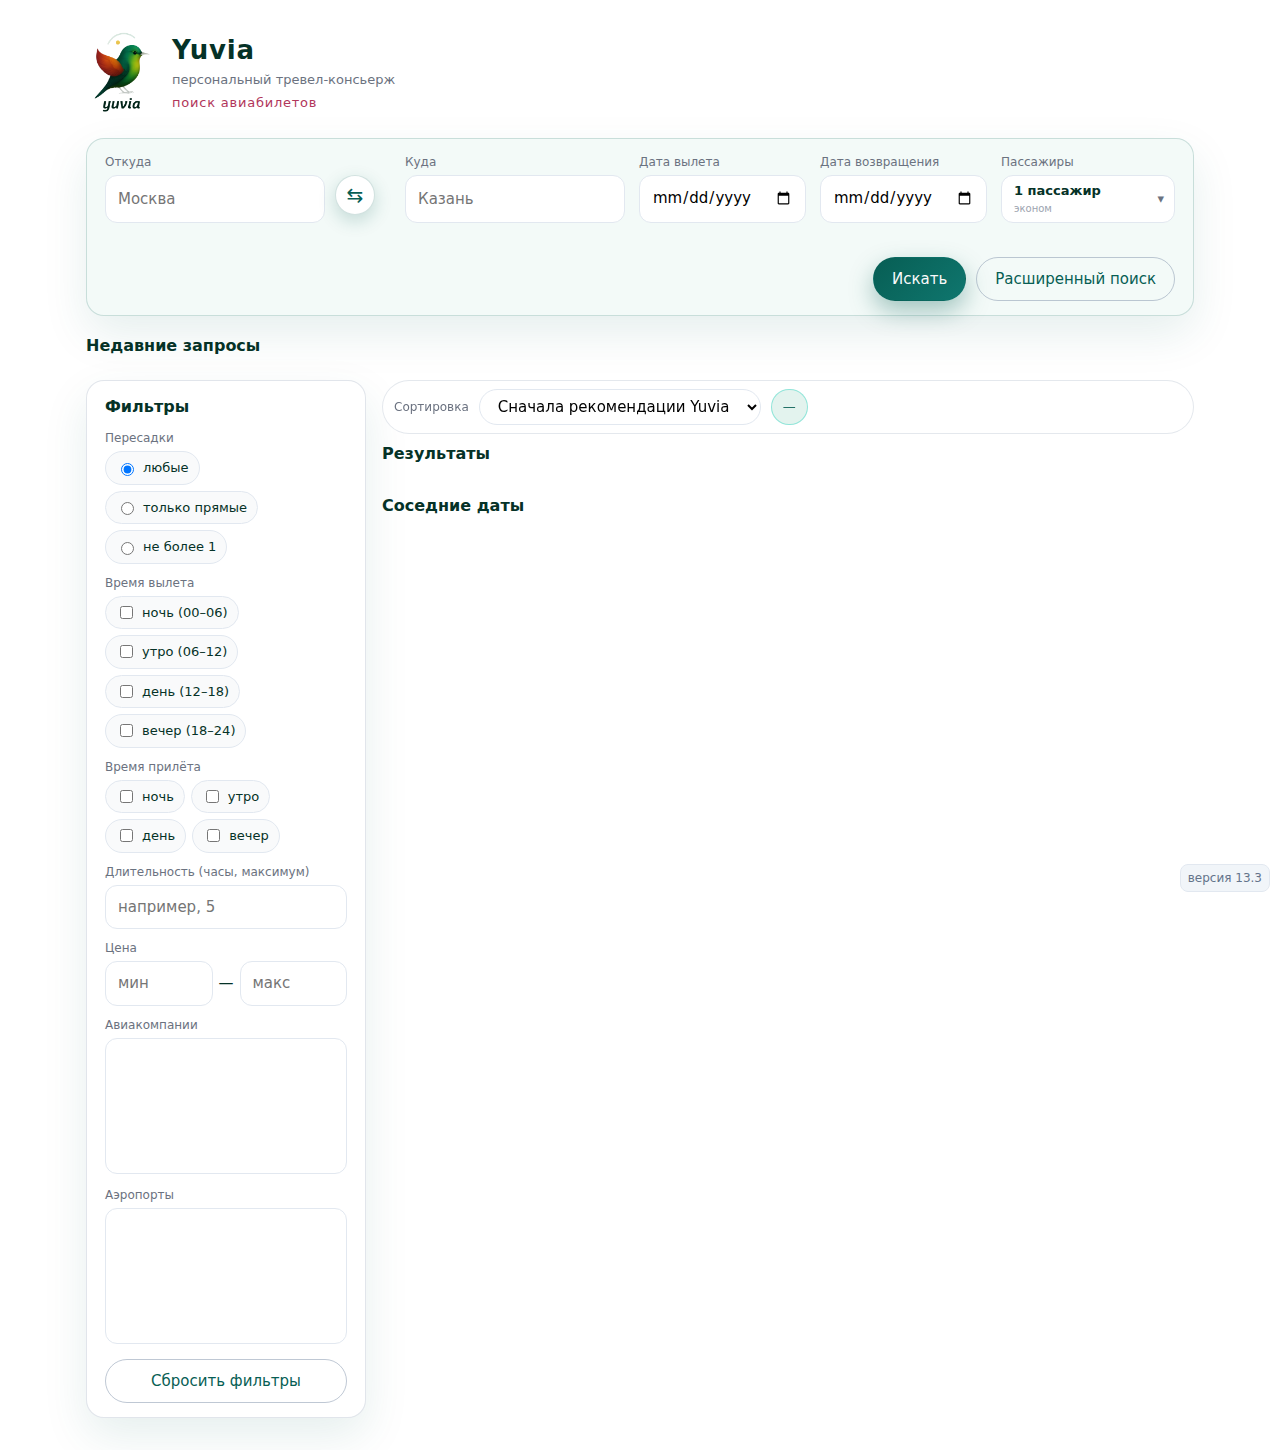
<file: index.html>
<!doctype html>
<html lang="ru">
<head>
  <meta charset="utf-8" />
  <meta name="viewport" content="width=device-width,initial-scale=1" />
  <title>Yuvia · Поиск авиабилетов</title>

  <!-- Иконка вкладки -->
  <link rel="icon" type="image/png" href="favicon.png" sizes="256x256">
  <link rel="shortcut icon" type="image/png" href="favicon.png">

  <style>
    :root{
      --bg:#ffffff;
      --surface:#ffffff;
      --ink:#053227;
      --muted:#6b7280;

      --accent:#075e54;
      --accent-soft:#e3f3ee;
      --accent-soft-2:#fff7e3;
      --berry:#b1365b;
      --sun:#f6c453;

      --danger:#dc2626;
      --ok:#16a34a;
      --line:#e2e8f0;
      --shadow-soft:0 18px 45px rgba(7,94,84,0.10);
      --radius-lg:18px;
      --radius-pill:999px;
    }

    *{box-sizing:border-box}

    body{
      margin:0;
      font:15px/1.5 system-ui,-apple-system,BlinkMacSystemFont,"Segoe UI",Roboto,Inter,Arial,sans-serif;
      color:var(--ink);
      background:var(--bg);
    }

    .wrap{
      max-width:1140px;
      margin:0 auto;
      padding:18px 16px 32px;
    }

    .card{
      background:var(--surface);
      border-radius:var(--radius-lg);
      border:1px solid rgba(148,163,184,0.28);
      box-shadow:var(--shadow-soft);
      padding:14px 18px;
    }

    #searchForm{
      background:#f3faf8;
      border-color:rgba(7,94,84,0.18);
    }

    .grid{display:grid; gap:12px}
    .grid-2{grid-template-columns:repeat(2,minmax(0,1fr))}
    .row{display:flex; gap:10px; align-items:center}

    input, select, button{
      font:inherit;
      border-radius:12px;
      border:1px solid var(--line);
      padding:10px 12px;
      background:#ffffff;
    }

    input:focus, select:focus{
      outline:none;
      border-color:rgba(34,197,133,0.9);
      box-shadow:0 0 0 1px rgba(34,197,133,0.4);
    }

    button{
      cursor:pointer;
      border-radius:var(--radius-pill);
      border:1px solid transparent;
      padding:10px 18px;
      background:var(--accent);
      color:#f9fafb;
      font-weight:500;
      white-space:nowrap;
    }

    .btn-primary{
      background:linear-gradient(135deg,#075e54,#0f766e);
      color:#f9fafb;
      box-shadow:0 10px 25px rgba(7,94,84,0.35);
    }
    .btn-primary:hover{
      background:linear-gradient(135deg,#064e3b,#0d6b60);
    }
    .btn-secondary{
      background:var(--accent-soft);
      color:var(--accent);
      border-color:rgba(45,212,191,0.6);
    }
    .btn-ghost{
      background:transparent;
      color:var(--accent);
      border-color:rgba(148,163,184,0.6);
    }

    .btn-sm{
      padding:6px 10px;
      font-size:13px;
      border-radius:999px;
    }

    .hint{font-size:12px;color:var(--muted);margin-top:3px}
    .label{font-size:12px;color:var(--muted);margin-bottom:4px}

    .section-title{
      margin:18px 0 10px;
      font-weight:600;
      font-size:16px;
    }

    .chips{display:flex;flex-wrap:wrap;gap:8px}
    .chip{
      border-radius:var(--radius-pill);
      padding:7px 11px;
      background:rgba(177,54,91,0.08);
      color:#7a1238;
      border:1px solid rgba(177,54,91,0.35);
      font-size:13px;
      cursor:pointer;
    }
    .chip#summaryChip{
      background:var(--accent-soft);
      color:var(--accent);
      border-color:rgba(45,212,191,0.45);
      cursor:default;
    }

    .divider{
      height:1px;
      margin:14px 0 10px;
      background:linear-gradient(90deg,rgba(148,163,184,0.3),rgba(148,163,184,0));
    }

    .two-col{
      display:grid;
      grid-template-columns:280px minmax(0,1fr);
      gap:16px;
      margin-top:12px;
    }

    .filters-block .pill{
      display:inline-flex;
      align-items:center;
      gap:6px;
      padding:6px 10px;
      border-radius:var(--radius-pill);
      border:1px solid var(--line);
      font-size:13px;
      background:#f9fafb;
    }

    .filters-block .pill input{
      width:auto;
      padding:0;
      border:none;
      box-shadow:none;
    }

    .toolbar{
      position:sticky;
      top:0;
      z-index:2;
      background:var(--surface);
      border:1px solid rgba(148,163,184,0.25);
      border-radius:var(--radius-pill);
      padding:8px 11px;
      display:flex;
      align-items:center;
      gap:10px;
      margin-bottom:8px;
    }
    .toolbar select{
      border-radius:999px;
      padding:7px 14px;
    }

    /* -------- Карточка результата -------- */
    .result{
      display:flex;
      flex-direction:column;
      gap:10px;
      padding:14px 16px;
      margin-bottom:10px;
      border-radius:16px;
      border:1px solid var(--line);
      background:#ffffff;
      transition:box-shadow .18s ease, transform .18s ease, border-color .18s ease;
    }
    .result:hover{
      box-shadow:0 18px 40px rgba(15,23,42,0.12);
      transform:translateY(-1px);
      border-color:rgba(7,94,84,0.25);
    }
    .result.highlighted{
      box-shadow:0 0 0 2px rgba(56,189,248,0.85),0 20px 45px rgba(15,23,42,0.25);
      transform:translateY(-1px);
    }

    .result-main{
      display:grid;
      grid-template-columns:minmax(0,260px) minmax(0,1fr) auto;
      gap:12px;
      align-items:center;
    }
.result-main-left-top{
  font-size:18px;
  font-weight:600;
  margin-bottom:2px;
}
.result-main-left-sub{
  font-size:13px;
  color:var(--muted);
}

    /* Блок "Туда / Обратно" в карточке */
.result-main-directions{
  margin-top:6px;
  display:flex;
  flex-direction:column;
  gap:3px;
  font-size:13px;
  color:var(--muted);
}
.result-leg-row{
  display:flex;
  gap:6px;
  align-items:flex-start;
}
.result-leg-label{
  font-weight:600;
  color:var(--ink);
  min-width:74px;
}
.result-leg-body{
  flex:1;
}

    .result-main-left-times{
      margin-top:4px;
      font-size:14px;
    }

    .result-main-right{
      text-align:right;
      display:flex;
      flex-direction:column;
      align-items:flex-end;
      gap:4px;
    }

    .price{
      font-weight:700;
      font-size:18px;
      white-space:nowrap;
    }

    .airline-logo-wrap{
      display:flex;
      align-items:center;
      gap:6px;
      font-size:12px;
      color:var(--muted);
    }

    .airline-logo{
      width:32px;
      height:32px;
      border-radius:999px;
      overflow:hidden;
      border:1px solid #e5e7eb;
      background:#ffffff;
      display:flex;
      align-items:center;
      justify-content:center;
      font-size:13px;
      font-weight:600;
      color:var(--accent);
    }
    .airline-logo img{
      width:70%;
      height:70%;
      object-fit:contain;
      display:block;
    }

    .result-main-right .btn-primary{
      margin-top:6px;
    }

    /* Линия маршрута + птичка */
    .route-timeline{
      display:flex;
      flex-direction:column;
      gap:4px;
    }
    .route-timeline-top{
      display:flex;
      justify-content:space-between;
      font-size:13px;
      color:var(--muted);
    }
    .route-line{
      position:relative;
      height:6px;
      border-radius:999px;
      background:linear-gradient(90deg,rgba(7,94,84,0.15),rgba(7,94,84,0.05));
      overflow:hidden;
    }
    .route-line-fill{
      position:absolute;
      inset:0;
      background:linear-gradient(90deg,#0d9488,#16a34a);
      opacity:0.18;
    }
    .route-bird-plane{
      position:absolute;
      top:0;
      left:0;
      transform:translate(-10%, -130%);
      width:22px;
      height:22px;
      border-radius:999px;
      background:#ffffff;
      border:1px solid rgba(34,197,133,0.6);
      display:flex;
      align-items:center;
      justify-content:center;
      font-size:11px;
      box-shadow:0 4px 14px rgba(7,94,84,0.4);
      animation:fly-route 6s ease-in-out infinite;
    }

    @keyframes fly-route{
      0%{
        transform:translate(-10%, -130%);
      }
      50%{
        transform:translate(110%, -145%);
      }
      100%{
        transform:translate(-10%, -130%);
      }
    }

    /* бейджи */
    .result-tags{
      display:flex;
      flex-wrap:wrap;
      gap:8px;
      align-items:center;
    }

    .badge{
      display:inline-flex;
      align-items:center;
      gap:6px;
      padding:5px 9px;
      border-radius:999px;
      font-size:12px;
      border:1px solid rgba(148,163,184,0.6);
      background:#f9fafb;
      color:#111827;
    }

    .badge-soft{
      background:var(--accent-soft);
      border-color:rgba(45,212,191,0.6);
      color:var(--accent);
    }

    .badge-rating{
      background:#ecfdf3;
      border-color:rgba(16,185,129,0.6);
      color:#047857;
      font-weight:600;
    }

    .badge-stress-low{
      background:#ecfdf3;
      border-color:rgba(16,185,129,0.6);
      color:#047857;
    }
    .badge-stress-medium{
      background:var(--accent-soft-2);
      border-color:rgba(250,204,21,0.6);
      color:#92400e;
    }
    .badge-stress-high{
      background:#fef2f2;
      border-color:rgba(248,113,113,0.7);
      color:#b91c1c;
    }

    .badge-chip{
      background:#f3f4f6;
      border-color:#e5e7eb;
      color:#4b5563;
    }

    .badge-yuvia{
      background:linear-gradient(135deg,rgba(7,94,84,0.1),rgba(13,148,136,0.25));
      border-color:rgba(13,148,136,0.7);
      color:#064e3b;
      box-shadow:0 6px 18px rgba(13,148,136,0.35);
      font-weight:600;
    }

    .result-footer{
      display:flex;
      justify-content:space-between;
      gap:10px;
      align-items:flex-start;
      border-top:1px dashed #e5e7eb;
      padding-top:8px;
      margin-top:4px;
      font-size:13px;
      color:var(--muted);
      flex-wrap:wrap;
    }
    .result-footer-actions{
      display:flex;
      flex-wrap:wrap;
      gap:6px;
      justify-content:flex-end;
    }

    .result-footer strong{
      color:var(--ink);
    }

    .bad{color:var(--danger)}
    .ok{color:var(--ok)}

    .skeleton{
      height:62px;
      border-radius:12px;
      background:linear-gradient(90deg,#f4f7fb 25%,#edf2f7 37%,#f4f7fb 63%);
      background-size:200% 100%;
      animation:sh 1.1s ease-in-out infinite;
    }
    @keyframes sh{
      0%{background-position:-200% 0}
      100%{background-position:200% 0}
    }

    /* Бренд в шапке */
    .brand{
      display:flex;
      align-items:center;
      gap:14px;
      margin-bottom:12px;
    }
    .brand-logo{
      width:72px;
      height:auto;
    }
    .brand-name{
      font-size:26px;
      font-weight:650;
      letter-spacing:0.03em;
    }
    .brand-tagline{
      font-size:13px;
      color:var(--muted);
    }
    .brand-subline{
      font-size:13px;
      color:var(--berry);
      text-transform:none;
      letter-spacing:.06em;
      margin-top:4px;
      font-weight:500;
    }

    .advanced.hidden{display:none;}

    /* ------- Форма поиска ------- */

    .search-grid input,
    .pax-trigger{
      height:48px;
      padding-top:9px;
      padding-bottom:9px;
    }

    .search-grid{
      display:grid;
      grid-template-columns:
        1.25fr
        52px
        1.25fr
        0.9fr
        0.9fr
        1.05fr;
      grid-auto-rows:auto;
      column-gap:14px;
      row-gap:4px;
      align-items:start;
    }

    .search-grid .label{
      margin:0;
      align-self:end;
    }

    .search-grid .hint{
      margin:0;
      align-self:start;
      font-size:12px;
    }

    .pax-hint-placeholder{
      min-height:16px;
      font-size:12px;
      align-self:start;
    }

    .swap-cell{
      display:flex;
      align-items:center;
      justify-content:center;
      transform:translateX(-10px);
    }
    .swap-cell--full{}

    .swap-btn{
      width:40px;
      height:40px;
      border-radius:999px;
      border:1px solid rgba(7,94,84,0.18);
      background:#ffffff;
      display:flex;
      align-items:center;
      justify-content:center;
      font-size:20px;
      line-height:1;
      color:#075e54;
      box-shadow:0 6px 18px rgba(7,94,84,0.20);
      cursor:pointer;
      padding:0;
    }
    .swap-btn:hover{
      background:#ecfdf5;
    }

    .search-actions-row{
      margin-top:14px;
      display:flex;
      justify-content:flex-end;
      gap:10px;
    }

    /* Пассажиры */
    .pax-field{position:relative;}

    .pax-trigger{
      width:100%;
      border-radius:12px;
      border:1px solid var(--line);
      padding:6px 34px 6px 12px;
      background:#ffffff;
      display:flex;
      flex-direction:column;
      align-items:flex-start;
      justify-content:center;
      cursor:pointer;
      position:relative;
      color:var(--ink);
    }

    .pax-main{
      font-size:13px;
      font-weight:600;
    }
    .pax-sub{
      font-size:10px;
      color:#9ca3af;
      margin-top:1px;
    }

    .pax-chevron{
      position:absolute;
      right:10px;
      top:50%;
      transform:translateY(-50%);
      font-size:13px;
      color:var(--muted);
    }

    .pax-panel{
      position:absolute;
      right:0;
      margin-top:6px;
      background:#ffffff;
      border-radius:16px;
      box-shadow:0 18px 45px rgba(15,23,42,0.18);
      padding:14px 18px 12px;
      width:280px;
      z-index:50;
    }
    .pax-panel.hidden{
      display:none;
    }

    .pax-row{
      display:flex;
      align-items:center;
      justify-content:space-between;
      margin-bottom:10px;
    }
    .pax-label-wrap{
      max-width:60%;
    }
    .pax-title{
      font-size:14px;
      font-weight:500;
    }
    .pax-note{
      font-size:12px;
      color:var(--muted);
      margin-top:2px;
    }
    .pax-counter{
      display:flex;
      align-items:center;
      gap:10px;
    }
    .pax-btn{
      width:32px;
      height:32px;
      border-radius:999px;
      border:1px solid var(--line);
      background:#ffffff;
      display:flex;
      align-items:center;
      justify-content:center;
      font-size:20px;
      line-height:1;
      color:var(--accent);
      padding:0;
    }
    .pax-count{
      width:18px;
      text-align:center;
      font-weight:500;
    }

    .pax-cabin{
      margin-top:8px;
      border-radius:999px;
      border:1px solid var(--line);
      display:grid;
      grid-template-columns:1fr 1fr;
      overflow:hidden;
    }
    .pax-cabin-btn{
      border:none;
      border-radius:0;
      padding:8px 4px;
      font-size:13px;
      background:#f9fafb;
      color:var(--muted);
    }
    .pax-cabin-btn.active{
      background:var(--accent);
      color:#ffffff;
    }

    /* Избранные и сравнение */
    .favorites-block,
    .compare-block{
      margin-bottom:10px;
      background:#f9fafb;
      border-style:dashed;
      border-color:#d1d5db;
    }

    .favorites-list,
    .compare-list{
      display:flex;
      flex-wrap:wrap;
      gap:10px;
      margin-top:6px;
    }

    .mini-flight{
      border-radius:14px;
      border:1px solid #e5e7eb;
      background:#ffffff;
      padding:8px 10px;
      font-size:13px;
      min-width:180px;
      cursor:pointer;
    }
    .mini-flight:hover{
      border-color:var(--accent);
      box-shadow:0 8px 20px rgba(15,23,42,0.12);
    }
    .mini-flight-title{
      font-weight:600;
      margin-bottom:2px;
    }
    .mini-flight-meta{
      font-size:12px;
      color:var(--muted);
    }

    .hidden{display:none !important;}

    /* Модалка сравнения */
    .compare-modal-backdrop{
      position:fixed;
      inset:0;
      background:rgba(15,23,42,0.35);
      display:flex;
      align-items:center;
      justify-content:center;
      z-index:998;
    }
    .compare-modal{
      background:#ffffff;
      border-radius:18px;
      padding:16px 20px;
      max-width:760px;
      width:100%;
      box-shadow:0 28px 70px rgba(15,23,42,0.55);
    }
    .compare-modal h3{
      margin:0 0 10px;
      font-size:18px;
    }
    .compare-table{
      width:100%;
      border-collapse:collapse;
      font-size:13px;
    }
    .compare-table th,
    .compare-table td{
      padding:6px 8px;
      border-bottom:1px solid #e5e7eb;
      text-align:left;
      white-space:nowrap;
    }
    .compare-table th{
      font-weight:600;
      color:#4b5563;
    }
    .compare-close{
      margin-top:10px;
      display:flex;
      justify-content:flex-end;
    }

    @media (max-width:900px){
      .two-col{grid-template-columns:1fr}

      .search-grid{
        grid-template-columns:1fr;
      }

      .swap-cell{
        justify-content:flex-start;
      }

      .search-actions-row{
        justify-content:flex-start;
        flex-wrap:wrap;
      }

      .pax-panel{
        right:auto;
        left:0;
      }

      .result-main{
        grid-template-columns:1fr;
        align-items:flex-start;
      }

      .result-main-right{
        align-items:flex-start;
        text-align:left;
      }

      .result-footer{
        flex-direction:column;
        align-items:flex-start;
      }
      .result-footer-actions{
        justify-content:flex-start;
      }

      .compare-modal{
        margin:0 10px;
      }
      .compare-table{
        font-size:12px;
      }
    }

    /* overlay загрузки */
    .loading-overlay{
      position:fixed;
      inset:0;
      background:#ffffff;
      backdrop-filter:blur(12px);
      display:flex;
      align-items:center;
      justify-content:center;
      z-index:999;
    }
    .loading-overlay.hidden{display:none;}

    .loading-inner{
      text-align:center;
    }

    .loading-logo-wrap{
      position:relative;
      display:inline-block;
      max-width:260px;
      width:100%;
      margin:0 auto;
      animation:logo-float 3s ease-in-out infinite;
    }

    .loading-logo-video{
      display:block;
      max-width:260px;
      max-height:40vh;
      width:100%;
      height:auto;
      border-radius:24px;
    }

    .loading-logo-wrap::before{
      content:"";
      position:absolute;
      left:10%;
      right:10%;
      bottom:-10px;
      height:18px;
      border-radius:999px;
      background:radial-gradient(ellipse at center, rgba(7,94,84,0.45), transparent 60%);
      filter:blur(8px);
      opacity:0.75;
      animation:glow-pulse 2.2s ease-in-out infinite;
    }

    @keyframes logo-float{
      0%,100%{ transform:translateY(0); }
      50%{ transform:translateY(-8px); }
    }

    @keyframes glow-pulse{
      0%,100%{
        transform:scaleX(1);
        opacity:0.6;
      }
      50%{
        transform:scaleX(1.12);
        opacity:0.9;
      }
    }

    .loading-text{
      margin-top:14px;
      font-size:16px;
      color:var(--muted);
    }

    .version{
      position:fixed;
      bottom:8px;
      right:10px;
      font-size:12px;
      color:#64748b;
      background:#f1f5f9;
      border:1px solid #e2e8f0;
      border-radius:8px;
      padding:4px 7px;
      z-index:990;
    }
  </style>
</head>
<body>
<div class="wrap">
  <!-- Бренд -->
  <header class="brand">
    <img src="Logo-Full.png" alt="Yuvia" class="brand-logo">
    <div class="brand-text">
      <div class="brand-name">Yuvia</div>
      <div class="brand-tagline">персональный тревел-консьерж</div>
      <div class="brand-subline">поиск авиабилетов</div>
    </div>
  </header>

  <!-- Форма поиска -->
  <div class="card" id="searchForm">
    <div class="search-grid">
      <div class="label">Откуда</div>
      <div></div>
      <div class="label">Куда</div>
      <div class="label">Дата вылета</div>
      <div class="label">Дата возвращения</div>
      <div class="label">Пассажиры</div>

      <div>
        <input id="origin" placeholder="Москва" autocomplete="off" />
      </div>

      <div class="swap-cell swap-cell--full">
        <button type="button" class="swap-btn" id="swapInline" aria-label="Поменять местами города">⇆</button>
      </div>

      <div>
        <input id="destination" placeholder="Казань" autocomplete="off" />
      </div>

      <div>
        <input id="depart" type="date" />
      </div>

      <div>
        <input id="ret" type="date" />
      </div>

      <div class="pax-field">
        <button type="button" class="pax-trigger" id="paxTrigger">
          <div class="pax-main" id="paxMainText">1 пассажир</div>
          <div class="pax-sub" id="paxSubText">эконом</div>
          <span class="pax-chevron">▾</span>
        </button>

        <select id="adults" style="display:none">
          <option>1</option><option>2</option><option>3</option>
          <option>4</option><option>5</option><option>6</option>
        </select>

        <div class="pax-panel hidden" id="paxPanel">
          <div class="pax-row">
            <div class="pax-label-wrap">
              <div class="pax-title">Взрослые</div>
              <div class="pax-note">от 12 лет</div>
            </div>
            <div class="pax-counter">
              <button class="pax-btn" type="button" data-kind="adults" data-delta="-1">−</button>
              <div class="pax-count" data-kind="adults">1</div>
              <button class="pax-btn" type="button" data-kind="adults" data-delta="1">+</button>
            </div>
          </div>

          <div class="pax-row">
            <div class="pax-label-wrap">
              <div class="pax-title">Дети</div>
              <div class="pax-note">от 2 до 12 лет</div>
            </div>
            <div class="pax-counter">
              <button class="pax-btn" type="button" data-kind="children" data-delta="-1">−</button>
              <div class="pax-count" data-kind="children">0</div>
              <button class="pax-btn" type="button" data-kind="children" data-delta="1">+</button>
            </div>
          </div>

          <div class="pax-row">
            <div class="pax-label-wrap">
              <div class="pax-title">Младенцы</div>
              <div class="pax-note">до 2 лет (без места)</div>
            </div>
            <div class="pax-counter">
              <button class="pax-btn" type="button" data-kind="infants" data-delta="-1">−</button>
              <div class="pax-count" data-kind="infants">0</div>
              <button class="pax-btn" type="button" data-kind="infants" data-delta="1">+</button>
            </div>
          </div>

          <div class="pax-cabin">
            <button type="button" class="pax-cabin-btn active" data-cabin="eco">Эконом</button>
            <button type="button" class="pax-cabin-btn" data-cabin="business">Бизнес</button>
          </div>
        </div>
      </div>

      <div class="hint" id="originIataHint"></div>
      <div></div>
      <div class="hint" id="destIataHint"></div>
      <div class="hint" id="departHint"></div>
      <div class="hint" id="retHint"></div>
      <div class="pax-hint-placeholder"></div>
    </div>

    <div class="search-actions-row">
      <button class="btn-primary" id="doSearch">Искать</button>
      <button class="btn-ghost" id="toggleAdvanced">Расширенный поиск</button>
    </div>

    <div id="advancedBlock" class="advanced hidden">
      <div class="divider"></div>
      <div class="grid grid-2">
        <div>
          <div class="label">Валюта</div>
          <select id="currency">
            <option value="RUB">RUB ₽</option>
            <option value="USD">USD $</option>
            <option value="EUR">EUR €</option>
          </select>
        </div>
        <div>
          <div class="label">Маршрут</div>
          <select id="oneway">
            <option value="no">Туда-обратно</option>
            <option value="yes">Только в одну сторону</option>
          </select>
        </div>
        <div>
          <div class="label">Гибкие даты</div>
          <select id="flexMode">
            <option value="none">Отключено</option>
            <option value="weekend">Ближайшие выходные</option>
            <option value="plus3">± 3 дня</option>
            <option value="plus7">± 7 дней</option>
          </select>
        </div>
        <div>
          <div class="label">Класс обслуживания</div>
          <select id="cabin">
            <option value="eco">Эконом</option>
            <option value="business">Бизнес</option>
          </select>
        </div>
        <div class="row" style="justify-content:flex-end;gap:6px;align-items:flex-end">
          <button class="btn-secondary" id="swap">Поменять местами</button>
          <button class="btn-ghost" id="copyLink">Скопировать ссылку</button>
          <button class="btn-ghost" id="reset">Сбросить форму</button>
        </div>
      </div>
      <div class="hint" id="weekendHint" style="margin-top:6px"></div>
    </div>
  </div>

  <!-- Недавние запросы -->
  <div class="section-title">Недавние запросы</div>
  <div class="chips" id="recentChips"></div>

  <!-- Фильтры + результаты -->
  <div class="two-col">
    <!-- Фильтры -->
    <div class="card filters-block">
      <div class="section-title" style="margin-top:0">Фильтры</div>

      <div class="label">Пересадки</div>
      <div style="display:flex;flex-wrap:wrap;gap:6px">
        <label class="pill"><input type="radio" name="stops" value="any" checked> любые</label>
        <label class="pill"><input type="radio" name="stops" value="0"> только прямые</label>
        <label class="pill"><input type="radio" name="stops" value="1"> не более 1</label>
      </div>

      <div class="label" style="margin-top:10px">Время вылета</div>
      <div style="display:flex;flex-wrap:wrap;gap:6px">
        <label class="pill"><input type="checkbox" class="depwin" value="night"> ночь (00–06)</label>
        <label class="pill"><input type="checkbox" class="depwin" value="morning"> утро (06–12)</label>
        <label class="pill"><input type="checkbox" class="depwin" value="day"> день (12–18)</label>
        <label class="pill"><input type="checkbox" class="depwin" value="evening"> вечер (18–24)</label>
      </div>

      <div class="label" style="margin-top:10px">Время прилёта</div>
      <div style="display:flex;flex-wrap:wrap;gap:6px">
        <label class="pill"><input type="checkbox" class="arrwin" value="night"> ночь</label>
        <label class="pill"><input type="checkbox" class="arrwin" value="morning"> утро</label>
        <label class="pill"><input type="checkbox" class="arrwin" value="day"> день</label>
        <label class="pill"><input type="checkbox" class="arrwin" value="evening"> вечер</label>
      </div>

      <div class="label" style="margin-top:10px">Длительность (часы, максимум)</div>
      <input type="number" id="durMax" min="0" step="1" placeholder="например, 5" style="width:100%">

      <div class="label" style="margin-top:10px">Цена</div>
      <div class="row" style="gap:6px;align-items:center">
        <input type="number" id="priceMin" placeholder="мин" style="flex:1;min-width:0">
        <span>—</span>
        <input type="number" id="priceMax" placeholder="макс" style="flex:1;min-width:0">
      </div>

      <div class="label" style="margin-top:10px">Авиакомпании</div>
      <select id="airlineFilter" multiple size="6" style="width:100%"></select>

      <div class="label" style="margin-top:10px">Аэропорты</div>
      <select id="airportFilter" multiple size="6" style="width:100%"></select>

      <button class="btn-ghost" id="clearFilters" style="margin-top:12px;width:100%">Сбросить фильтры</button>
    </div>

    <!-- Результаты -->
    <div>
      <!-- Избранные рейсы -->
      <div id="favoritesBlock" class="card favorites-block hidden"></div>

      <!-- Сравнение рейсов -->
      <div id="compareBlock" class="card compare-block hidden"></div>

      <div class="toolbar">
        <div class="label" style="margin:0">Сортировка</div>
        <select id="sortBy">
          <option value="yuvia_score">Сначала рекомендации Yuvia</option>
          <option value="price_asc">Сначала дешёвые</option>
          <option value="price_desc">Сначала дорогие</option>
          <option value="duration_asc">Короткий путь</option>
          <option value="depart_asc">Ранний вылет</option>
        </select>
        <div class="chip" id="summaryChip" title="Краткая сводка по цене">—</div>
      </div>

      <div class="section-title" style="margin-top:4px">Результаты</div>
      <div id="results" class="grid"></div>

      <div class="section-title">Соседние даты</div>
      <div id="matrix" class="chips"></div>
    </div>
  </div>
</div>

<div id="loadingOverlay" class="loading-overlay hidden">
  <div class="loading-inner">
    <div class="loading-logo-wrap">
      <video
        class="loading-logo-video"
        autoplay
        muted
        loop
        playsinline
        preload="auto"
      >
        <source src="Yuvia_Anim.webm" type="video/webm">
      </video>
    </div>
    <div class="loading-text">Ищем лучшие варианты...</div>
  </div>
</div>

<div class="version">версия 13.3</div>

<script>
/* ========= helpers ========= */
const $ = (sel)=>document.querySelector(sel);
const fmt2 = (n)=>String(n).padStart(2,'0');
const todayLocal = (()=>{ const t=new Date(); return new Date(t.getFullYear(),t.getMonth(),t.getDate()); })();

function parseDateSmart(s){
  if(!s) return null;
  if(/^\d{4}-\d{2}-\d{2}$/.test(s)){
    const [y,m,d] = s.split('-').map(Number);
    const dt = new Date(y, m-1, d);
    return isNaN(dt)?null:dt;
  }
  if(/^\d{1,2}\.\d{1,2}\.\d{4}$/.test(s)){
    const [dd,mm,yy] = s.split('.').map(Number);
    const dt = new Date(yy, mm-1, dd);
    return isNaN(dt)?null:dt;
  }
  return null;
}
function toISO(d){
  if(!d) return "";
  const y = d.getFullYear();
  const m = fmt2(d.getMonth() + 1);
  const day = fmt2(d.getDate());
  return `${y}-${m}-${day}`;
}

function ddmmyyyy(d){return `${fmt2(d.getDate())}.${fmt2(d.getMonth()+1)}.${d.getFullYear()}`;}

function weekendAround(today=new Date()){
  const t = new Date(today.getFullYear(), today.getMonth(), today.getDate());
  const wd = t.getDay();
  let sat = new Date(t);
  sat.setDate(t.getDate() + ((6 - (wd||7)) % 7) || 7);
  if (wd === 6 || wd === 0) { sat.setDate(sat.getDate() + 7); }
  const sun = new Date(sat); sun.setDate(sat.getDate()+1);
  return {sat, sun};
}
function clampToFuture(d){
  if(!d) return null;
  return d < todayLocal ? todayLocal : d;
}

function timeWindowStrToRange(v){
  if(v==='night') return [0,6];
  if(v==='morning') return [6,12];
  if(v==='day') return [12,18];
  if(v==='evening') return [18,24];
  return null;
}

/* извлечение времени из разных форматов */
function extractTime(val){
  if(!val) return '';
  if(/^\d{2}:\d{2}/.test(val)) return val.slice(0,5);
  const m = String(val).match(/T(\d{2}:\d{2})/);
  if(m) return m[1];
  return '';
}
function extractDateStr(val){
  if(!val) return '';
  let iso = '';
  if(/^\d{4}-\d{2}-\d{2}$/.test(val)) iso = val;
  else{
    const m = String(val).match(/(\d{4}-\d{2}-\d{2})/);
    if(m) iso = m[1];
  }
  if(!iso) return '';
  return iso.split('-').reverse().join('.');
}

/* ========= state: недавние запросы ========= */
function saveRecent(item){
  const key='recent';
  const list = JSON.parse(localStorage.getItem(key)||'[]');
  const norm = JSON.stringify({...item, ts:undefined});
  const idx = list.findIndex(x=>JSON.stringify({...x,ts:undefined})===norm);
  if(idx!==-1) list.splice(idx,1);
  list.unshift({...item, ts:Date.now()});
  while(list.length>5) list.pop();
  localStorage.setItem(key, JSON.stringify(list));
  renderRecent();
}
function renderRecent(){
  const cont = $('#recentChips'); cont.innerHTML='';
  const list = JSON.parse(localStorage.getItem('recent')||'[]');
  list.forEach(r=>{
    const chip = document.createElement('div'); chip.className='chip';
    const d = r.depart ? ddmmyyyy(parseDateSmart(r.depart)) : '';
    chip.textContent = `${r.origin_city} → ${r.dest_city} ${d}${r.oneway==='yes'?' (OW)':''}`;
    chip.onclick=()=>{applyState(r); doSearch();};
    cont.appendChild(chip);
  });
}
function applyState(st){
  $('#origin').value = st.origin_city || '';
  $('#destination').value = st.dest_city || '';
  $('#depart').value = st.depart || '';
  $('#ret').value = st.ret || '';
  $('#currency').value = st.currency || 'RUB';
  $('#adults').value = st.adults || '1';
  $('#oneway').value = st.oneway || 'no';
  $('#flexMode').value = st.flex || 'none';
  originIATA = st.origin_iata || '';
  destIATA = st.dest_iata || '';
  $('#originIataHint').textContent = originIATA?('IATA: '+originIATA):'';
  $('#destIataHint').textContent = destIATA?('IATA: '+destIATA):'';
  toggleOneWay();
  updateWeekendHint();
}
function syncURLFromState(params){
  const qp = new URLSearchParams(window.location.search);
  Object.entries(params).forEach(([k,v])=>{
    if(v===undefined || v===null || v==='') qp.delete(k); else qp.set(k,String(v));
  });
  const url = `${location.pathname}?${qp.toString()}`;
  history.replaceState(null,'',url);
}
function restoreFromURL(){
  const p = new URLSearchParams(location.search);
  const get = (k, def='') => p.get(k) ?? def;
  const s = {
    origin_city: get('oc'),
    dest_city:   get('dc'),
    depart:      get('d'),
    ret:         get('r'),
    currency:    get('cur','RUB'),
    adults:      get('ad','1'),
    oneway:      get('ow','no'),
    flex:        get('fx','none'),
    origin_iata: get('oi') || '',
    dest_iata:   get('di') || ''
  };
  if(s.origin_city || s.dest_city) applyState(s);
}

/* ========= подсказки городов ========= */
let originIATA = '', destIATA = '';

async function suggestCity(q){
  if(!q || q.length<2) return [];
  const url = `https://autocomplete.travelpayouts.com/places2?term=${encodeURIComponent(q)}&locale=ru&types[]=city`;
  const r = await fetch(url); if(!r.ok) return [];
  return await r.json();
}

let suggestBox = null;
let suggestInput = null;
function ensureSuggestBox(){
  if(suggestBox) return suggestBox;
  suggestBox = document.createElement('div');
  Object.assign(suggestBox.style,{
    position:'absolute',
    background:'#ffffff',
    border:'1px solid #e2e8f0',
    borderRadius:'8px',
    boxShadow:'0 12px 30px rgba(15,23,42,0.15)',
    zIndex:9999,
    minWidth:'220px',
    maxHeight:'260px',
    overflowY:'auto',
    fontSize:'14px'
  });
  document.body.appendChild(suggestBox);
  suggestBox.hidden = true;
  return suggestBox;
}
function closeSuggest(){
  if(!suggestBox) return;
  suggestBox.hidden = true;
  suggestBox.innerHTML = '';
  suggestInput = null;
}
function openSuggestFor(input, items, onPick){
  const box = ensureSuggestBox();
  box.innerHTML = '';
  items.slice(0,7).forEach(item=>{
    const row = document.createElement('div');
    row.textContent = `${item.name}, ${item.country_name} (${item.code})`;
    Object.assign(row.style,{padding:'8px 10px',cursor:'pointer'});
    row.onmouseenter=()=>row.style.background='#f1f5f9';
    row.onmouseleave=()=>row.style.background='#ffffff';
    row.onmousedown = e=>e.preventDefault();
    row.onclick=()=>{
      input.value=item.name;
      onPick(item);
      closeSuggest();
    };
    box.appendChild(row);
  });
  const r = input.getBoundingClientRect();
  box.style.left = (r.left + window.scrollX)+'px';
  box.style.top = (r.bottom + window.scrollY)+'px';
  box.style.width = r.width+'px';
  suggestInput = input;
  box.hidden = false;
}
document.addEventListener('pointerdown',(e)=>{
  if(!suggestBox || suggestBox.hidden) return;
  if(e.target===suggestInput) return;
  if(!suggestBox.contains(e.target)) closeSuggest();
},true);
window.addEventListener('scroll',closeSuggest,true);
window.addEventListener('resize',closeSuggest);
document.addEventListener('keydown',e=>{ if(e.key==='Escape') closeSuggest(); });

function attachSuggest(inputEl, onPick){
  inputEl.addEventListener('input', async ()=>{
    const q = inputEl.value.trim();
    if(q.length<2){ closeSuggest(); return; }
    const list = await suggestCity(q);
    if(!list.length){ closeSuggest(); return; }
    openSuggestFor(inputEl,list,onPick);
  });
  inputEl.addEventListener('focus', async ()=>{
    const q = inputEl.value.trim();
    if(q.length<2){ return; }
    const list = await suggestCity(q);
    if(list.length) openSuggestFor(inputEl,list,onPick);
  });
}

attachSuggest($('#origin'), (item)=>{ originIATA=item.code; $('#originIataHint').textContent='IATA: '+originIATA; });
attachSuggest($('#destination'), (item)=>{ destIATA=item.code; $('#destIataHint').textContent='IATA: '+destIATA; });

/* ========= one-way ========= */
function toggleOneWay(){
  const ow = $('#oneway').value==='yes';
  const ret = $('#ret');
  if(ow){ ret.value=''; ret.disabled=true; $('#retHint').textContent=''; }
  else { ret.disabled=false; }
}
$('#oneway').addEventListener('change',()=>{
  toggleOneWay();
  syncURLFromState({ow:$('#oneway').value});
});

/* ========= гибкие даты ========= */
function updateWeekendHint(){
  const fm = $('#flexMode').value;
  const h = $('#weekendHint');
  if(fm!=='weekend'){ h.textContent=''; return; }
  const {sat,sun}=weekendAround(new Date());
  h.textContent = `Ближайшие выходные: ${ddmmyyyy(sat)} — ${ddmmyyyy(sun)}`;
}
$('#flexMode').addEventListener('change',()=>{
  updateWeekendHint();
  syncURLFromState({fx:$('#flexMode').value});
});

/* ========= диплинк на Aviasales ========= */
const MARKER = 672309;
function buildDeeplink({ori, dst, d1, d2, currency, adults, oneway}){
  const DD1 = d1 ? (fmt2(d1.getDate()) + fmt2(d1.getMonth()+1)) : '';
  const DD2 = d2 ? (fmt2(d2.getDate()) + fmt2(d2.getMonth()+1)) : '';
  let slug = '';
  if(oneway==='yes'){
    slug = `/${ori}${DD1}${dst}1`;
  } else {
    slug = `/${ori}${DD1}${dst}${DD2}1`;
  }
  const params = new URLSearchParams({
    marker: MARKER,
    with_request: 'true',
    adults: String(adults||1),
    currency: (currency||'RUB').toLowerCase(),
    utm_source: 'yuvia_miniapp'
  });
  return `https://www.aviasales.ru/search${slug}?${params.toString()}`;
}

/* ========= API ========= */
const API_BASE = 'https://yuvia-flights-api.yuviabot.workers.dev';

async function callJSON(path){
  const url = path.startsWith('http') ? path : API_BASE + path;
  const r = await fetch(url);
  if(!r.ok) throw new Error('HTTP '+r.status);
  return await r.json();
}

/* ========= состояние результатов + избранное/сравнение ========= */
let allResults = [];
let baseCurrency = 'RUB';
let favorites = [];
let compareList = [];

function loadFavorites(){
  try{
    favorites = JSON.parse(localStorage.getItem('yuvia_favs') || '[]');
  }catch(e){
    favorites = [];
  }
}
function saveFavorites(){
  localStorage.setItem('yuvia_favs', JSON.stringify(favorites));
}
function isFavorite(id){
  return favorites.some(f=>f.id===id);
}

function toggleFavoriteById(id){
  const idx = favorites.findIndex(f=>f.id===id);
  if(idx!==-1){
    favorites.splice(idx,1);
  }else{
    const f = allResults.find(x=>x.id===id);
    if(f) favorites.push(f);
  }
  saveFavorites();
  renderFavoritesBlock();
  applyFiltersAndSort();
}

function clearFavorites(){
  favorites = [];
  saveFavorites();
  renderFavoritesBlock();
  applyFiltersAndSort();
}

/* сравнение */
function isInCompare(id){
  return compareList.some(f=>f.id===id);
}
function toggleCompareById(id){
  const idx = compareList.findIndex(f=>f.id===id);
  if(idx!==-1){
    compareList.splice(idx,1);
  }else{
    const f = allResults.find(x=>x.id===id);
    if(f) compareList.push(f);
  }
  renderCompareBlock();
  applyFiltersAndSort();
}
function clearCompare(){
  compareList = [];
  renderCompareBlock();
}

function scrollToResult(id){
  const el = document.querySelector(`.result[data-id="${id}"]`);
  if(!el) return;
  el.classList.add('highlighted');
  el.scrollIntoView({behavior:'smooth', block:'center'});
  setTimeout(()=>el.classList.remove('highlighted'), 1600);
}

/* ========= skeleton + matrix ========= */
function showLoadingSkeleton(){
  const r = $('#results'); r.innerHTML='';
  for(let i=0;i<4;i++){
    const s=document.createElement('div'); s.className='skeleton'; r.appendChild(s);
  }
}
function showMatrix(chips){
  const m = $('#matrix'); m.innerHTML='';
  chips.forEach(c=>{
    const el=document.createElement('div'); el.className='chip';
    el.textContent = `${c.dstr} · от ${c.price} ${c.currency}`;
    el.onclick=()=>{
      const dt = parseDateSmart(c.dstr);
      if(dt) $('#depart').value = toISO(dt);
      syncURLFromState({d:$('#depart').value});
      doSearch();
    };
    m.appendChild(el);
  });
}
function renderAirlinesFilter(){
  const sel = $('#airlineFilter');
  const set = new Set(allResults.map(x=>x.airline).filter(Boolean));
  const cur = new Set(Array.from(sel.selectedOptions||[]).map(o=>o.value));
  sel.innerHTML = [...set].sort().map(a=>`<option value="${a}">${a}</option>`).join('');
  Array.from(sel.options).forEach(o=>{ if(cur.has(o.value)) o.selected=true; });
}
function renderAirportsFilter(){
  const sel = $('#airportFilter');
  const set = new Set();
  allResults.forEach(x=>{
    if(x.origin_airport) set.add(`FROM:${x.origin_airport}`);
    if(x.dest_airport) set.add(`TO:${x.dest_airport}`);
  });
  const cur = new Set(Array.from(sel.selectedOptions||[]).map(o=>o.value));
  sel.innerHTML = [...set].sort().map(a=>{
    return `<option value="${a}">${a.replace(/^FROM:/,'Отправление: ').replace(/^TO:/,'Прибытие: ')}</option>`;
  }).join('');
  Array.from(sel.options).forEach(o=>{ if(cur.has(o.value)) o.selected=true; });
}
function summarize(){
  if(!allResults.length){ $('#summaryChip').textContent='—'; return; }
  const prices = allResults.map(x=>x.price).sort((a,b)=>a-b);
  const min = prices[0];
  const avg = Math.round(prices.reduce((s,v)=>s+v,0)/prices.length);
  $('#summaryChip').textContent = `от ${min.toLocaleString('ru-RU')} · средняя ${avg.toLocaleString('ru-RU')} ${baseCurrency}`;
}

/* ========= Избранное / сравнение: отрисовка ========= */
function renderFavoritesBlock(){
  const block = $('#favoritesBlock');
  if(!block) return;
  if(!favorites.length){
    block.classList.add('hidden');
    block.innerHTML='';
    return;
  }
  block.classList.remove('hidden');
  const listHtml = favorites.map(f=>{
    const title=`${f.origin} → ${f.destination}`;
    const meta=`${f.depDateStr || ''}${f.duration_hours? ' · '+f.duration_hours+' ч':''}`;
    return `
      <div class="mini-flight" onclick="scrollToResult('${f.id}')">
        <div class="mini-flight-title">${title}</div>
        <div class="mini-flight-meta">${meta} · ${f.price.toLocaleString('ru-RU')} ${f.currency}</div>
      </div>`;
  }).join('');
  block.innerHTML = `
    <div class="section-title" style="margin-top:0">Избранные рейсы</div>
    <div class="favorites-list">${listHtml}</div>
    <button class="btn-ghost btn-sm" style="margin-top:8px" onclick="clearFavorites()">Очистить избранное</button>
  `;
}

function renderCompareBlock(){
  const block = $('#compareBlock');
  if(!block) return;
  if(!compareList.length){
    block.classList.add('hidden');
    block.innerHTML='';
    return;
  }
  block.classList.remove('hidden');
  const listHtml = compareList.map(f=>{
    const title=`${f.origin} → ${f.destination}`;
    const meta=`${f.depDateStr || ''}${f.duration_hours? ' · '+f.duration_hours+' ч':''}`;
    return `
      <div class="mini-flight" onclick="scrollToResult('${f.id}')">
        <div class="mini-flight-title">${title}</div>
        <div class="mini-flight-meta">${meta} · ${f.price.toLocaleString('ru-RU')} ${f.currency}</div>
      </div>`;
  }).join('');
  block.innerHTML = `
    <div class="section-title" style="margin-top:0">Сравнение рейсов (${compareList.length})</div>
    <div class="compare-list">${listHtml}</div>
    <div style="margin-top:8px;display:flex;gap:8px;flex-wrap:wrap">
      <button class="btn-secondary btn-sm" onclick="openCompareModal()">Сравнить подробно</button>
      <button class="btn-ghost btn-sm" onclick="clearCompare()">Очистить список</button>
    </div>
  `;
}

/* модалка сравнения */
function openCompareModal(){
  if(!compareList.length) return;
  const backdrop = document.createElement('div');
  backdrop.className = 'compare-modal-backdrop';
  const rows = compareList.map(f=>{
    const stressMap = {low:'низкий',medium:'средний',high:'высокий'};
    const stressLabel = f.stressLevel ? stressMap[f.stressLevel] : '';
    const ratingStr = f.rating ? f.rating.toFixed(1).replace('.',',') : '';
    const transfersText = f.transfers===0
      ? 'без пересадок'
      : f.transfers===1 ? '1 пересадка' : `${f.transfers} пересадки`;
    const durLabel = f.durStr || (f.duration_hours?`${f.duration_hours} ч`:'—');
    return `
      <tr>
        <td>${f.origin} → ${f.destination}</td>
        <td>${f.depDateStr || ''}</td>
        <td>${f.depTime || ''}</td>
        <td>${transfersText}</td>
        <td>${durLabel}</td>
        <td>${ratingStr}</td>
        <td>${stressLabel}</td>
        <td>${f.price.toLocaleString('ru-RU')} ${f.currency}</td>
        <td>${f.airline || f.airlineCode || ''}</td>
      </tr>`;
  }).join('');
  backdrop.innerHTML = `
    <div class="compare-modal">
      <h3>Сравнение рейсов от Yuvia</h3>
      <table class="compare-table">
        <thead>
          <tr>
            <th>Маршрут</th>
            <th>Дата</th>
            <th>Вылет</th>
            <th>Пересадки</th>
            <th>В пути</th>
            <th>Оценка</th>
            <th>Стресс</th>
            <th>Цена</th>
            <th>Авиакомпания</th>
          </tr>
        </thead>
        <tbody>${rows}</tbody>
      </table>
      <div class="compare-close">
        <button class="btn-ghost btn-sm" type="button" id="closeCompareModalBtn">Закрыть</button>
      </div>
    </div>
  `;
  document.body.appendChild(backdrop);
  const close = ()=>{ if(backdrop.parentNode) backdrop.parentNode.removeChild(backdrop); };
  backdrop.addEventListener('click',e=>{ if(e.target===backdrop) close(); });
  backdrop.querySelector('#closeCompareModalBtn').addEventListener('click',close);
  document.addEventListener('keydown',function escHandler(e){
    if(e.key==='Escape'){
      close();
      document.removeEventListener('keydown',escHandler);
    }
  });
}

/* ========= фильтры ========= */
function withinWindow(timeStr, windowsSelected){
  if(!windowsSelected.length || !timeStr) return true;
  const m = timeStr.match(/^(\d{2}):(\d{2})/);
  if(!m) return true;
  const hh = +m[1] + (+m[2]/60);
  return windowsSelected.some(w=>{
    const [a,b]=timeWindowStrToRange(w); return (hh>=a && hh<b);
  });
}

/* ========= сортировка и рендер результатов ========= */
function applyFiltersAndSort(){
  const r = $('#results'); r.innerHTML='';
  if(!allResults.length){
    const empty=document.createElement('div'); empty.className='card';
    empty.innerHTML=`<div class="bad">Ничего не нашли.</div><div class="hint">Попробуй поменять даты, валюту или снять фильтры. Ниже — цены на соседние дни.</div>`;
    r.appendChild(empty);
    return;
  }

  const stops = (document.querySelector('input[name="stops"]:checked')||{}).value || 'any';
  const depWins = Array.from(document.querySelectorAll('.depwin:checked')).map(x=>x.value);
  const arrWins = Array.from(document.querySelectorAll('.arrwin:checked')).map(x=>x.value);
  const durMax = parseInt($('#durMax').value,10);
  const pmin = parseInt($('#priceMin').value,10);
  const pmax = parseInt($('#priceMax').value,10);
  const airlineSel = new Set(Array.from($('#airlineFilter').selectedOptions||[]).map(o=>o.value));
  const airportSel = new Set(Array.from($('#airportFilter').selectedOptions||[]).map(o=>o.value));

  let list = allResults.filter(x=>{
    if(stops==='0' && x.transfers>0) return false;
    if(stops==='1' && x.transfers>1) return false;
    if(Number.isFinite(durMax) && x.duration_hours>durMax) return false;
    if(Number.isFinite(pmin) && x.price<pmin) return false;
    if(Number.isFinite(pmax) && x.price>pmax) return false;
    if(airlineSel.size && !airlineSel.has(x.airline)) return false;
    if(airportSel.size){
      const from = `FROM:${x.origin_airport||''}`;
      const to   = `TO:${x.dest_airport||''}`;
      if(!airportSel.has(from) && !airportSel.has(to)) return false;
    }
    if(!withinWindow(x.depTime, depWins)) return false;
    if(!withinWindow(x.arrTime, arrWins)) return false;
    return true;
  });

  const s = $('#sortBy').value;
  list.sort((a,b)=>{
    if(s==='yuvia_score') return (b.rating||0)-(a.rating||0);
    if(s==='price_asc') return a.price-b.price;
    if(s==='price_desc') return b.price-a.price;
    if(s==='duration_asc') return a.duration-b.duration;
    if(s==='depart_asc') return (a.depSort||0)-(b.depSort||0);
    return 0;
  });

  if(!list.length){
    const empty=document.createElement('div'); empty.className='card';
    empty.innerHTML=`<div class="bad">После применения фильтров ничего не осталось.</div><div class="hint">Сними часть фильтров или расширь диапазоны.</div>`;
    r.appendChild(empty);
    return;
  }

  const maxRating = Math.max(...list.map(f=>f.rating||0), 0);

list.forEach(x=>{

  document.querySelectorAll('.btn-fav').forEach(btn=>{
    btn.addEventListener('click',()=>{
      const id = btn.getAttribute('data-id');
      toggleFavoriteById(id);
    });
  });
  document.querySelectorAll('.btn-compare').forEach(btn=>{
    btn.addEventListener('click',()=>{
      const id = btn.getAttribute('data-id');
      toggleCompareById(id);
    });
  });
  document.querySelectorAll('.btn-help').forEach(btn=>{
    btn.addEventListener('click',()=>{
      alert('Скоро здесь появится AI-разбор маршрута от Yuvia ✨');
    });
  });
}

['change','input'].forEach(ev=>{
  $('#sortBy').addEventListener(ev,applyFiltersAndSort);
  $('#priceMin').addEventListener(ev,applyFiltersAndSort);
  $('#priceMax').addEventListener(ev,applyFiltersAndSort);
  $('#durMax').addEventListener(ev,applyFiltersAndSort);
  $('#airlineFilter').addEventListener(ev,applyFiltersAndSort);
  $('#airportFilter').addEventListener(ev,applyFiltersAndSort);
  document.querySelectorAll('input[name="stops"]').forEach(n=>n.addEventListener(ev,applyFiltersAndSort));
  document.querySelectorAll('.depwin').forEach(n=>n.addEventListener(ev,applyFiltersAndSort));
  document.querySelectorAll('.arrwin').forEach(n=>n.addEventListener(ev,applyFiltersAndSort));
});

/* ========= простая "оценка Yuvia" ========= */
function computeRatingAndStress(x){
  let rating = 9.5;

  // главное – длительность туда
  const t = x.duration_to_hours || x.duration_hours || 0;
  if(t>3) rating -= (t-3)*0.35;
  rating -= (x.transfers||0)*1.7;

  const depTime = x.depTime || '';
  if(/^(\d{2}):/.test(depTime)){
    const hh = parseInt(depTime.slice(0,2),10);
    if(hh<6 || hh>=23) rating -= 0.8;
  }

  rating = Math.max(4, Math.min(10, rating));
  rating = Math.round(rating*10)/10;

  let stressLevel='medium';
  if(rating>=8.5) stressLevel='low';
  else if(rating<7) stressLevel='high';

  return {rating, stressLevel};
}


/* ========= нормализация рейса ========= */
function normalizeFlight(x,{ori,dst,cur,d1,d2,oneway,adults}){
  const rawDepDate = x.depart_date || x.departure_at || '';
  const rawRetDate = x.return_date || x.return_at || '';

  let depDateStr = extractDateStr(rawDepDate);
  let retDateStr = extractDateStr(rawRetDate);

  // если API не вернул дату возврата, но у пользователя она есть — показываем её
  if(!retDateStr && d2){
    retDateStr = ddmmyyyy(d2);
  }

  // время вылета туда (как и раньше)
  const depTime = extractTime(
    x.depart_time || x.departure_time || x.departure_at || ''
  );

  // время "прилёта" оставляем для фильтров как было
  const arrTime = extractTime(
    x.arrival_time || x.arr_time || x.return_at || ''
  );

  // отдельные поля для туда / обратно
  const depTimeTo = depTime;
  const retDepTime = extractTime(
    x.return_time || x.return_at || rawRetDate || ''
  );

  // длительности
  const durTo  = x.duration_to  ?? x.duration ?? 0;
  const durBack = x.duration_back ?? 0;

  const duration_to_hours   = durTo    ? Math.round(durTo/60)    : 0;
  const duration_back_hours = durBack  ? Math.round(durBack/60)  : 0;

  // "главная" длительность для бейджа и рейтинга
  const duration_hours =
    duration_to_hours ||
    (x.duration_hours ?? Math.round(((x.duration ?? durTo) || 0)/60));

  const hh = depTime ? parseInt(depTime.slice(0,2),10) : null;

  const airlineCode = x.airline_code || x.airline_iata || x.airline || '';

  const deeplink = buildDeeplink({
    ori,
    dst,
    d1,
    d2:(oneway==='yes'?null:d2),
    currency:cur,
    adults,
    oneway
  });

  const base = {
    origin:x.origin,
    destination:x.destination,
    origin_airport:
      x.origin_airport || x.origin_airport_code || x.origin_airport_iata || '',
    dest_airport:
      x.destination_airport || x.destination_airport_code || x.destination_airport_iata || '',
    price:Math.round(x.price ?? x.value ?? 0),
    currency:x.currency || cur,
    airline:x.airline || airlineCode || '',
    airlineCode,
    transfers:(typeof x.transfers==='number')
      ? x.transfers
      : (x.number_of_changes ?? 0),

    // длительности
    duration:durTo,
    duration_to:durTo,
    duration_back:durBack,
    duration_hours,
    duration_to_hours,
    duration_back_hours,
    durStr:duration_hours ? `${duration_hours} ч` : '',

    // времена
    depTime,          // для фильтров "время вылета"
    arrTime,          // для фильтров "время прилёта"
    depTimeTo,        // вылет туда
    retDepTime,       // вылет обратно

    depSort:(hh===null?0:hh*60 + (parseInt(depTime.slice(3,5),10)||0)),
    depDateStr,
    retDateStr,
    deeplink
  };

  const {rating, stressLevel} = computeRatingAndStress(base);

  const id = [
    ori,dst,
    depDateStr,retDateStr,
    depTimeTo,retDepTime,
    airlineCode,
    base.price
  ].join('|');

  return {...base, rating, stressLevel, id};
}


/* ========= matrix helper ========= */
function showMatrixSafe(ori,dst,cur,d1,flex){
  const params = new URLSearchParams({origin:ori,destination:dst,currency:cur,center:toISO(d1)});
  if(flex==='plus3') params.set('range','3');
  else if(flex==='plus7') params.set('range','7');
  else if(flex==='weekend') params.set('range','1');
  else params.set('range','0');
  return callJSON(`/api/matrix?${params.toString()}`)
    .then(m=>{
      const chips=(m.data||[]).slice(0,12).map(it=>({dstr:it.date_str,price:it.price,currency:it.currency}));
      showMatrix(chips);
    })
    .catch(()=>{});
}

/* ========= loading overlay ========= */
function setLoading(on, delay = 0){
  const ov = $('#loadingOverlay');
  if(!ov) return;
  if(on){
    ov.classList.remove('hidden');
  } else {
    if(delay > 0){
      setTimeout(()=>ov.classList.add('hidden'), delay);
    } else {
      ov.classList.add('hidden');
    }
  }
}

/* ========= основной поиск ========= */
async function doSearch(){
  const oriCity = $('#origin').value.trim();
  const dstCity = $('#destination').value.trim();
  if(!oriCity || !dstCity){ alert('Укажи города вылета и назначения'); return; }

  async function ensureIataFor(city, known){
    if(known) return known;
    const s = await suggestCity(city);
    return s[0]?.code || '';
  }
  if(!originIATA) originIATA = await ensureIataFor(oriCity, originIATA);
  if(!destIATA) destIATA = await ensureIataFor(dstCity, destIATA);
  const ori = originIATA, dst = destIATA;
  if(!ori || !dst){ alert('Не удалось определить IATA код(ы)'); return; }

  const ow = $('#oneway').value;
  const cur = $('#currency').value; baseCurrency = cur;
  const adults = +$('#adults').value || 1;

  let d1 = clampToFuture(parseDateSmart($('#depart').value));
  let d2 = parseDateSmart($('#ret').value);
  const flex = $('#flexMode').value;

  if(flex==='weekend'){
    const {sat,sun}=weekendAround(new Date());
    d1=sat; if(ow!=='yes') d2=sun;
    $('#depart').value = toISO(d1);
    if(ow!=='yes') $('#ret').value = toISO(d2);
  }
  if(!d1){ $('#departHint').textContent='Укажи дату вылета'; alert('Укажи дату вылета'); return; }
  if(d1<todayLocal){ d1=todayLocal; $('#depart').value=toISO(d1); }
  if(ow!=='yes' && d2 && d2<d1){ $('#retHint').textContent='Возврат не может быть раньше вылета'; alert('Дата возврата раньше вылета'); return; }
  if(ow==='yes'){ $('#retHint').textContent=''; }

  const state = {
    origin_city:oriCity, dest_city:dstCity,
    origin_iata:ori, dest_iata:dst,
    depart:$('#depart').value, ret:$('#ret').value,
    currency:cur, adults:String(adults), oneway:ow, flex
  };
  saveRecent(state);
  syncURLFromState({
    oc:oriCity, dc:dstCity, d:state.depart, r:state.ret,
    cur:cur, ad:adults, ow:ow, fx:flex, oi:ori, di:dst
  });

  setLoading(true);
  showLoadingSkeleton();
  showMatrixSafe(ori,dst,cur,d1,flex);

  const q = new URLSearchParams({
    origin:ori,destination:dst,currency:cur,
    oneway:ow==='yes'?'1':'0',
    depart:toISO(d1),
    ret:(ow==='yes'||!d2)?'':toISO(d2),
    adults:String(adults)
  });

  let json;
  try{
    json = await callJSON(`/api/search?${q.toString()}`);
  }catch(e){
    $('#results').innerHTML = `<div class="card"><div class="bad">Ошибка: ${e.message}</div><div class="hint">Попробуй повторить поиск позже.</div></div>`;
    setLoading(false, 4000);
    return;
  }

  const listRaw = (json.data||[]).filter(x=>x.price>0 && x.origin===ori && x.destination===dst);
  allResults = listRaw.map(x=>normalizeFlight(x,{ori,dst,cur,d1,d2,oneway:ow,adults}));

  renderAirlinesFilter();
  renderAirportsFilter();
  summarize();
  renderFavoritesBlock();
  renderCompareBlock();
  applyFiltersAndSort();
  setLoading(false, 4000);
}

/* ========= кнопки ========= */
$('#doSearch').addEventListener('click',e=>{ e.preventDefault(); doSearch(); });

function swapCities(){
  const a=$('#origin').value, b=$('#destination').value;
  $('#origin').value=b; $('#destination').value=a;
  const ia=originIATA; originIATA=destIATA; destIATA=ia;
  $('#originIataHint').textContent = originIATA?('IATA: '+originIATA):'';
  $('#destIataHint').textContent = destIATA?('IATA: '+destIATA):'';
  syncURLFromState({oc:$('#origin').value.trim(), dc:$('#destination').value.trim(), oi:originIATA, di:destIATA});
}
['#swap','#swapInline'].forEach(id=>{
  const el = document.querySelector(id);
  if(el) el.addEventListener('click',swapCities);
});

$('#copyLink').addEventListener('click',()=>{
  const d1=parseDateSmart($('#depart').value), d2=parseDateSmart($('#ret').value);
  const link = buildDeeplink({
    ori:originIATA, dst:destIATA,
    d1,d2, currency:$('#currency').value,
    adults:+$('#adults').value||1, oneway:$('#oneway').value
  });
  navigator.clipboard.writeText(link).then(()=>alert('Ссылка скопирована'));
});
$('#reset').addEventListener('click',()=>{
  $('#origin').value=''; $('#destination').value='';
  $('#depart').value=''; $('#ret').value='';
  $('#currency').value='RUB'; $('#adults').value='1';
  $('#oneway').value='no'; $('#flexMode').value='none';
  originIATA=''; destIATA='';
  $('#originIataHint').textContent=''; $('#destIataHint').textContent='';
  $('#results').innerHTML=''; $('#matrix').innerHTML='';
  updateWeekendHint();
  syncURLFromState({oc:null,dc:null,d:null,r:null,cur:null,ad:null,ow:null,fx:null,oi:null,di:null});
  initPaxFromAdultsSelect();
  renderFavoritesBlock();
  renderCompareBlock();
});
$('#clearFilters').addEventListener('click',()=>{
  document.querySelector('input[name="stops"][value="any"]').checked=true;
  document.querySelectorAll('.depwin,.arrwin').forEach(cb=>cb.checked=false);
  $('#durMax').value=''; $('#priceMin').value=''; $('#priceMax').value='';
  Array.from($('#airlineFilter').options).forEach(o=>o.selected=false);
  Array.from($('#airportFilter').options).forEach(o=>o.selected=false);
  applyFiltersAndSort();
});
$('#toggleAdvanced').addEventListener('click',e=>{
  e.preventDefault();
  const block = $('#advancedBlock');
  const isHidden = block.classList.contains('hidden');
  block.classList.toggle('hidden',!isHidden);
  $('#toggleAdvanced').textContent = isHidden ? 'Скрыть расширенный поиск' : 'Расширенный поиск';
});

/* ========= даты: ограничения ========= */
function initMinDateHints(){
  const iso = toISO(todayLocal);
  $('#depart').min = iso;
  $('#ret').min = iso;
  $('#departHint').textContent = `> ${ddmmyyyy(todayLocal)}`;
}

function normalizeDepartDate(){
  let d = parseDateSmart($('#depart').value);
  d = clampToFuture(d);
  if(!d) return;
  const iso = toISO(d);
  $('#depart').value = iso;
  $('#ret').min = iso;

  const r = parseDateSmart($('#ret').value);
  if(r && r<d){
    $('#ret').value='';
    $('#retHint').textContent='';
  }
}

['change','blur','input'].forEach(ev=>{
  $('#depart').addEventListener(ev, normalizeDepartDate);
});
function normalizeReturnDate(){
  let r = parseDateSmart($('#ret').value);
  if(!r) return;
  r = clampToFuture(r);
  const d = parseDateSmart($('#depart').value);
  if(d && r < d) r = d;
  $('#ret').value = toISO(r);
}

['change','blur','input'].forEach(ev=>{
  $('#ret').addEventListener(ev, normalizeReturnDate);
});

/* ========= блок пассажиров ========= */
const paxState = {adults:1, children:0, infants:0, cabin:'eco'};

function updatePaxSummary(){
  const total = paxState.adults + paxState.children + paxState.infants;
  const main = $('#paxMainText');
  const sub = $('#paxSubText');
  main.textContent = `${total} пассажир${total===1?'':'ов'}`;
  sub.textContent = paxState.cabin==='eco' ? 'эконом' : 'бизнес';

  const sel = $('#adults');
  if(sel) sel.value = String(total);

  ['adults','children','infants'].forEach(kind=>{
    const cnt = document.querySelector(`.pax-count[data-kind="${kind}"]`);
    if(cnt) cnt.textContent = paxState[kind];
  });
}

function initPaxFromAdultsSelect(){
  const sel = $('#adults');
  if(!sel) return;
  const n = parseInt(sel.value || '1',10);
  paxState.adults = isNaN(n)?1:Math.max(1,n);
  paxState.children = 0;
  paxState.infants = 0;
  paxState.cabin = 'eco';
  updatePaxSummary();
}

document.querySelectorAll('.pax-btn').forEach(btn=>{
  btn.addEventListener('click',()=>{
    const kind = btn.dataset.kind;
    const delta = parseInt(btn.dataset.delta,10);
    const min = kind==='adults'?1:0;
    const max = 9;
    let val = paxState[kind] + delta;
    if(val<min) val=min;
    if(val>max) val=max;
    paxState[kind] = val;
    updatePaxSummary();
  });
});

document.querySelectorAll('.pax-cabin-btn').forEach(btn=>{
  btn.addEventListener('click',()=>{
    paxState.cabin = btn.dataset.cabin;
    document.querySelectorAll('.pax-cabin-btn').forEach(b=>b.classList.toggle('active',b===btn));
    const cabinSelect = $('#cabin');
    if(cabinSelect){
      cabinSelect.value = paxState.cabin;
    }
    updatePaxSummary();
  });
});

const paxTrigger = $('#paxTrigger');
const paxPanel = $('#paxPanel');
paxTrigger.addEventListener('click',()=>{
  paxPanel.classList.toggle('hidden');
});
document.addEventListener('click',e=>{
  if(!paxPanel.contains(e.target) && !paxTrigger.contains(e.target)){
    paxPanel.classList.add('hidden');
  }
});

/* ========= init ========= */
updateWeekendHint();
renderRecent();
toggleOneWay();
initMinDateHints();
restoreFromURL();
initPaxFromAdultsSelect();
loadFavorites();
renderFavoritesBlock();
renderCompareBlock();
</script>
</body>
</html>
</file>
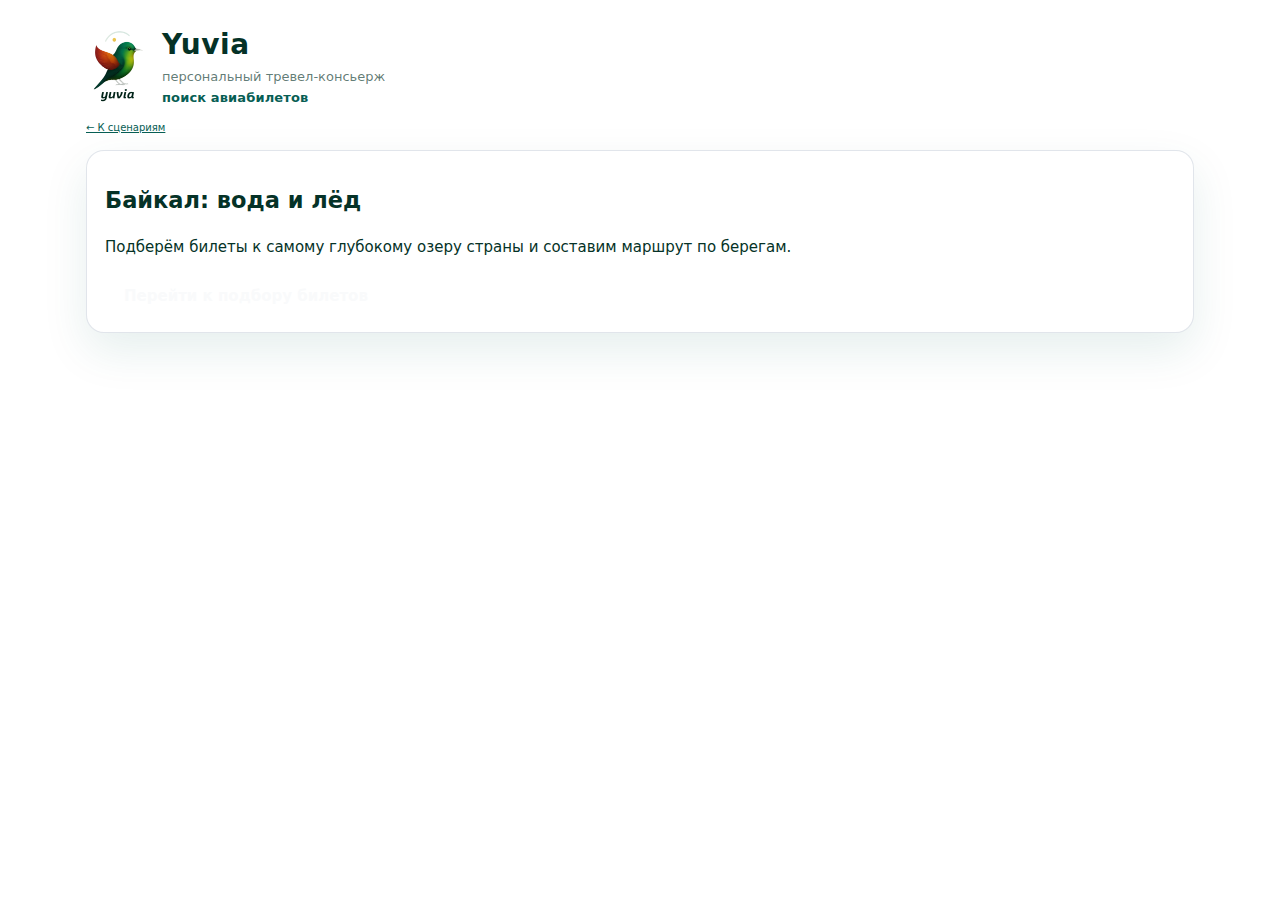
<file: collection-baikal.html>
<!doctype html>
<html lang="ru">
  <head>
    <meta charset="utf-8" />
    <meta name="viewport" content="width=device-width,initial-scale=1" />
    <title>Yuvia · Байкал: вода и лёд</title>
    <link rel="icon" type="image/png" href="assets/favicon.png" sizes="256x256" />
    <link rel="shortcut icon" type="image/png" href="assets/favicon.png" />
    <link rel="stylesheet" href="css/yuvia.css" />
  </head>
  <body>
    <div class="wrap">
      <header class="brand">
        <img src="assets/Logo-Full.png" alt="Yuvia" class="brand-logo" />
        <div class="brand-text">
          <div class="brand-name">Yuvia</div>
          <div class="brand-tagline">персональный тревел-консьерж</div>
          <div class="brand-subline">поиск авиабилетов</div>
        </div>
      </header>
      <div class="screen-back">
        <a href="index.html" class="btn-ghost btn-sm">← К сценариям</a>
      </div>
      <div class="card hub-stub">
        <h2>Байкал: вода и лёд</h2>
        <p>
          Подберём билеты к самому глубокому озеру страны и составим маршрут по
          берегам.
        </p>
        <a href="search.html" class="btn go-search">Перейти к подбору билетов</a>
      </div>
    </div>
  </body>
</html>
</file>
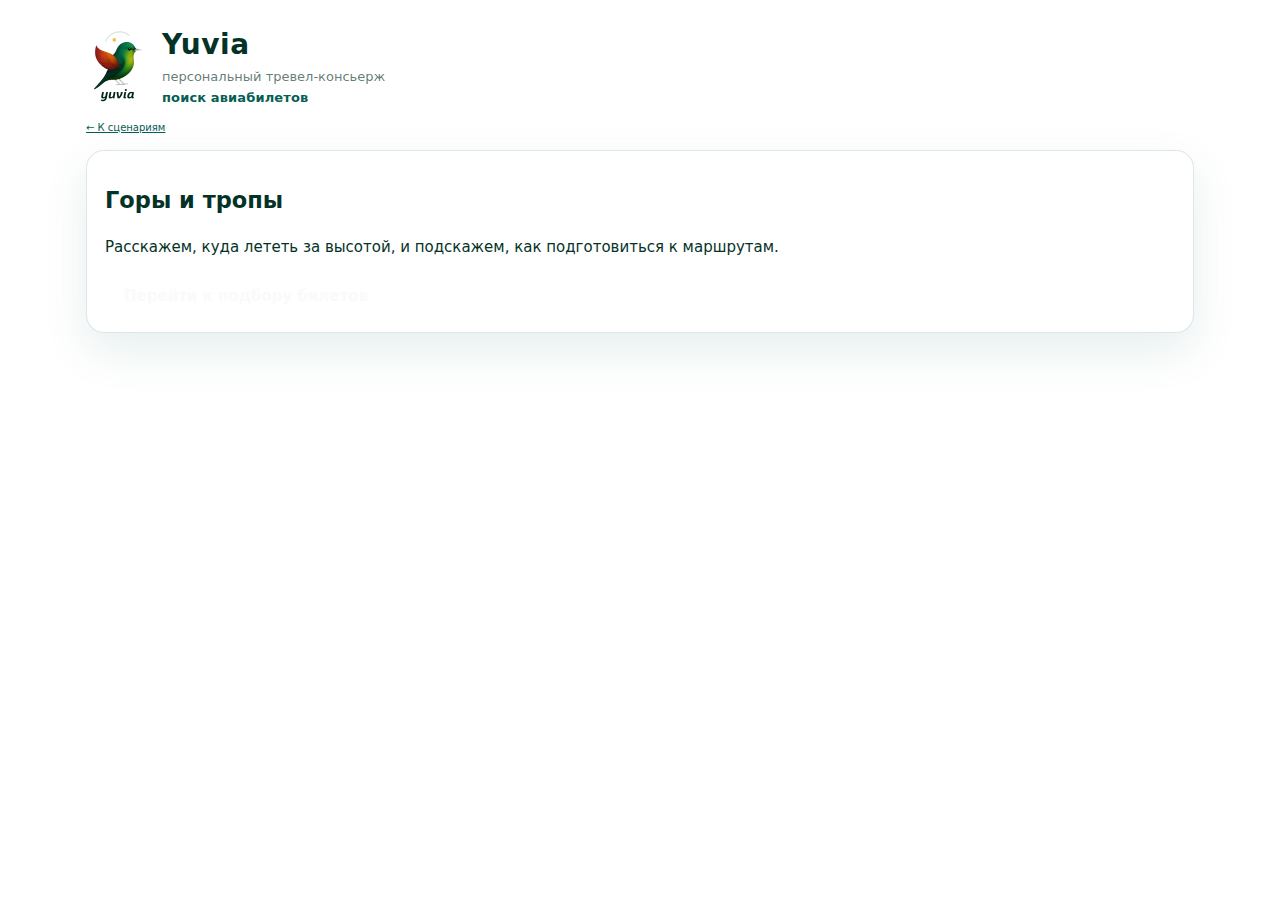
<file: collection-mountains.html>
<!doctype html>
<html lang="ru">
  <head>
    <meta charset="utf-8" />
    <meta name="viewport" content="width=device-width,initial-scale=1" />
    <title>Yuvia · Горы и тропы</title>
    <link rel="icon" type="image/png" href="assets/favicon.png" sizes="256x256" />
    <link rel="shortcut icon" type="image/png" href="assets/favicon.png" />
    <link rel="stylesheet" href="css/yuvia.css" />
  </head>
  <body>
    <div class="wrap">
      <header class="brand">
        <img src="assets/Logo-Full.png" alt="Yuvia" class="brand-logo" />
        <div class="brand-text">
          <div class="brand-name">Yuvia</div>
          <div class="brand-tagline">персональный тревел-консьерж</div>
          <div class="brand-subline">поиск авиабилетов</div>
        </div>
      </header>
      <div class="screen-back">
        <a href="index.html" class="btn-ghost btn-sm">← К сценариям</a>
      </div>
      <div class="card hub-stub">
        <h2>Горы и тропы</h2>
        <p>
          Расскажем, куда лететь за высотой, и подскажем, как подготовиться к
          маршрутам.
        </p>
        <a href="search.html" class="btn go-search">Перейти к подбору билетов</a>
      </div>
    </div>
  </body>
</html>
</file>
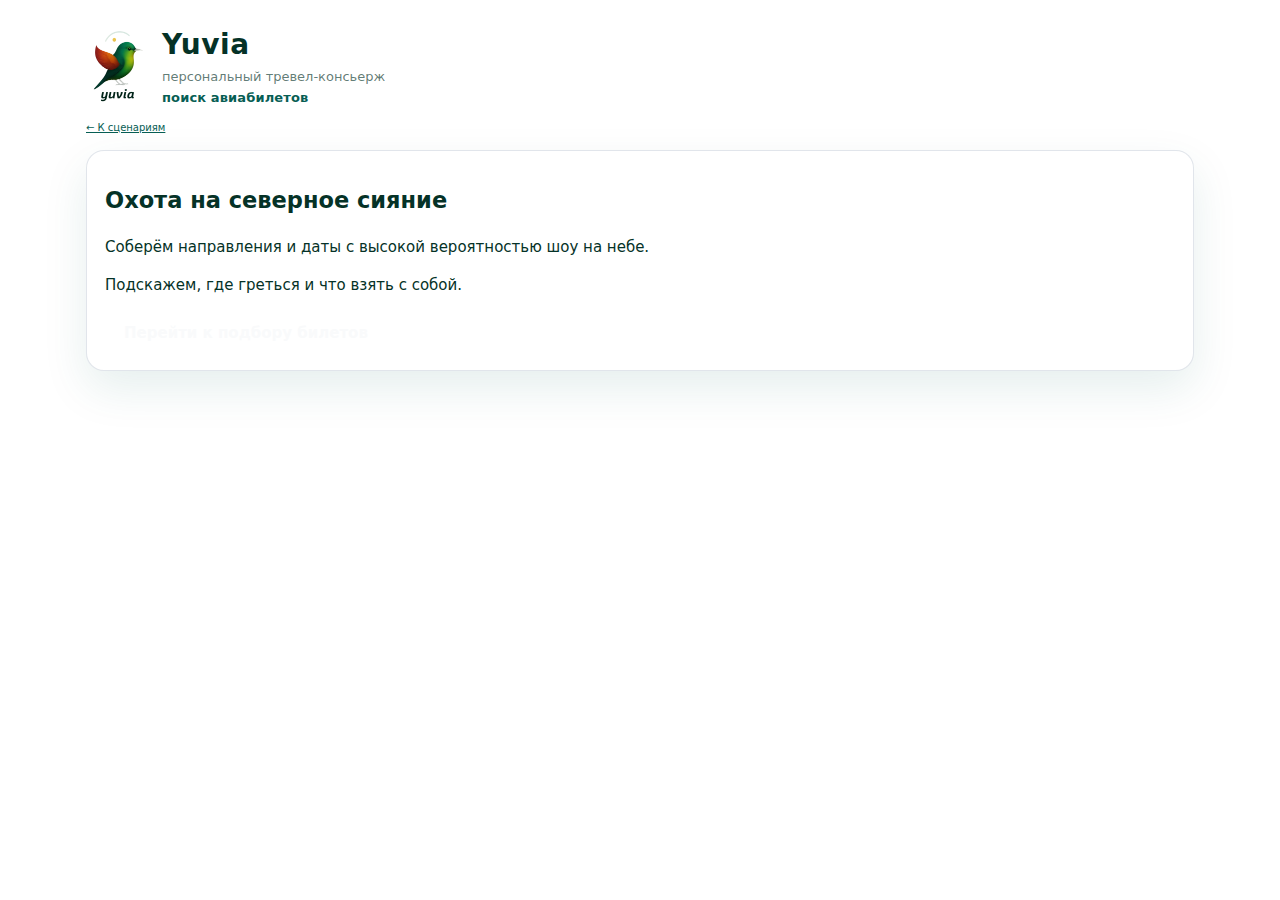
<file: collection-northern-lights.html>
<!doctype html>
<html lang="ru">
  <head>
    <meta charset="utf-8" />
    <meta name="viewport" content="width=device-width,initial-scale=1" />
    <title>Yuvia · Охота на северное сияние</title>
    <link rel="icon" type="image/png" href="assets/favicon.png" sizes="256x256" />
    <link rel="shortcut icon" type="image/png" href="assets/favicon.png" />
    <link rel="stylesheet" href="css/yuvia.css" />
  </head>
  <body>
    <div class="wrap">
      <header class="brand">
        <img src="assets/Logo-Full.png" alt="Yuvia" class="brand-logo" />
        <div class="brand-text">
          <div class="brand-name">Yuvia</div>
          <div class="brand-tagline">персональный тревел-консьерж</div>
          <div class="brand-subline">поиск авиабилетов</div>
        </div>
      </header>
      <div class="screen-back">
        <a href="index.html" class="btn-ghost btn-sm">← К сценариям</a>
      </div>
      <div class="card hub-stub">
        <h2>Охота на северное сияние</h2>
        <p>Соберём направления и даты с высокой вероятностью шоу на небе.</p>
        <p>Подскажем, где греться и что взять с собой.</p>
        <a href="search.html" class="btn go-search">Перейти к подбору билетов</a>
      </div>
    </div>
  </body>
</html>
</file>
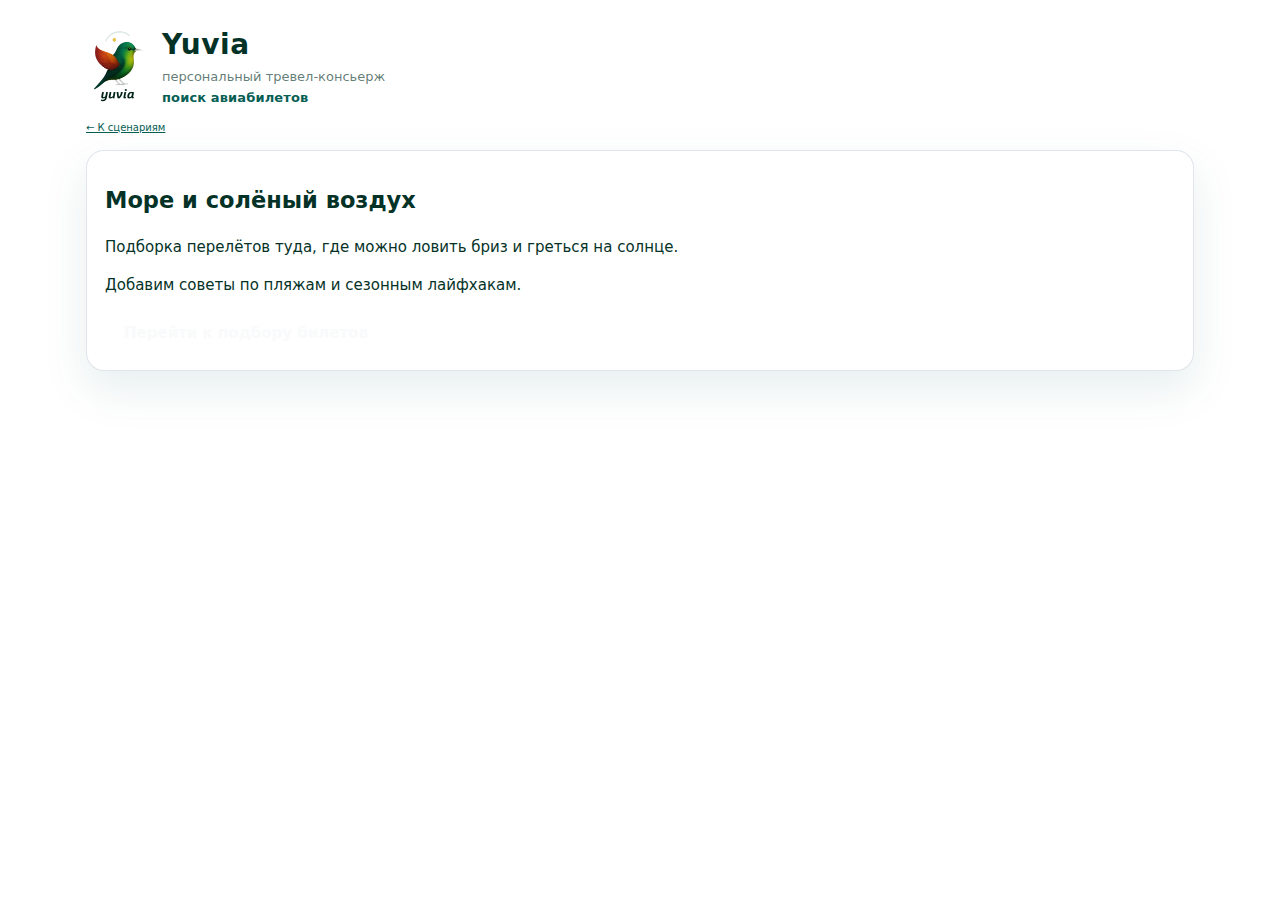
<file: collection-sea.html>
<!doctype html>
<html lang="ru">
  <head>
    <meta charset="utf-8" />
    <meta name="viewport" content="width=device-width,initial-scale=1" />
    <title>Yuvia · Море и солёный воздух</title>
    <link rel="icon" type="image/png" href="assets/favicon.png" sizes="256x256" />
    <link rel="shortcut icon" type="image/png" href="assets/favicon.png" />
    <link rel="stylesheet" href="css/yuvia.css" />
  </head>
  <body>
    <div class="wrap">
      <header class="brand">
        <img src="assets/Logo-Full.png" alt="Yuvia" class="brand-logo" />
        <div class="brand-text">
          <div class="brand-name">Yuvia</div>
          <div class="brand-tagline">персональный тревел-консьерж</div>
          <div class="brand-subline">поиск авиабилетов</div>
        </div>
      </header>
      <div class="screen-back">
        <a href="index.html" class="btn-ghost btn-sm">← К сценариям</a>
      </div>
      <div class="card hub-stub">
        <h2>Море и солёный воздух</h2>
        <p>
          Подборка перелётов туда, где можно ловить бриз и греться на солнце.
        </p>
        <p>Добавим советы по пляжам и сезонным лайфхакам.</p>
        <a href="search.html" class="btn go-search">Перейти к подбору билетов</a>
      </div>
    </div>
  </body>
</html>
</file>
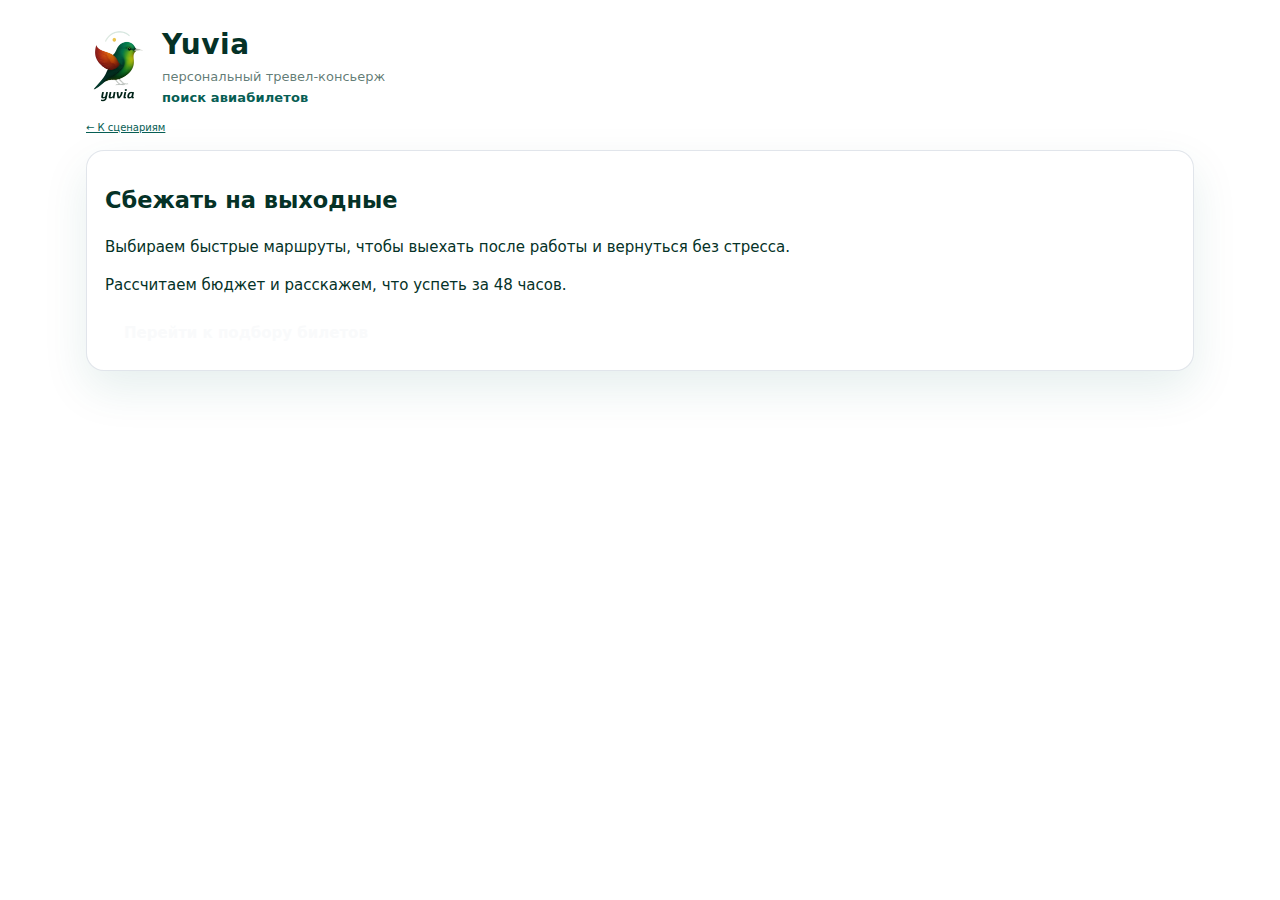
<file: collection-weekend.html>
<!doctype html>
<html lang="ru">
  <head>
    <meta charset="utf-8" />
    <meta name="viewport" content="width=device-width,initial-scale=1" />
    <title>Yuvia · Сбежать на выходные</title>
    <link rel="icon" type="image/png" href="assets/favicon.png" sizes="256x256" />
    <link rel="shortcut icon" type="image/png" href="assets/favicon.png" />
    <link rel="stylesheet" href="css/yuvia.css" />
  </head>
  <body>
    <div class="wrap">
      <header class="brand">
        <img src="assets/Logo-Full.png" alt="Yuvia" class="brand-logo" />
        <div class="brand-text">
          <div class="brand-name">Yuvia</div>
          <div class="brand-tagline">персональный тревел-консьерж</div>
          <div class="brand-subline">поиск авиабилетов</div>
        </div>
      </header>
      <div class="screen-back">
        <a href="index.html" class="btn-ghost btn-sm">← К сценариям</a>
      </div>
      <div class="card hub-stub">
        <h2>Сбежать на выходные</h2>
        <p>
          Выбираем быстрые маршруты, чтобы выехать после работы и вернуться без
          стресса.
        </p>
        <p>Рассчитаем бюджет и расскажем, что успеть за 48 часов.</p>
        <a href="search.html" class="btn go-search">Перейти к подбору билетов</a>
      </div>
    </div>
  </body>
</html>
</file>
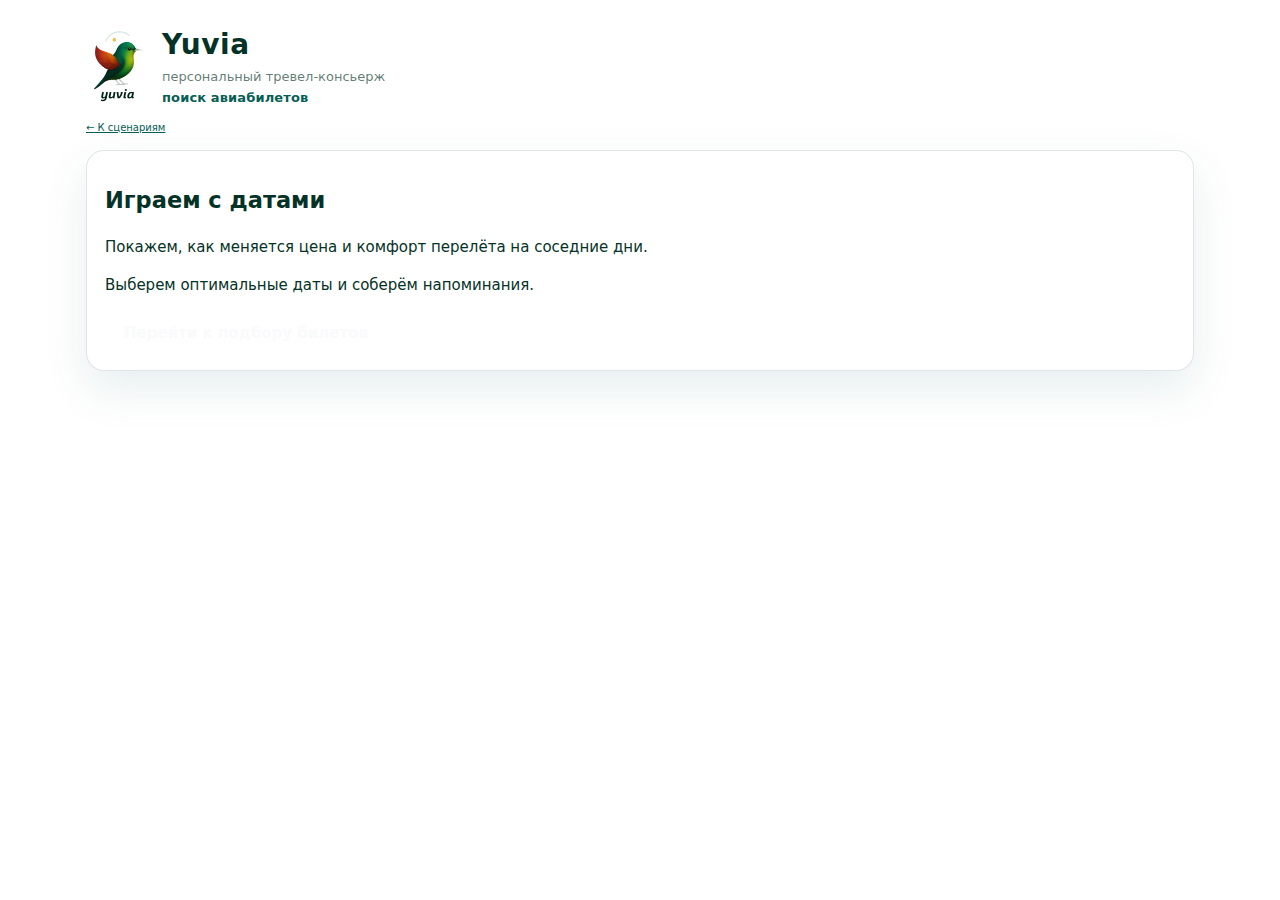
<file: dates.html>
<!doctype html>
<html lang="ru">
  <head>
    <meta charset="utf-8" />
    <meta name="viewport" content="width=device-width,initial-scale=1" />
    <title>Yuvia · Играть с датами</title>
    <link rel="icon" type="image/png" href="assets/favicon.png" sizes="256x256" />
    <link rel="shortcut icon" type="image/png" href="assets/favicon.png" />
    <link rel="stylesheet" href="css/yuvia.css" />
  </head>
  <body>
    <div class="wrap">
      <header class="brand">
        <img src="assets/Logo-Full.png" alt="Yuvia" class="brand-logo" />
        <div class="brand-text">
          <div class="brand-name">Yuvia</div>
          <div class="brand-tagline">персональный тревел-консьерж</div>
          <div class="brand-subline">поиск авиабилетов</div>
        </div>
      </header>
      <div class="screen-back">
        <a href="index.html" class="btn-ghost btn-sm">← К сценариям</a>
      </div>
      <div class="card hub-stub">
        <h2>Играем с датами</h2>
        <p>Покажем, как меняется цена и комфорт перелёта на соседние дни.</p>
        <p>Выберем оптимальные даты и соберём напоминания.</p>
        <a href="search.html" class="btn go-search">Перейти к подбору билетов</a>
      </div>
    </div>
  </body>
</html>
</file>
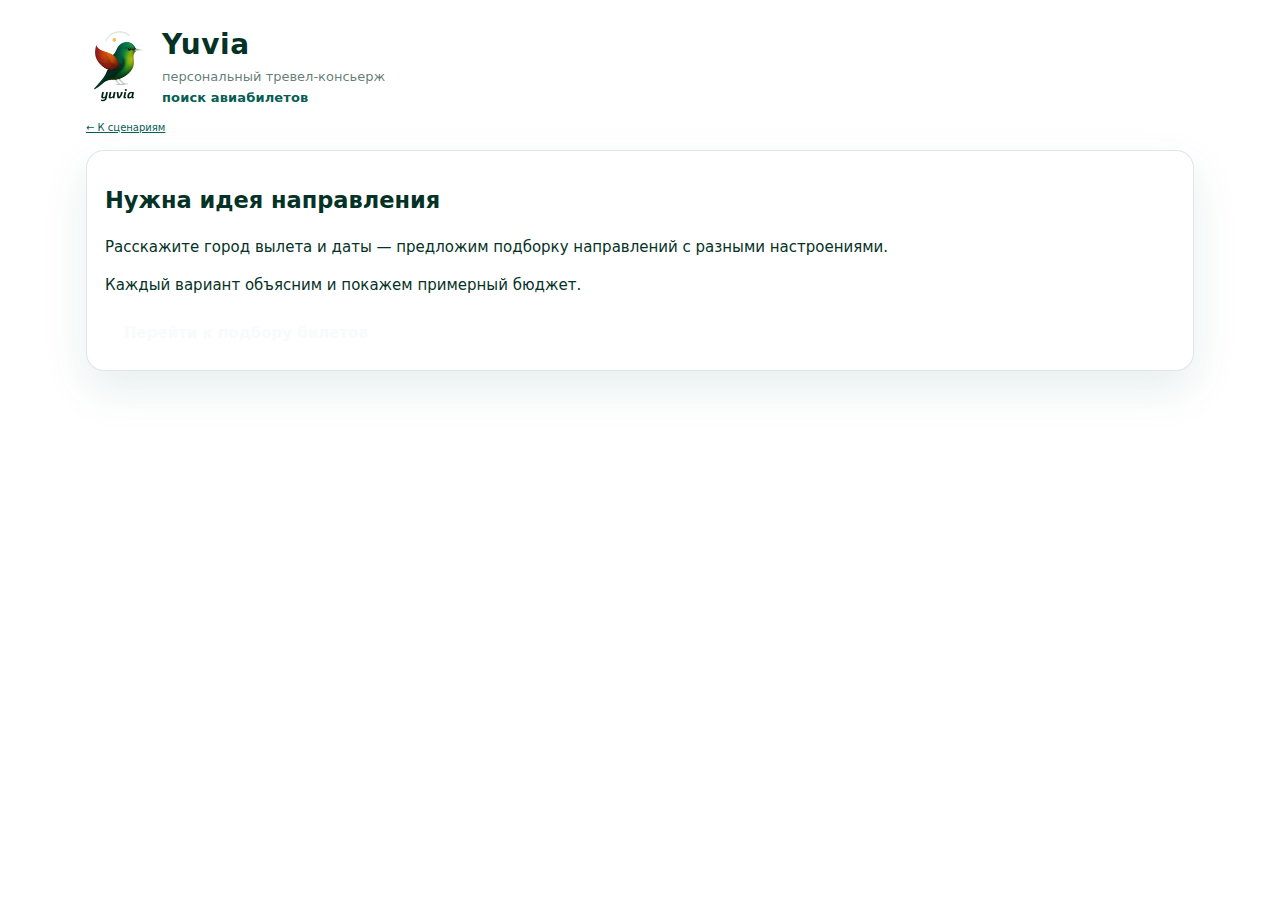
<file: ideas.html>
<!doctype html>
<html lang="ru">
  <head>
    <meta charset="utf-8" />
    <meta name="viewport" content="width=device-width,initial-scale=1" />
    <title>Yuvia · Идеи направлений</title>
    <link rel="icon" type="image/png" href="assets/favicon.png" sizes="256x256" />
    <link rel="shortcut icon" type="image/png" href="assets/favicon.png" />
    <link rel="stylesheet" href="css/yuvia.css" />
  </head>
  <body>
    <div class="wrap">
      <header class="brand">
        <img src="assets/Logo-Full.png" alt="Yuvia" class="brand-logo" />
        <div class="brand-text">
          <div class="brand-name">Yuvia</div>
          <div class="brand-tagline">персональный тревел-консьерж</div>
          <div class="brand-subline">поиск авиабилетов</div>
        </div>
      </header>
      <div class="screen-back">
        <a href="index.html" class="btn-ghost btn-sm">← К сценариям</a>
      </div>
      <div class="card hub-stub">
        <h2>Нужна идея направления</h2>
        <p>
          Расскажите город вылета и даты — предложим подборку направлений с
          разными настроениями.
        </p>
        <p>Каждый вариант объясним и покажем примерный бюджет.</p>
        <a href="search.html" class="btn go-search">Перейти к подбору билетов</a>
      </div>
    </div>
  </body>
</html>
</file>
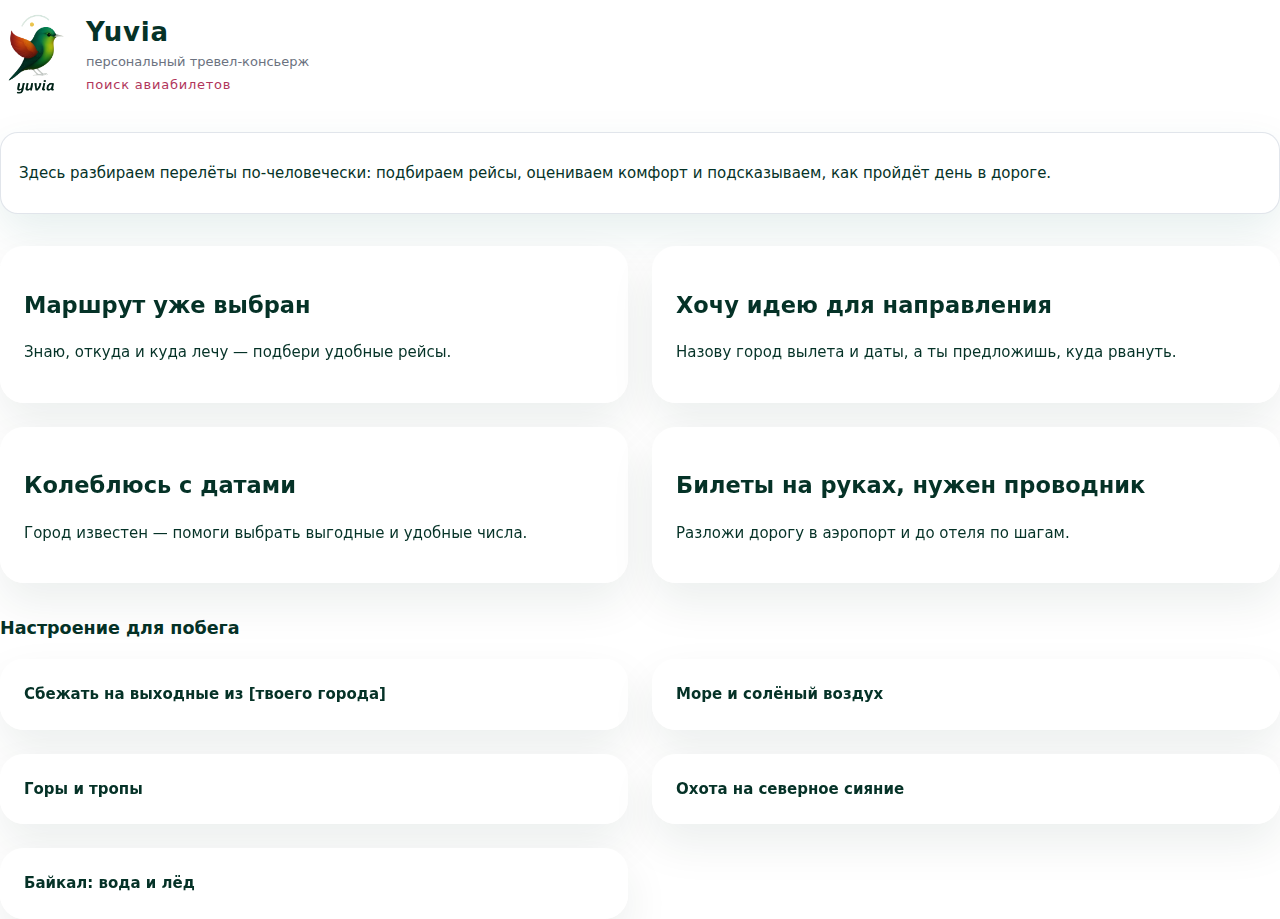
<file: index-all.html>
<!doctype html>
<html lang="ru">
  <head>
    <meta charset="utf-8" />
    <meta name="viewport" content="width=device-width,initial-scale=1" />
    <title>Yuvia · Поиск авиабилетов</title>
    <!-- Иконка вкладки -->
    <link rel="icon" type="image/png" href="favicon.png" sizes="256x256" />
    <link rel="shortcut icon" type="image/png" href="favicon.png" />
    <style>
      :root {
        --bg: #ffffff;
        --surface: #ffffff;
        --ink: #053227;
        --muted: #6b7280;
        --accent: #075e54;
        --accent-soft: #e3f3ee;
        --accent-soft-2: #fff7e3;
        --berry: #b1365b;
        --sun: #f6c453;
        --danger: #dc2626;
        --ok: #16a34a;
        --line: #e2e8f0;
        --shadow-soft: 0 18px 45px rgba(7, 94, 84, 0.1);
        --radius-lg: 18px;
        --radius-pill: 999px;
      }
      * {
        box-sizing: border-box;
      }
      body {
        margin: 0;
        font:
          15px/1.5 system-ui,
          -apple-system,
          BlinkMacSystemFont,
          "Segoe UI",
          Roboto,
          Inter,
          Arial,
          sans-serif;
        color: var(--ink);
        background: var(--bg);
      }
      .wrap {
        max-width: 1140px;
        margin: 0 auto;
        padding: 18px 16px 32px;
      }
      .screen-back {
        display: flex;
        align-items: center;
        margin: 8px 0 16px;
      }
      .suggest-wrapper {
        position: relative;
      }
      .suggest-panel {
        position: absolute;
        left: 0;
        right: 0;
        top: calc(100% + 4px);
        z-index: 10;
        border-radius: 12px;
        border: 1px solid var(--line);
        background: #ffffff;
        box-shadow: var(--shadow-soft);
        max-height: 240px;
        overflow-y: auto;
      }
      .suggest-panel.hidden {
        display: none;
      }
      .suggest-item {
        padding: 10px 14px;
        display: flex;
        flex-direction: column;
        gap: 2px;
        border-bottom: 1px solid rgba(226, 232, 240, 0.6);
        cursor: pointer;
      }
      .suggest-item:last-child {
        border-bottom: none;
      }
      .suggest-item strong {
        font-size: 14px;
      }
      .suggest-item span {
        font-size: 12px;
        color: var(--muted);
      }
      .suggest-empty {
        padding: 10px 14px;
        font-size: 13px;
        color: var(--muted);
      }
      .card {
        background: var(--surface);
        border-radius: var(--radius-lg);
        border: 1px solid rgba(148, 163, 184, 0.28);
        box-shadow: var(--shadow-soft);
        padding: 14px 18px;
      }
      #searchForm {
        background: #f3faf8;
        border-color: rgba(7, 94, 84, 0.18);
      }
      .grid {
        display: grid;
        gap: 12px;
      }
      .grid-2 {
        grid-template-columns: repeat(2, minmax(0, 1fr));
      }
      .row {
        display: flex;
        gap: 10px;
        align-items: center;
      }
      input,
      select,
      button {
        font: inherit;
        border-radius: 12px;
        border: 1px solid var(--line);
        padding: 10px 12px;
        background: #ffffff;
      }
      input:focus,
      select:focus {
        outline: none;
        border-color: rgba(34, 197, 133, 0.9);
        box-shadow: 0 0 0 1px rgba(34, 197, 133, 0.4);
      }
      button {
        cursor: pointer;
        border-radius: var(--radius-pill);
        border: 1px solid transparent;
        padding: 10px 18px;
        background: var(--accent);
        color: #f9fafb;
        font-weight: 500;
        white-space: nowrap;
      }
      #doSearch {
        padding: 13px 22px;
        font-size: 16px;
        box-shadow: 0 12px 30px rgba(7, 94, 84, 0.45);
        transition: transform 0.18s ease, box-shadow 0.18s ease, background 0.18s ease;
        position: relative;
        overflow: hidden;
        display: inline-flex;
        align-items: center;
        gap: 6px;
        letter-spacing: 0.02em;
        text-transform: uppercase;
        animation: search-pulse 2.2s infinite ease-in-out;
      }
      #doSearch::after {
        content: "";
        position: absolute;
        inset: 0;
        transform: translateX(-120%);
        background: linear-gradient(
          120deg,
          transparent 0%,
          rgba(255, 255, 255, 0.65) 40%,
          transparent 80%
        );
        pointer-events: none;
        transition: transform 0.35s ease;
      }
      #doSearch:hover::after {
        transform: translateX(120%);
      }
      #doSearch:hover {
        transform: translateY(-1px);
        box-shadow: 0 16px 34px rgba(7, 94, 84, 0.48);
      }
      #doSearch:active {
        transform: translateY(0);
        box-shadow: 0 10px 26px rgba(7, 94, 84, 0.42);
      }
      @keyframes search-pulse {
        0%,
        100% {
          box-shadow: 0 10px 25px rgba(7, 94, 84, 0.35);
          transform: translateY(0);
        }
        50% {
          box-shadow: 0 14px 34px rgba(7, 94, 84, 0.45);
          transform: translateY(-1px);
        }
      }
      .btn-primary {
        background: linear-gradient(135deg, #075e54, #0f766e);
        color: #f9fafb;
        box-shadow: 0 10px 25px rgba(7, 94, 84, 0.35);
      }
      .btn-primary:hover {
        background: linear-gradient(135deg, #064e3b, #0d6b60);
      }
      .btn-secondary {
        background: var(--accent-soft);
        color: var(--accent);
        border-color: rgba(45, 212, 191, 0.6);
      }
      .btn-ghost {
        background: transparent;
        color: var(--accent);
        border-color: rgba(148, 163, 184, 0.6);
      }
      .btn-sm {
        padding: 6px 10px;
        font-size: 13px;
        border-radius: 999px;
      }
      .aviasales-all-wrap {
        margin: 24px auto 0;
        text-align: center;
      }
      .aviasales-btn-ticket,
      .aviasales-btn-all {
        background: linear-gradient(135deg, #ffdd2d, #ff9f1c);
        color: #1f2937;
        border: none;
        border-radius: 999px;
        font-weight: 600;
        display: inline-flex;
        align-items: center;
        justify-content: center;
        gap: 6px;
        padding: 9px 18px;
        box-shadow: 0 10px 24px rgba(248, 181, 0, 0.45);
        text-decoration: none;
        cursor: pointer;
        transition: transform 0.16s ease, box-shadow 0.16s ease, filter 0.16s ease;
      }
      .aviasales-btn-all {
        min-width: 260px;
        max-width: 320px;
        font-size: 15px;
      }
      .aviasales-btn-ticket:hover,
      .aviasales-btn-all:hover {
        transform: translateY(-1px);
        box-shadow: 0 14px 32px rgba(248, 181, 0, 0.55);
        filter: brightness(1.03);
        text-decoration: underline;
      }
      .aviasales-btn-ticket:active,
      .aviasales-btn-all:active {
        transform: translateY(0);
        box-shadow: 0 8px 18px rgba(248, 181, 0, 0.4);
      }
      .hint {
        font-size: 12px;
        color: var(--muted);
        margin-top: 3px;
      }
      .label {
        font-size: 12px;
        color: var(--muted);
        margin-bottom: 4px;
      }
      .section-title {
        margin: 18px 0 10px;
        font-weight: 600;
        font-size: 16px;
      }
      .chips {
        display: flex;
        flex-wrap: wrap;
        gap: 8px;
      }
      .recent-scroll-wrap {
        position: relative;
        margin-top: 6px;
        padding: 6px 0;
      }
      .recent-scroll {
        display: flex;
        gap: 8px;
        overflow-x: auto;
        padding-right: 32px;
        position: relative;
        scroll-snap-type: x mandatory;
        -webkit-overflow-scrolling: touch;
      }
      .recent-scroll::-webkit-scrollbar {
        height: 6px;
      }
      .recent-scroll::-webkit-scrollbar-thumb {
        background: rgba(5, 50, 39, 0.18);
        border-radius: 999px;
      }
      .recent-fade {
        position: absolute;
        right: 0;
        top: 0;
        bottom: 0;
        width: 38px;
        pointer-events: none;
        background: linear-gradient(90deg, rgba(255, 255, 255, 0) 0%, var(--surface) 70%);
      }
      .chip {
        border-radius: var(--radius-pill);
        padding: 7px 11px;
        background: rgba(177, 54, 91, 0.08);
        color: #7a1238;
        border: 1px solid rgba(177, 54, 91, 0.35);
        font-size: 13px;
        cursor: pointer;
        scroll-snap-align: start;
        transition: background 0.18s ease, border-color 0.18s ease, box-shadow 0.18s ease,
          transform 0.12s ease;
      }
      .chip:hover,
      .chip-toggle:hover,
      .pill:hover {
        box-shadow: 0 6px 18px rgba(15, 23, 42, 0.12);
        transform: translateY(-1px);
      }
      .chip#summaryChip {
        background: var(--accent-soft);
        color: var(--accent);
        border-color: rgba(45, 212, 191, 0.45);
        cursor: default;
      }
      .divider {
        height: 1px;
        margin: 14px 0 10px;
        background: linear-gradient(
          90deg,
          rgba(148, 163, 184, 0.3),
          rgba(148, 163, 184, 0)
        );
      }
      .two-col {
        display: grid;
        grid-template-columns: 280px minmax(0, 1fr);
        gap: 16px;
        margin-top: 12px;
      }
      .filters-block {
        position: sticky;
        top: 12px;
        align-self: start;
        max-height: calc(100vh - 24px);
        overflow-y: auto;
        padding-right: 10px;
      }
      #matrixSection.hidden {
        display: none;
      }
      .no-results-card {
        border: 1px solid rgba(148, 163, 184, 0.6);
        border-radius: 16px;
        padding: 18px;
        box-shadow: 0 10px 26px rgba(5, 50, 39, 0.08);
        background: #ffffff;
        text-align: center;
        font-size: 15px;
      }
      .pill {
        display: inline-flex;
        align-items: center;
        gap: 6px;
        padding: 6px 10px;
        border-radius: var(--radius-pill);
        border: 1px solid var(--line);
        font-size: 13px;
        background: #f9fafb;
        cursor: pointer;
        transition: background 0.18s ease, border-color 0.18s ease, box-shadow 0.18s ease,
          transform 0.12s ease;
      }
      .pill input {
        width: auto;
        padding: 0;
        border: none;
        box-shadow: none;
      }
      #airlineFilter {
        display: flex;
        flex-direction: column;
        gap: 6px;
      }
      .toolbar {
        position: sticky;
        top: 0;
        z-index: 2;
        background: var(--surface);
        border: 1px solid rgba(148, 163, 184, 0.25);
        border-radius: var(--radius-pill);
        padding: 8px 11px;
        display: flex;
        align-items: center;
        gap: 10px;
        margin-bottom: 8px;
      }
      .toolbar select {
        border-radius: 999px;
        padding: 7px 14px;
      }
      .topblock {
        margin-top: 12px;
        margin-bottom: 12px;
        border-radius: 18px;
        background: linear-gradient(
          135deg,
          rgba(7, 94, 84, 0.08),
          rgba(13, 148, 136, 0.12)
        );
        border: 1px solid rgba(45, 212, 191, 0.4);
        box-shadow: 0 16px 40px rgba(7, 94, 84, 0.18);
        backdrop-filter: blur(18px);
      }
      .topblock-header {
        display: flex;
        flex-wrap: wrap;
        justify-content: space-between;
        gap: 8px;
        margin-bottom: 10px;
      }
      .topblock-title {
        font-size: 16px;
        font-weight: 650;
        text-transform: uppercase;
        letter-spacing: 0.02em;
      }
      .topblock-subtitle {
        font-size: 13px;
        color: var(--muted);
      }
      .topblock-list {
        display: grid;
        grid-template-columns: repeat(auto-fit, minmax(220px, 1fr));
        gap: 10px;
      }
      .topcard {
        border-radius: 16px;
        border: 1px solid rgba(148, 163, 184, 0.6);
        padding: 10px 12px;
        background: rgba(255, 255, 255, 0.96);
        display: flex;
        flex-direction: column;
        gap: 6px;
        transition: transform 0.18s ease, box-shadow 0.18s ease, border-color 0.18s ease;
      }
      .topcard:hover {
        transform: translateY(-1px);
        box-shadow: 0 14px 32px rgba(15, 23, 42, 0.25);
        border-color: rgba(7, 94, 84, 0.8);
      }
      .topcard-main {
        display: flex;
        justify-content: space-between;
        gap: 8px;
        align-items: baseline;
      }
      .topcard-route {
        font-size: 14px;
        font-weight: 600;
      }
      .topcard-label {
        font-size: 12px;
        text-transform: uppercase;
        letter-spacing: 0.08em;
        color: var(--muted);
      }
      .topcard-price {
        font-weight: 600;
        font-size: 15px;
      }
      .topcard-meta {
        font-size: 12px;
        color: var(--muted);
      }
      .topcard-actions {
        display: flex;
        justify-content: space-between;
        align-items: center;
        gap: 6px;
        margin-top: 4px;
      }
      .topcard button.btn-sm {
        font-size: 12px;
      }
      .matrix-calendar {
        display: grid;
        grid-template-columns: repeat(auto-fit, minmax(90px, 1fr));
        gap: 8px;
        margin-top: 4px;
      }
      .matrix-day {
        border-radius: 14px;
        padding: 8px 10px;
        background: rgba(15, 23, 42, 0.02);
        border: 1px solid rgba(148, 163, 184, 0.5);
        font-size: 12px;
        cursor: pointer;
        transition:
          transform 0.12s ease,
          box-shadow 0.12s ease,
          border-color 0.12s ease,
          background 0.12s ease;
      }
      .matrix-day:hover {
        transform: translateY(-1px);
        box-shadow: 0 8px 18px rgba(15, 23, 42, 0.18);
        border-color: rgba(7, 94, 84, 0.5);
      }
      .matrix-day__date {
        font-weight: 500;
        margin-bottom: 2px;
      }
      .matrix-day__price {
        font-size: 13px;
      }
      .matrix-day.cheapest {
        background: linear-gradient(135deg, rgba(7, 94, 84, 0.06), rgba(7, 94, 84, 0.18));
        border-color: rgba(7, 94, 84, 0.75);
      }
      .matrix-day.selected {
        outline: 2px solid rgba(56, 189, 248, 0.9);
      }
      .bad {
        color: var(--danger);
      }
      .ok {
        color: var(--ok);
      }
      .skeleton {
        height: 62px;
        border-radius: 12px;
        background: linear-gradient(
          90deg,
          #f4f7fb 25%,
          #edf2f7 37%,
          #f4f7fb 63%
        );
        background-size: 200% 100%;
        animation: sh 1.1s ease-in-out infinite;
      }
      @keyframes sh {
        0% {
          background-position: -200% 0;
        }
        100% {
          background-position: 200% 0;
        }
      } /* Бренд в шапке */
      .brand {
        display: flex;
        align-items: center;
        gap: 14px;
        margin-bottom: 12px;
      }
      .brand-logo {
        width: 72px;
        height: auto;
      }
      .brand-name {
        font-size: 26px;
        font-weight: 650;
        letter-spacing: 0.03em;
      }
      .brand-tagline {
        font-size: 13px;
        color: var(--muted);
      }
      .brand-subline {
        font-size: 13px;
        color: var(--berry);
        text-transform: none;
        letter-spacing: 0.06em;
        margin-top: 4px;
        font-weight: 500;
      }
      .search-summary {
        margin: 0 0 16px;
        padding: 12px 16px;
        border-radius: 14px;
        background: linear-gradient(
          135deg,
          rgba(7, 94, 84, 0.06),
          rgba(13, 148, 136, 0.11)
        );
        color: #0f4f43;
        font-size: 14px;
        box-shadow: none;
        border: 1px solid rgba(148, 163, 184, 0.45);
      }
      /* ------- Форма поиска ------- */
      .search-grid input,
      .pax-trigger {
        height: 48px;
        padding-top: 9px;
        padding-bottom: 9px;
      }
      .search-grid {
        display: grid;
        grid-template-columns: 1.25fr 52px 1.25fr 0.9fr 0.9fr 1.05fr;
        grid-auto-rows: auto;
        column-gap: 14px;
        row-gap: 6px;
        align-items: start;
      }
      .search-grid .label {
        margin: 0;
        align-self: end;
      }
      .search-grid .hint {
        margin: 0;
        align-self: start;
        font-size: 12px;
      }
      #originIataHint {
        grid-column: 1;
      }
      #destIataHint {
        grid-column: 3;
      }
      #departHint {
        grid-column: 4;
      }
      #retHint {
        grid-column: 5;
      }
      .oneway-row {
        grid-column: 4 / span 2;
        display: flex;
        align-items: center;
        gap: 10px;
        justify-content: flex-start;
        margin-top: 6px;
      }
      .oneway-toggle {
        display: inline-flex;
        align-items: center;
        gap: 8px;
        cursor: pointer;
        color: var(--ink);
        font-size: 14px;
      }
      .oneway-toggle input {
        appearance: none;
        width: 38px;
        height: 22px;
        border-radius: 999px;
        background: #e5e7eb;
        border: 1px solid #cbd5e1;
        position: relative;
        transition: all 0.18s ease;
      }
      .oneway-toggle input::after {
        content: "";
        position: absolute;
        top: 2px;
        left: 2px;
        width: 16px;
        height: 16px;
        border-radius: 50%;
        background: #ffffff;
        box-shadow: 0 2px 6px rgba(15, 23, 42, 0.25);
        transition: transform 0.18s ease;
      }
      .oneway-toggle input:checked {
        background: var(--accent);
        border-color: var(--accent);
        box-shadow: 0 8px 18px rgba(7, 94, 84, 0.25);
      }
      .oneway-toggle input:checked::after {
        transform: translateX(14px);
      }
      .pax-hint-placeholder {
        min-height: 16px;
        font-size: 12px;
        align-self: start;
        grid-column: 6;
      }
      .swap-cell {
        display: flex;
        align-items: center;
        justify-content: center;
        transform: translateX(-10px);
      }
      .swap-cell--full {
      }
      .swap-btn {
        width: 40px;
        height: 40px;
        border-radius: 999px;
        border: 1px solid rgba(7, 94, 84, 0.18);
        background: #ffffff;
        display: flex;
        align-items: center;
        justify-content: center;
        font-size: 20px;
        line-height: 1;
        color: #075e54;
        box-shadow: 0 6px 18px rgba(7, 94, 84, 0.2);
        cursor: pointer;
        padding: 0;
      }
      .swap-btn:hover {
        background: #ecfdf5;
      }
      .search-actions-row {
        margin-top: 14px;
        display: flex;
        justify-content: flex-end;
        gap: 10px;
      }
      .trip-preferences {
        margin-top: 16px;
        border: 1px solid rgba(7, 94, 84, 0.12);
        border-radius: 16px;
        padding: 16px;
        background: #ffffff;
        display: flex;
        flex-direction: column;
        gap: 18px;
      }
      .trip-preferences .label {
        font-weight: 600;
        font-size: 14px;
        color: #064e3b;
        margin-bottom: 6px;
      }
      .trip-style,
      .trip-triggers {
        display: flex;
        flex-direction: column;
        gap: 8px;
      }
      .chips-row {
        display: flex;
        flex-wrap: wrap;
        gap: 8px;
      }
      .chip-toggle {
        border-radius: var(--radius-pill);
        border: 1px solid rgba(7, 94, 84, 0.25);
        background: #ffffff;
        color: var(--ink);
        padding: 8px 14px;
        font-size: 14px;
        box-shadow: 0 6px 16px rgba(7, 94, 84, 0.08);
        cursor: pointer;
        transition:
          background 0.2s,
          color 0.2s,
          border-color 0.2s,
          box-shadow 0.2s,
          transform 0.12s ease;
      }
      .chip-toggle:hover {
        border-color: rgba(7, 94, 84, 0.5);
      }
      .chip-toggle.active {
        background: var(--accent);
        color: #f9fafb;
        border-color: var(--accent);
        box-shadow: 0 10px 20px rgba(7, 94, 84, 0.25);
      }
      .chip-style {
        min-width: 0;
        white-space: normal;
        text-align: center;
      } /* Пассажиры */
      .pax-field {
        position: relative;
      }
      .pax-trigger {
        width: 100%;
        border-radius: 12px;
        border: 1px solid var(--line);
        padding: 6px 34px 6px 12px;
        background: #ffffff;
        display: flex;
        flex-direction: column;
        align-items: flex-start;
        justify-content: center;
        cursor: pointer;
        position: relative;
        color: var(--ink);
      }
      .pax-main {
        font-size: 13px;
        font-weight: 600;
      }
      .pax-sub {
        font-size: 10px;
        color: #9ca3af;
        margin-top: 1px;
      }
      .pax-chevron {
        position: absolute;
        right: 10px;
        top: 50%;
        transform: translateY(-50%);
        font-size: 13px;
        color: var(--muted);
      }
      .pax-panel {
        position: absolute;
        right: 0;
        margin-top: 6px;
        background: #ffffff;
        border-radius: 16px;
        box-shadow: 0 18px 45px rgba(15, 23, 42, 0.18);
        padding: 14px 18px 12px;
        width: 280px;
        z-index: 50;
      }
      .pax-panel.hidden {
        display: none;
      }
      .pax-row {
        display: flex;
        align-items: center;
        justify-content: space-between;
        margin-bottom: 10px;
      }
      .pax-label-wrap {
        max-width: 60%;
      }
      .pax-title {
        font-size: 14px;
        font-weight: 500;
      }
      .pax-note {
        font-size: 12px;
        color: var(--muted);
        margin-top: 2px;
      }
      .pax-counter {
        display: flex;
        align-items: center;
        gap: 10px;
      }
      .pax-btn {
        width: 32px;
        height: 32px;
        border-radius: 999px;
        border: 1px solid var(--line);
        background: #ffffff;
        display: flex;
        align-items: center;
        justify-content: center;
        font-size: 20px;
        line-height: 1;
        color: var(--accent);
        padding: 0;
      }
      .pax-count {
        width: 18px;
        text-align: center;
        font-weight: 500;
      }
      .pax-cabin {
        margin-top: 8px;
        border-radius: 999px;
        border: 1px solid var(--line);
        display: grid;
        grid-template-columns: 1fr 1fr;
        overflow: hidden;
      }
      .pax-cabin-btn {
        border: none;
        border-radius: 0;
        padding: 8px 4px;
        font-size: 13px;
        background: #f9fafb;
        color: var(--muted);
      }
      .pax-cabin-btn.active {
        background: var(--accent);
        color: #ffffff;
      } /* Избранные и сравнение */
      .favorites-block,
      .compare-block {
        margin-bottom: 10px;
        background: #ffffff;
        border-style: solid;
        border-color: rgba(148, 163, 184, 0.5);
        border-radius: 18px;
        box-shadow: 0 10px 26px rgba(15, 23, 42, 0.1);
      }
      .favorites-list,
      .compare-list {
        display: flex;
        flex-wrap: wrap;
        gap: 10px;
        margin-top: 6px;
      }
      .mini-flight {
        border-radius: 14px;
        border: 1px solid #e5e7eb;
        background: #ffffff;
        padding: 8px 10px;
        font-size: 13px;
        min-width: 180px;
        cursor: pointer;
      }
      .mini-flight:hover {
        border-color: var(--accent);
        box-shadow: 0 8px 20px rgba(15, 23, 42, 0.12);
      }
      .mini-flight-title {
        font-weight: 600;
        margin-bottom: 2px;
      }
      .mini-flight-meta {
        font-size: 12px;
        color: var(--muted);
      }
      .hidden {
        display: none !important;
      } /* Модалка сравнения */
      .compare-modal-backdrop {
        position: fixed;
        inset: 0;
        background: rgba(15, 23, 42, 0.35);
        display: flex;
        align-items: center;
        justify-content: center;
        z-index: 998;
      }
      .compare-modal {
        background: #ffffff;
        border-radius: 18px;
        padding: 16px 20px;
        max-width: 760px;
        width: 100%;
        box-shadow: 0 28px 70px rgba(15, 23, 42, 0.55);
        max-height: 80vh;
        overflow: auto;
      }
      .compare-modal h3 {
        margin: 0 0 10px;
        font-size: 18px;
      }
      .compare-table {
        width: 100%;
        border-collapse: collapse;
        font-size: 13px;
      }
      .compare-table th,
      .compare-table td {
        padding: 6px 8px;
        border-bottom: 1px solid #e5e7eb;
        text-align: left;
        white-space: nowrap;
      }
      .compare-table th {
        font-weight: 600;
        color: #4b5563;
        position: sticky;
        top: 0;
        background: #f9fafb;
        z-index: 1;
      }
      .compare-close {
        margin-top: 10px;
        display: flex;
        justify-content: flex-end;
      }
      @media (max-width: 900px) {
        .two-col {
          grid-template-columns: 1fr;
        }
        .search-grid {
          grid-template-columns: 1fr;
        }
        .swap-cell {
          justify-content: flex-start;
        }
        .oneway-row {
          grid-column: 1 / -1;
          justify-content: flex-start;
          margin-top: 0;
        }
        #originIataHint,
        #destIataHint,
        #departHint,
        #retHint,
        .pax-hint-placeholder {
          grid-column: 1 / -1;
        }
        .search-actions-row {
          justify-content: flex-start;
          flex-wrap: wrap;
        }
        .pax-panel {
          right: auto;
          left: 0;
        }
        .compare-modal {
          margin: 0 10px;
        }
        .compare-table {
          font-size: 12px;
        }
        #doSearch {
          width: 100%;
          justify-content: center;
        }
        .filters-block {
          position: static;
          max-height: none;
          overflow: visible;
        }
      } /* overlay загрузки */
      .loading-overlay {
        position: fixed;
        inset: 0;
        background: #ffffff;
        backdrop-filter: blur(12px);
        display: flex;
        align-items: center;
        justify-content: center;
        z-index: 999;
      }
      .loading-overlay.hidden {
        display: none;
      }
      .loading-inner {
        text-align: center;
      }
      .loading-logo-wrap {
        position: relative;
        display: inline-block;
        max-width: 260px;
        width: 100%;
        margin: 0 auto;
        animation: logo-float 3s ease-in-out infinite;
      }
      .loading-logo-video {
        display: block;
        max-width: 260px;
        max-height: 40vh;
        width: 100%;
        height: auto;
        border-radius: 24px;
      }
      .loading-logo-wrap::before {
        content: "";
        position: absolute;
        left: 10%;
        right: 10%;
        bottom: -10px;
        height: 18px;
        border-radius: 999px;
        background: radial-gradient(
          ellipse at center,
          rgba(7, 94, 84, 0.45),
          transparent 60%
        );
        filter: blur(8px);
        opacity: 0.75;
        animation: glow-pulse 2.2s ease-in-out infinite;
      }
      @keyframes logo-float {
        0%,
        100% {
          transform: translateY(0);
        }
        50% {
          transform: translateY(-8px);
        }
      }
      @keyframes glow-pulse {
        0%,
        100% {
          transform: scaleX(1);
          opacity: 0.6;
        }
        50% {
          transform: scaleX(1.12);
          opacity: 0.9;
        }
      }
      .loading-text {
        margin-top: 14px;
        font-size: 16px;
        color: var(--muted);
      }
      .version {
        position: fixed;
        bottom: 8px;
        right: 10px;
        font-size: 12px;
        color: #64748b;
        background: #f1f5f9;
        border: 1px solid #e2e8f0;
        border-radius: 8px;
        padding: 4px 7px;
        z-index: 990;
      }
      .yuvia-screen.hidden {
        display: none;
      }
      .yuvia-screen {
        position: relative;
      }
      .hub-grid,
      .hub-mood-grid {
        display: grid;
        gap: 1.5rem;
      }
      .hub-grid {
        margin-block: 1.5rem 2rem;
      }
      .hub-card,
      .hub-mood-card {
        background: rgba(255, 255, 255, 0.88);
        border-radius: 24px;
        padding: 1.5rem;
        box-shadow: 0 20px 45px rgba(5, 50, 39, 0.08);
        backdrop-filter: blur(10px);
        transition:
          transform 0.25s ease,
          box-shadow 0.25s ease;
        cursor: pointer;
      }
      .hub-card:hover,
      .hub-mood-card:hover {
        transform: scale(1.02);
        box-shadow: 0 25px 60px rgba(5, 50, 39, 0.15);
      }
      .hub-mood-card h4 {
        margin: 0;
      }
      .hub-intro {
        margin-block: 1.5rem 2rem;
      }
      .hub-mood {
        margin-top: 2rem;
      }
      .hub-mood-grid {
        grid-template-columns: repeat(auto-fit, minmax(220px, 1fr));
      }
      .hub-grid {
        grid-template-columns: repeat(auto-fit, minmax(260px, 1fr));
      }
      @media (min-width: 900px) {
        .hub-grid,
        .hub-mood-grid {
          grid-template-columns: repeat(2, 1fr);
        }
      }
      .result {
        display: flex;
        flex-direction: column;
        gap: 10px;
        padding: 16px 18px;
        margin-bottom: 12px;
        border-radius: 20px;
        border: 1px solid var(--line);
        background: #ffffff;
        box-shadow: 0 8px 24px rgba(15, 23, 42, 0.08);
        transition:
          transform 0.2s ease,
          box-shadow 0.2s ease,
          border-color 0.16s ease;
        opacity: 0;
        animation: result-fade-in 0.22s ease-out forwards;
        cursor: default;
      }
      .result:hover {
        box-shadow: 0 18px 40px rgba(15, 23, 42, 0.14);
        transform: translateY(-1px);
        border-color: rgba(7, 94, 84, 0.22);
      }
      @keyframes result-fade-in {
        from {
          opacity: 0;
          transform: translateY(4px);
        }
        to {
          opacity: 1;
          transform: translateY(0);
        }
      }
      .result.highlighted {
        box-shadow:
          0 0 0 2px rgba(56, 189, 248, 0.85),
          0 20px 45px rgba(15, 23, 42, 0.25);
        transform: translateY(-1px);
      }
      .result-header {
        display: flex;
        justify-content: space-between;
        gap: 12px;
        align-items: flex-start;
      }
      .result-header-left {
        display: flex;
        flex-direction: column;
        gap: 6px;
      }
      .result-route {
        display: flex;
        flex-direction: column;
        gap: 2px;
      }
      .result-route-cities {
        font-size: 19px;
        font-weight: 700;
      }
      .result-route-airports {
        font-size: 12px;
        color: var(--muted);
        letter-spacing: 0.02em;
      }
      .result-dates {
        margin-top: 2px;
        font-size: 13px;
        color: var(--muted);
      }
      .result-leg {
        margin-bottom: 2px;
      }
      .airline-info {
        display: flex;
        flex-direction: column;
        align-items: flex-start;
        gap: 2px;
        font-size: 12px;
        color: var(--muted);
      }
      .result-flight-number {
        font-size: 12px;
        color: var(--muted);
      }
      .result-price-block {
        min-width: 170px;
        text-align: right;
        display: flex;
        flex-direction: column;
        gap: 6px;
        align-items: flex-end;
      }
      .airline-logo-wrap {
        display: flex;
        align-items: center;
        gap: 6px;
        font-size: 12px;
        color: var(--muted);
      }
      .airline-logo {
        width: 32px;
        height: 32px;
        border-radius: 999px;
        overflow: hidden;
        border: 1px solid #e5e7eb;
        background: #ffffff;
        display: flex;
        align-items: center;
        justify-content: center;
        font-size: 13px;
        font-weight: 600;
        color: var(--accent);
      }
      .airline-logo img {
        width: 70%;
        height: 70%;
        object-fit: contain;
        display: block;
      }
      .result-segments {
        border-radius: 14px;
        background: #f9fafb;
        padding: 10px 12px;
        display: flex;
        flex-direction: column;
        gap: 6px;
      }
      .segment-label {
        font-size: 12px;
        font-weight: 600;
        color: #4b5563;
        text-transform: uppercase;
        letter-spacing: 0.04em;
        margin-bottom: 2px;
      }
      .segment-row {
        display: grid;
        grid-template-columns: 1.05fr minmax(0, 1.1fr) 1.05fr;
        column-gap: 10px;
        align-items: center;
      }
      .segment-time {
        font-size: 20px;
        font-weight: 600;
      }
      .segment-city {
        font-size: 13px;
        margin-top: 1px;
      }
      .segment-airport {
        font-size: 11px;
        color: var(--muted);
        text-transform: uppercase;
      }
      .segment-date {
        font-size: 11px;
        color: var(--muted);
        margin-top: 2px;
      }
      .segment-col-middle {
        text-align: center;
        font-size: 12px;
        color: var(--muted);
      }
      .segment-middle-top {
        font-weight: 500;
      }
      .segment-line {
        height: 4px;
        border-radius: 999px;
        margin: 4px 0;
        background: linear-gradient(
          90deg,
          rgba(7, 94, 84, 0.25),
          rgba(7, 94, 84, 0.06)
        );
        position: relative;
        overflow: hidden;
      }
      .segment-line::after {
        content: "";
        position: absolute;
        inset: 0;
        background: linear-gradient(90deg, #0d9488, #16a34a);
        opacity: 0.25;
      }
      .segment-middle-bottom {
        font-size: 12px;
        color: var(--muted);
      }
      .segment-divider {
        height: 1px;
        margin: 6px 0 4px;
        background: linear-gradient(
          90deg,
          rgba(148, 163, 184, 0.6),
          rgba(148, 163, 184, 0)
        );
      }
      .result-chips {
        display: flex;
        flex-wrap: wrap;
        gap: 6px;
        align-items: center;
        margin-top: 2px;
      }
      .badge {
        display: inline-flex;
        align-items: center;
        gap: 6px;
        padding: 4px 9px;
        border-radius: 999px;
        font-size: 12px;
        border: 1px solid rgba(148, 163, 184, 0.6);
        background: #f9fafb;
        color: #111827;
      }
      .badge-soft {
        background: var(--accent-soft);
        border-color: rgba(45, 212, 191, 0.6);
        color: var(--accent);
      }
      .badge-rating {
        background: #ecfdf3;
        border-color: rgba(16, 185, 129, 0.6);
        color: #047857;
        font-weight: 600;
      }
      .badge-stress-low {
        background: #ecfdf3;
        border-color: rgba(16, 185, 129, 0.6);
        color: #047857;
      }
      .badge-stress-medium {
        background: var(--accent-soft-2);
        border-color: rgba(250, 204, 21, 0.6);
        color: #92400e;
      }
      .badge-stress-high {
        background: #fef2f2;
        border-color: rgba(248, 113, 113, 0.7);
        color: #b91c1c;
      }
      .badge-chip {
        background: #f3f4f6;
        border-color: #e5e7eb;
        color: #4b5563;
      }
      .badge-transfers {
        cursor: default;
      }
      .badge-with-tooltip {
        position: relative;
        padding-right: 7px;
        gap: 8px;
      }
      .tooltip-trigger {
        appearance: none;
        border: none;
        background: rgba(15, 118, 110, 0.08);
        color: #0f766e;
        border-radius: 50%;
        width: 18px;
        height: 18px;
        font-size: 12px;
        font-weight: 700;
        display: inline-flex;
        align-items: center;
        justify-content: center;
        cursor: pointer;
        padding: 0;
      }
      .tooltip-trigger:hover,
      .tooltip-trigger.active {
        background: rgba(15, 118, 110, 0.16);
      }
      .tooltip-popover {
        position: absolute;
        left: 0;
        top: calc(100% + 8px);
        min-width: 280px;
        max-width: 340px;
        padding: 12px 14px;
        background: #ffffff;
        border: 1px solid rgba(148, 163, 184, 0.6);
        border-radius: 12px;
        box-shadow: 0 12px 28px rgba(7, 94, 84, 0.16);
        font-size: 13px;
        line-height: 1.55;
        color: #1f2937;
        z-index: 5;
        display: none;
      }
      .tooltip-popover.visible {
        display: block;
      }
      @media (max-width: 600px) {
        .tooltip-popover {
          position: fixed;
          left: 12px;
          right: 12px;
          top: auto;
          bottom: 20px;
        }
      }
      .results-disclaimer {
        margin-top: 20px;
        padding: 16px 18px;
        background: linear-gradient(
          135deg,
          rgba(148, 163, 184, 0.08),
          rgba(226, 232, 240, 0.25)
        );
        border-radius: 16px;
        border: 1px dashed rgba(148, 163, 184, 0.8);
        font-size: 13px;
        line-height: 1.55;
        color: #4b5563;
      }
      .results-disclaimer p:last-child {
        margin-bottom: 0;
      }
      .badge-yuvia {
        background: linear-gradient(
          135deg,
          rgba(7, 94, 84, 0.08),
          rgba(13, 148, 136, 0.22)
        );
        border-color: rgba(13, 148, 136, 0.65);
        color: #064e3b;
        font-weight: 600;
        box-shadow: 0 4px 14px rgba(13, 148, 136, 0.35);
      }
      .result-footer {
        display: flex;
        justify-content: space-between;
        gap: 8px;
        align-items: center;
        border-top: 1px dashed #e5e7eb;
        padding-top: 8px;
        margin-top: 4px;
        font-size: 13px;
        color: var(--muted);
        flex-wrap: wrap;
      }
      .result-footer-actions {
        display: flex;
        flex-wrap: wrap;
        gap: 6px;
        justify-content: flex-end;
      }
      .btn-fav:hover,
      .btn-compare:hover {
        background: rgba(7, 94, 84, 0.08);
        border-color: rgba(7, 94, 84, 0.35);
      }
      @media (max-width: 900px) {
        .result-header {
          flex-direction: column;
          align-items: flex-start;
        }
        .result-price-block {
          align-items: flex-start;
          text-align: left;
        }
      }
    </style>
  </head>
  <body>
    <section id="flights-hub" class="yuvia-screen">
      <header class="brand">
        <img src="Logo-Full.png" alt="Yuvia" class="brand-logo" />
        <div class="brand-text">
          <div class="brand-name">Yuvia</div>
          <div class="brand-tagline">персональный тревел-консьерж</div>
          <div class="brand-subline">поиск авиабилетов</div>
        </div>
      </header>
      <div class="card hub-intro">
        <p>
          Здесь разбираем перелёты по-человечески: подбираем рейсы, оцениваем
          комфорт и подсказываем, как пройдёт день в дороге.
        </p>
      </div>
      <div class="hub-grid">
        <article
          class="hub-card"
          data-screen="flights-search"
          role="button"
          tabindex="0"
        >
          <h2>Маршрут уже выбран</h2>
          <p>Знаю, откуда и куда лечу — подбери удобные рейсы.</p>
        </article>
        <article
          class="hub-card"
          data-screen="flights-ideas"
          role="button"
          tabindex="0"
        >
          <h2>Хочу идею для направления</h2>
          <p>Назову город вылета и даты, а ты предложишь, куда рвануть.</p>
        </article>
        <article
          class="hub-card"
          data-screen="flights-dates"
          role="button"
          tabindex="0"
        >
          <h2>Колеблюсь с датами</h2>
          <p>Город известен — помоги выбрать выгодные и удобные числа.</p>
        </article>
        <article
          class="hub-card"
          data-screen="route-helper"
          role="button"
          tabindex="0"
        >
          <h2>Билеты на руках, нужен проводник</h2>
          <p>Разложи дорогу в аэропорт и до отеля по шагам.</p>
        </article>
      </div>
      <div class="hub-mood">
        <h3>Настроение для побега</h3>
        <div class="hub-mood-grid">
          <article
            class="hub-mood-card"
            data-screen="collection-weekend"
            role="button"
            tabindex="0"
          >
            <h4>Сбежать на выходные из [твоего города]</h4>
          </article>
          <article
            class="hub-mood-card"
            data-screen="collection-sea"
            role="button"
            tabindex="0"
          >
            <h4>Море и солёный воздух</h4>
          </article>
          <article
            class="hub-mood-card"
            data-screen="collection-mountains"
            role="button"
            tabindex="0"
          >
            <h4>Горы и тропы</h4>
          </article>
          <article
            class="hub-mood-card"
            data-screen="collection-northern-lights"
            role="button"
            tabindex="0"
          >
            <h4>Охота на северное сияние</h4>
          </article>
          <article
            class="hub-mood-card"
            data-screen="collection-baikal"
            role="button"
            tabindex="0"
          >
            <h4>Байкал: вода и лёд</h4>
          </article>
        </div>
      </div>
    </section>
    <section id="flights-search" class="yuvia-screen hidden">
      <div class="wrap">
        <!-- Бренд -->
        <header class="brand">
          <img src="Logo-Full.png" alt="Yuvia" class="brand-logo" />
          <div class="brand-text">
            <div class="brand-name">Yuvia</div>
            <div class="brand-tagline">персональный тревел-консьерж</div>
            <div class="brand-subline">поиск авиабилетов</div>
          </div>
        </header>
      <div class="screen-back">
        <button type="button" class="btn-ghost btn-sm" data-screen="flights-hub">
          ← К сценариям
        </button>
      </div>
        <div id="searchSummary" class="search-summary hidden"></div>
        <!-- Форма поиска (твой исходный код) -->
        <div class="card" id="searchForm">
          <div class="search-grid">
            <div class="label">Откуда</div>
            <div></div>
            <div class="label">Куда</div>
            <div class="label">Дата вылета</div>
            <div class="label">Дата возвращения</div>
            <div class="label">Пассажиры</div>
            <div class="suggest-wrapper">
              <input id="origin" placeholder="Москва" autocomplete="off" />
            </div>
            <div class="swap-cell swap-cell--full">
              <button
                type="button"
                class="swap-btn"
                id="swapInline"
                aria-label="Поменять местами города"
              >
                ⇆
              </button>
            </div>
            <div class="suggest-wrapper">
              <input id="destination" placeholder="Казань" autocomplete="off" />
            </div>
            <div><input id="depart" type="date" /></div>
            <div><input id="ret" type="date" /></div>
            <div class="pax-field">
              <button type="button" class="pax-trigger" id="paxTrigger">
                <div class="pax-main" id="paxMainText">1 пассажир</div>
                <div class="pax-sub" id="paxSubText">эконом</div>
                <span class="pax-chevron">▾</span>
              </button>
              <select id="adults" style="display: none">
                <option>1</option>
                <option>2</option>
                <option>3</option>
                <option>4</option>
                <option>5</option>
                <option>6</option>
              </select>
              <div class="pax-panel hidden" id="paxPanel">
                <div class="pax-row">
                  <div class="pax-label-wrap">
                    <div class="pax-title">Взрослые</div>
                    <div class="pax-note">от 12 лет</div>
                  </div>
                  <div class="pax-counter">
                    <button
                      class="pax-btn"
                      type="button"
                      data-kind="adults"
                      data-delta="-1"
                    >
                      −
                    </button>
                    <div class="pax-count" data-kind="adults">1</div>
                    <button
                      class="pax-btn"
                      type="button"
                      data-kind="adults"
                      data-delta="1"
                    >
                      +
                    </button>
                  </div>
                </div>
                <div class="pax-row">
                  <div class="pax-label-wrap">
                    <div class="pax-title">Дети</div>
                    <div class="pax-note">от 2 до 12 лет</div>
                  </div>
                  <div class="pax-counter">
                    <button
                      class="pax-btn"
                      type="button"
                      data-kind="children"
                      data-delta="-1"
                    >
                      −
                    </button>
                    <div class="pax-count" data-kind="children">0</div>
                    <button
                      class="pax-btn"
                      type="button"
                      data-kind="children"
                      data-delta="1"
                    >
                      +
                    </button>
                  </div>
                </div>
                <div class="pax-row">
                  <div class="pax-label-wrap">
                    <div class="pax-title">Младенцы</div>
                    <div class="pax-note">до 2 лет (без места)</div>
                  </div>
                  <div class="pax-counter">
                    <button
                      class="pax-btn"
                      type="button"
                      data-kind="infants"
                      data-delta="-1"
                    >
                      −
                    </button>
                    <div class="pax-count" data-kind="infants">0</div>
                    <button
                      class="pax-btn"
                      type="button"
                      data-kind="infants"
                      data-delta="1"
                    >
                      +
                    </button>
                  </div>
                </div>
                <div class="pax-cabin">
                  <button
                    type="button"
                    class="pax-cabin-btn active"
                    data-cabin="eco"
                  >
                    Эконом
                  </button>
                  <button
                    type="button"
                    class="pax-cabin-btn"
                    data-cabin="business"
                  >
                    Бизнес
                  </button>
                </div>
              </div>
            </div>
            <div class="oneway-row">
              <label class="oneway-toggle" for="onewayToggle">
                <input type="checkbox" id="onewayToggle" />
                <span class="oneway-switch" aria-hidden="true"></span>
                <span class="oneway-text">Только в одну сторону</span>
              </label>
            </div>
            <div class="pax-hint-placeholder"></div>
          </div>
          <div class="trip-preferences">
            <div class="trip-style">
              <div class="label">Стиль поездки</div>
              <div class="chips-row" id="tripStyleChips">
                <button
                  type="button"
                  class="chip-toggle chip-style"
                  data-style="calm"
                >
                  Тише едешь
                </button>
                <button
                  type="button"
                  class="chip-toggle chip-style"
                  data-style="balanced"
                >
                  Баланс цены и комфорта
                </button>
                <button
                  type="button"
                  class="chip-toggle chip-style"
                  data-style="cheap"
                >
                  Экономлю по максимуму
                </button>
              </div>
            </div>
            <div class="trip-triggers">
              <div class="label">Твои триггеры</div>
              <div class="chips-row" id="tripTriggerChips">
                <button
                  type="button"
                  class="chip-toggle"
                  data-trigger="no_night_dep"
                >
                  Не хочу ночных вылетов
                </button>
                <button
                  type="button"
                  class="chip-toggle"
                  data-trigger="direct_only"
                >
                  Только прямые рейсы
                </button>
                <button
                  type="button"
                  class="chip-toggle"
                  data-trigger="no_overnight"
                >
                  Не ночевать в аэропорту
                </button>
                <button
                  type="button"
                  class="chip-toggle"
                  data-trigger="no_early_dep"
                >
                  Не люблю ранние вылеты
                </button>
              </div>
            </div>
          </div>
          <div class="search-actions-row">
            <button class="btn-primary" id="doSearch">Искать</button>
          </div>
          <div class="hidden" aria-hidden="true">
            <select id="currency">
              <option value="RUB">RUB ₽</option>
              <option value="USD">USD $</option>
              <option value="EUR">EUR €</option>
            </select>
            <select id="cabin">
              <option value="eco">Эконом</option>
              <option value="business">Бизнес</option>
            </select>
          </div>
        </div>
        <!-- Недавние запросы -->
        <div class="section-title">Недавние запросы</div>
        <div class="recent-scroll-wrap">
          <div class="chips recent-scroll" id="recentChips"></div>
          <div class="recent-fade"></div>
        </div>
        <!-- Фильтры + результаты -->
        <div class="two-col hidden" id="postSearchLayout">
          <!-- Фильтры -->
          <div class="card filters-block" id="filtersBlock">
            <div class="section-title" style="margin-top: 0">Фильтры</div>
            <div class="label">Пересадки</div>
            <div style="display: flex; flex-wrap: wrap; gap: 6px">
              <label class="pill"
                ><input type="radio" name="stops" value="any" checked />
                любые</label
              >
              <label class="pill"
                ><input type="radio" name="stops" value="0" /> только
                прямые</label
              >
              <label class="pill"
                ><input type="radio" name="stops" value="1" /> не более 1</label
              >
            </div>
            <div class="label" style="margin-top: 10px">
              Время рейса в <span id="timeOutboundLabel">город назначения</span> /
              Отправление
            </div>
            <div style="display: flex; flex-wrap: wrap; gap: 6px">
              <label class="pill"
                ><input type="checkbox" class="depwin depwin-outbound" value="night" />
                ночь (00–06)</label
              >
              <label class="pill"
                ><input type="checkbox" class="depwin depwin-outbound" value="morning" />
                утро (06–12)</label
              >
              <label class="pill"
                ><input type="checkbox" class="depwin depwin-outbound" value="day" /> день
                (12–18)</label
              >
              <label class="pill"
                ><input type="checkbox" class="depwin depwin-outbound" value="evening" />
                вечер (18–24)</label
              >
            </div>
            <div class="label" style="margin-top: 10px">
              Время рейса в <span id="timeReturnLabel">город вылета</span> /
              Отправление
            </div>
            <div style="display: flex; flex-wrap: wrap; gap: 6px">
              <label class="pill"
                ><input type="checkbox" class="depwin depwin-return" value="night" /> ночь
                (00–06)</label
              >
              <label class="pill"
                ><input type="checkbox" class="depwin depwin-return" value="morning" /> утро
                (06–12)</label
              >
              <label class="pill"
                ><input type="checkbox" class="depwin depwin-return" value="day" /> день
                (12–18)</label
              >
              <label class="pill"
                ><input type="checkbox" class="depwin depwin-return" value="evening" />
                вечер (18–24)</label
              >
            </div>
            <div class="label" style="margin-top: 10px">
              Длительность (часы, максимум)
            </div>
            <input
              type="number"
              id="durMax"
              min="0"
              step="1"
              placeholder="например, 5"
              style="width: 100%"
            />
            <div class="label" style="margin-top: 10px">Цена</div>
            <div class="row" style="gap: 6px; align-items: center">
              <input
                type="number"
                id="priceMin"
                placeholder="мин"
                style="flex: 1; min-width: 0"
              />
              <span>—</span>
              <input
                type="number"
                id="priceMax"
                placeholder="макс"
                style="flex: 1; min-width: 0"
              />
            </div>
            <div class="label" style="margin-top: 10px">Авиакомпании</div>
            <div id="airlineFilter"></div>
            <div class="label" style="margin-top: 10px">Аэропорты вылета</div>
            <div class="chips" id="originAirportFilter"></div>
            <div class="label" style="margin-top: 10px">Аэропорты прилёта</div>
            <div class="chips" id="destinationAirportFilter"></div>
            <button
              class="btn-ghost"
              id="clearFilters"
              style="margin-top: 12px; width: 100%"
            >
              Сбросить фильтры
            </button>
          </div>
          <!-- Результаты -->
          <div>
            <div id="yuviaTopBlock" class="card topblock hidden">
              <div class="topblock-header">
                <div class="topblock-title">Выбор Yuvia</div>
                <div class="topblock-subtitle" id="yuviaTopSubtitle">
                  Здесь будут 2–3 самых разумных варианта по твоим настройкам.
                </div>
              </div>
              <div class="topblock-list" id="yuviaTopList"></div>
            </div>
            <!-- Избранные рейсы -->
            <div id="favoritesBlock" class="card favorites-block hidden"></div>
            <!-- Сравнение рейсов -->
            <div id="compareBlock" class="card compare-block hidden"></div>
            <div class="toolbar">
              <div class="label" style="margin: 0">Сортировка</div>
              <select id="sortBy">
                <option value="yuvia_score">Сначала рекомендации Yuvia</option>
                <option value="price_asc">Сначала дешёвые</option>
                <option value="price_desc">Сначала дорогие</option>
                <option value="duration_asc">Короткий путь</option>
                <option value="depart_asc">Ранний вылет</option>
              </select>
              <div class="chip" id="summaryChip" title="Краткая сводка по цене">
                —
              </div>
            </div>
            <div class="section-title" style="margin-top: 4px">Результаты</div>
            <div id="results" class="grid"></div>
            <div id="matrixSection">
              <div class="section-title">Соседние даты</div>
              <div id="matrix"></div>
            </div>
            <div class="results-disclaimer">
              <p>
                Отображаемые варианты перелётов и цены основаны на данных сервиса Aviasales (Travelpayouts)
                и являются выборкой лучших предложений на момент запроса. Информация предоставлена исключительно
                в ознакомительных целях и может быть неполной или устаревшей.
              </p>
              <p>
                Актуальная стоимость, наличие мест, расписание рейсов, условия перевозки и маршрут подлежат
                обязательному уточнению на сайте Aviasales и/или у соответствующих перевозчиков и агентств перед
                покупкой билета. Сервис Yuvia не гарантирует точность, полноту и актуальность указанных данных и не
                несёт ответственности за изменения цен, расписания и условий, внесённые авиакомпаниями, агентствами
                или иными третьими лицами.
              </p>
            </div>
          </div>
        </div>
      </div>
      <div id="compareModal" class="compare-modal-backdrop hidden" role="dialog" aria-modal="true">
        <div class="compare-modal">
          <h3>Сравнение рейсов</h3>
          <table class="compare-table" id="compareTable"></table>
          <div class="compare-close">
            <button type="button" class="btn-ghost btn-sm" id="compareClose">Закрыть</button>
          </div>
        </div>
      </div>
      <div id="loadingOverlay" class="loading-overlay hidden">
        <div class="loading-inner">
          <div class="loading-logo-wrap">
            <video
              class="loading-logo-video"
              autoplay
              muted
              loop
              playsinline
              preload="auto"
            >
              <source src="Yuvia_Anim.webm" type="video/webm" />
            </video>
          </div>
          <div class="loading-text">Ищем лучшие варианты...</div>
        </div>
      </div>
      <div class="version">версия 17.5</div>
      
    </section>
    <section id="collection-weekend" class="yuvia-screen hidden">
      <header class="brand">
        <img src="Logo-Full.png" alt="Yuvia" class="brand-logo" />
        <div class="brand-text">
          <div class="brand-name">Yuvia</div>
          <div class="brand-tagline">персональный тревел-консьерж</div>
          <div class="brand-subline">поиск авиабилетов</div>
        </div>
      </header>
      <div class="screen-back">
        <button type="button" class="btn-ghost btn-sm" data-screen="flights-hub">
          ← К сценариям
        </button>
      </div>
      <div class="card hub-stub">
        <h2>Сбежать на выходные</h2>
        <p>
          Выбираем быстрые маршруты, чтобы выехать после работы и вернуться без
          стресса.
        </p>
        <p>Рассчитаем бюджет и расскажем, что успеть за 48 часов.</p>
        <button
          type="button"
          class="btn go-search"
          data-screen="flights-search"
        >
          Перейти к подбору билетов
        </button>
      </div>
    </section>
    <section id="collection-sea" class="yuvia-screen hidden">
      <header class="brand">
        <img src="Logo-Full.png" alt="Yuvia" class="brand-logo" />
        <div class="brand-text">
          <div class="brand-name">Yuvia</div>
          <div class="brand-tagline">персональный тревел-консьерж</div>
          <div class="brand-subline">поиск авиабилетов</div>
        </div>
      </header>
      <div class="screen-back">
        <button type="button" class="btn-ghost btn-sm" data-screen="flights-hub">
          ← К сценариям
        </button>
      </div>
      <div class="card hub-stub">
        <h2>Море и солёный воздух</h2>
        <p>
          Подборка перелётов туда, где можно ловить бриз и греться на солнце.
        </p>
        <p>Добавим советы по пляжам и сезонным лайфхакам.</p>
        <button
          type="button"
          class="btn go-search"
          data-screen="flights-search"
        >
          Перейти к подбору билетов
        </button>
      </div>
    </section>
    <section id="collection-mountains" class="yuvia-screen hidden">
      <header class="brand">
        <img src="Logo-Full.png" alt="Yuvia" class="brand-logo" />
        <div class="brand-text">
          <div class="brand-name">Yuvia</div>
          <div class="brand-tagline">персональный тревел-консьерж</div>
          <div class="brand-subline">поиск авиабилетов</div>
        </div>
      </header>
      <div class="screen-back">
        <button type="button" class="btn-ghost btn-sm" data-screen="flights-hub">
          ← К сценариям
        </button>
      </div>
      <div class="card hub-stub">
        <h2>Горы и тропы</h2>
        <p>
          Расскажем, куда лететь за высотой, и подскажем, как подготовиться к
          маршрутам.
        </p>
        <button
          type="button"
          class="btn go-search"
          data-screen="flights-search"
        >
          Перейти к подбору билетов
        </button>
      </div>
    </section>
    <section id="collection-northern-lights" class="yuvia-screen hidden">
      <header class="brand">
        <img src="Logo-Full.png" alt="Yuvia" class="brand-logo" />
        <div class="brand-text">
          <div class="brand-name">Yuvia</div>
          <div class="brand-tagline">персональный тревел-консьерж</div>
          <div class="brand-subline">поиск авиабилетов</div>
        </div>
      </header>
      <div class="screen-back">
        <button type="button" class="btn-ghost btn-sm" data-screen="flights-hub">
          ← К сценариям
        </button>
      </div>
      <div class="card hub-stub">
        <h2>Охота на северное сияние</h2>
        <p>Соберём направления и даты с высокой вероятностью шоу на небе.</p>
        <p>Подскажем, где греться и что взять с собой.</p>
        <button
          type="button"
          class="btn go-search"
          data-screen="flights-search"
        >
          Перейти к подбору билетов
        </button>
      </div>
    </section>
    <section id="collection-baikal" class="yuvia-screen hidden">
      <header class="brand">
        <img src="Logo-Full.png" alt="Yuvia" class="brand-logo" />
        <div class="brand-text">
          <div class="brand-name">Yuvia</div>
          <div class="brand-tagline">персональный тревел-консьерж</div>
          <div class="brand-subline">поиск авиабилетов</div>
        </div>
      </header>
      <div class="screen-back">
        <button type="button" class="btn-ghost btn-sm" data-screen="flights-hub">
          ← К сценариям
        </button>
      </div>
      <div class="card hub-stub">
        <h2>Байкал: вода и лёд</h2>
        <p>
          Подберём билеты к самому глубокому озеру страны и составим маршрут по
          берегам.
        </p>
        <button
          type="button"
          class="btn go-search"
          data-screen="flights-search"
        >
          Перейти к подбору билетов
        </button>
      </div>
    </section>
    <section id="flights-ideas" class="yuvia-screen hidden">
      <header class="brand">
        <img src="Logo-Full.png" alt="Yuvia" class="brand-logo" />
        <div class="brand-text">
          <div class="brand-name">Yuvia</div>
          <div class="brand-tagline">персональный тревел-консьерж</div>
          <div class="brand-subline">поиск авиабилетов</div>
        </div>
      </header>
      <div class="screen-back">
        <button type="button" class="btn-ghost btn-sm" data-screen="flights-hub">
          ← К сценариям
        </button>
      </div>
      <div class="card hub-stub">
        <h2>Нужна идея направления</h2>
        <p>
          Расскажите город вылета и даты — предложим подборку направлений с
          разными настроениями.
        </p>
        <p>Каждый вариант объясним и покажем примерный бюджет.</p>
        <button
          type="button"
          class="btn go-search"
          data-screen="flights-search"
        >
          Перейти к подбору билетов
        </button>
      </div>
    </section>
    <section id="flights-dates" class="yuvia-screen hidden">
      <header class="brand">
        <img src="Logo-Full.png" alt="Yuvia" class="brand-logo" />
        <div class="brand-text">
          <div class="brand-name">Yuvia</div>
          <div class="brand-tagline">персональный тревел-консьерж</div>
          <div class="brand-subline">поиск авиабилетов</div>
        </div>
      </header>
      <div class="screen-back">
        <button type="button" class="btn-ghost btn-sm" data-screen="flights-hub">
          ← К сценариям
        </button>
      </div>
      <div class="card hub-stub">
        <h2>Играем с датами</h2>
        <p>Покажем, как меняется цена и комфорт перелёта на соседние дни.</p>
        <p>Выберем оптимальные даты и соберём напоминания.</p>
        <button
          type="button"
          class="btn go-search"
          data-screen="flights-search"
        >
          Перейти к подбору билетов
        </button>
      </div>
    </section>
    <section id="route-helper" class="yuvia-screen hidden">
      <header class="brand">
        <img src="Logo-Full.png" alt="Yuvia" class="brand-logo" />
        <div class="brand-text">
          <div class="brand-name">Yuvia</div>
          <div class="brand-tagline">персональный тревел-консьерж</div>
          <div class="brand-subline">поиск авиабилетов</div>
        </div>
      </header>
      <div class="screen-back">
        <button type="button" class="btn-ghost btn-sm" data-screen="flights-hub">
          ← К сценариям
        </button>
      </div>
      <div class="card hub-stub">
        <h2>Проводник в поездке</h2>
        <p>
          Получите пошаговый план: как добраться в аэропорт, что ждать в пути и
          как доехать до отеля.
        </p>
        <button
          type="button"
          class="btn go-search"
          data-screen="flights-search"
        >
          Перейти к подбору билетов
        </button>
      </div>
    </section>
    
  
    <script>
      (() => {
        const $ = (selector, root = document) => root.querySelector(selector);
        const $$ = (selector, root = document) => Array.from(root.querySelectorAll(selector));
        const todayLocal = new Date();
        todayLocal.setHours(0, 0, 0, 0);
        const API_BASE = "https://yuvia-flights-api.yuviabot.workers.dev";
        const API_SEARCH_PATH = "/api/search";
        const API_MATRIX_PATH = "/api/matrix";
        const AVIA_BASE_URL = "https://www.aviasales.ru";
        const DICTS_STORAGE_KEY = "yuviaDicts";
        const DEFAULT_DICT_TTL_SECONDS = 3600;

        let AIRLINE_NAMES = {};
        let AIRPORT_NAMES = {};
        let CITY_NAMES = {};
        let DICTS_LOADING = false;
        let DICTS_ERROR = null;

        function applyDicts(dicts = {}) {
          AIRLINE_NAMES = dicts.airlines || {};
          AIRPORT_NAMES = dicts.airports || {};
          CITY_NAMES = dicts.cities || {};
        }

        function persistDicts(dicts, ttlSeconds) {
          if (!dicts || typeof localStorage === "undefined") return;
          const ttl = Number(ttlSeconds);
          const safeTtl = Number.isFinite(ttl) && ttl > 0 ? ttl : DEFAULT_DICT_TTL_SECONDS;
          const expireAt = Date.now() + safeTtl * 1000;
          const payload = { data: dicts, expireAt };
          try {
            localStorage.setItem(DICTS_STORAGE_KEY, JSON.stringify(payload));
          } catch (error) {
            console.warn("[Yuvia] Failed to persist dictionaries", error);
          }
        }

        function getStoredDicts({ allowExpired = false } = {}) {
          if (typeof localStorage === "undefined") return null;
          const raw = localStorage.getItem(DICTS_STORAGE_KEY);
          if (!raw) return null;
          try {
            const parsed = JSON.parse(raw);
            if (!parsed?.data) return null;
            if (!allowExpired && parsed.expireAt && Date.now() > parsed.expireAt) return null;
            return parsed;
          } catch (error) {
            console.warn("[Yuvia] Failed to parse cached dictionaries", error);
            return null;
          }
        }

        function getCityName(code) {
          if (!code) return "";
          const upper = String(code).toUpperCase();
          return CITY_NAMES[upper] || AIRPORT_NAMES[upper] || upper;
        }

        function getAirportName(code) {
          if (!code) return "";
          const upper = String(code).toUpperCase();
          return AIRPORT_NAMES[upper] || upper;
        }

        function getAirlineName(code) {
          if (!code) return "";
          const upper = String(code).toUpperCase();
          return AIRLINE_NAMES[upper] || upper;
        }

        async function loadDicts() {
          DICTS_LOADING = true;
          DICTS_ERROR = null;

          // 1) Берём любые словари из localStorage (даже "протухшие") и сразу их применяем,
          //    чтобы хоть что-то показать пользователю.
          const cached = getStoredDicts({ allowExpired: true });
          if (cached?.data) {
            applyDicts(cached.data);
          }

          // Используем те же данные как "stale" на случай, если сеть упадёт
          const stale = cached;

          try {
            // 2) ВСЕГДА ходим в настоящий API воркера и просим свежие словари
            const resp = await fetch(API_BASE + "/api/dicts?refresh=1");
            if (!resp.ok) {
              throw new Error("Failed to load dicts: " + resp.status);
            }
            const payload = await resp.json();
            const dicts = payload?.data || {};
            applyDicts(dicts);
            persistDicts(dicts, dicts.ttlSeconds);
          } catch (error) {
            console.error("[Yuvia] Failed to load dictionaries", error);
            DICTS_ERROR = error?.message || "Dicts load error";
            if (stale?.data) {
              applyDicts(stale.data);
            }
          }

          DICTS_LOADING = false;
        }

        function formatAirport(code) {
          if (!code) return "";
          const upper = code.toUpperCase();
          const name = getAirportName(upper);
          return name ? `${name} (${upper})` : upper;
        }

        function escapeHtml(text) {
          return String(text || "")
            .replace(/&/g, "&amp;")
            .replace(/</g, "&lt;")
            .replace(/>/g, "&gt;")
            .replace(/"/g, "&quot;")
            .replace(/'/g, "&#39;");
        }

        function resolveAirlineName(code, primaryName = "", fallbackName = "") {
          const upper = String(code || "").toUpperCase();
          if (primaryName) return primaryName;
          if (AIRLINE_NAMES[upper]) return AIRLINE_NAMES[upper];
          if (fallbackName) return fallbackName;
          return upper;
        }

        let originIATA = "";
        let destIATA = "";
        let allResults = [];
        let filteredResults = [];
        let matrixData = [];
        let currentTopFlights = [];
        let lastCurrency = "RUB";
        let lastSearchContext = null;
        let hasSearched = false;

        const TOOLTIP_TEXTS = {
          routeScore:
            "Оценка маршрута — это ориентировочная интегральная оценка, которая учитывает длительность поездки, количество пересадок, ночные перелёты и время ожидания между рейсами. Чем выше оценка, тем в среднем более комфортным и удобным выглядит маршрут для большинства путешественников. Это не персональная рекомендация, а мягкая подсказка, которая помогает сравнивать варианты между собой.",
          stressLevel:
            "Уровень стресса — приблизительная оценка того, насколько поездка может быть утомительной с учётом количества пересадок, длительных стыковок, ночных вылетов и ранних прилётов. Более низкий уровень стресса означает, что маршрут, как правило, воспринимается как более мягкий и щадящий. Эта оценка ориентировочная и не учитывает индивидуальные особенности и предпочтения путешественника.",
        };

        const paxState = {
          adults: 1,
          children: 0,
          infants: 0,
          cabin: "eco",
        };

        const tripState = {
          style: null,
          triggers: {
            no_night_dep: false,
            direct_only: false,
            no_overnight: false,
            no_early_dep: false,
          },
        };
        const favoritesIds = new Set(
          JSON.parse(localStorage.getItem("favoritesIds") || "[]").filter(Boolean)
        );
        const compareIds = new Set(
          JSON.parse(localStorage.getItem("compareIds") || "[]").filter(Boolean)
        );

        const suggestCache = new Map();
        const recentKey = "yuviaRecentSearches";

        const originInput = $("#origin");
        const destinationInput = $("#destination");
        const departInput = $("#depart");
        const returnInput = $("#ret");
        const searchSummary = $("#searchSummary");
        const matrixBlock = $("#matrix");
        const resultsBlock = $("#results");
        const summaryChip = $("#summaryChip");
        const loadingOverlay = $("#loadingOverlay");
        const priceMinInput = $("#priceMin");
        const priceMaxInput = $("#priceMax");
        const airlineFilter = $("#airlineFilter");
        const originAirportFilter = $("#originAirportFilter");
        const destinationAirportFilter = $("#destinationAirportFilter");
        const postSearchLayout = $("#postSearchLayout");
        const matrixSection = $("#matrixSection");
        const filtersCard = $("#filtersBlock");
        const swapBtn = $("#swapInline");
        const paxTrigger = $("#paxTrigger");
        const paxPanel = $("#paxPanel");
        const recentChips = $("#recentChips");
        const yuviaTopBlock = $("#yuviaTopBlock");
        const yuviaTopList = $("#yuviaTopList");
        const yuviaTopSubtitle = $("#yuviaTopSubtitle");
        const favoritesBlock = $("#favoritesBlock");
        const compareBlock = $("#compareBlock");
        const compareModal = $("#compareModal");
        const compareTable = $("#compareTable");
        const compareClose = $("#compareClose");
        const timeOutboundLabel = $("#timeOutboundLabel");
        const timeReturnLabel = $("#timeReturnLabel");

        function formatCurrency(value, currency = "RUB") {
          const safeCurrency = (currency || "RUB").toUpperCase();
          const formatter = new Intl.NumberFormat("ru-RU", {
            style: "currency",
            currency: safeCurrency,
            maximumFractionDigits: 0,
          });
          return formatter.format(value);
        }

        function toISO(date) {
          if (!date) return "";
          const year = date.getFullYear();
          const month = `${date.getMonth() + 1}`.padStart(2, "0");
          const day = `${date.getDate()}`.padStart(2, "0");
          return `${year}-${month}-${day}`;
        }

        function ddmmyyyy(date) {
          if (!date) return "";
          const day = `${date.getDate()}`.padStart(2, "0");
          const month = `${date.getMonth() + 1}`.padStart(2, "0");
          return `${day}.${month}.${date.getFullYear()}`;
        }

        function formatTime(date) {
          if (!date) return "";
          const hours = `${date.getHours()}`.padStart(2, "0");
          const minutes = `${date.getMinutes()}`.padStart(2, "0");
          return `${hours}:${minutes}`;
        }

        function formatDuration(minutes) {
          if (!minutes) return "—";
          const hours = Math.floor(minutes / 60);
          const mins = minutes % 60;
          const parts = [];
          if (hours) parts.push(`${hours} ч`);
          if (mins) parts.push(`${mins} мин`);
          return parts.join(" ");
        }

        function clamp(value, min, max) {
          return Math.min(Math.max(value, min), max);
        }

        function safeDate(value) {
          if (!value) return null;
          const date = value instanceof Date ? value : new Date(value);
          return Number.isNaN(date.getTime()) ? null : date;
        }

        function makeApiURL(path) {
          if (path instanceof URL) return path.toString();
          if (/^https?:/i.test(path)) return path;
          return new URL(path, API_BASE).toString();
        }

        function pickDeeplink(raw = {}) {
          const candidates = [
            raw.deeplink,
            raw.deep_link,
            raw.aviasales_deeplink,
            raw.ticket_link,
            raw.offer_link,
            raw.link,
          ].filter(Boolean);
          const allowedDomains = ["aviasales", "travelpayouts", "tp.st", "jetradar", "tp.media"];
          for (const link of candidates) {
            try {
              const url = new URL(link);
              const host = url.hostname.toLowerCase();
              if (host.includes("yuvia")) continue;
              if (allowedDomains.some((domain) => host.includes(domain))) {
                return url.toString();
              }
            } catch (e) {
              continue;
            }
          }
          return null;
        }

        function buildAviasalesTicketUrl(raw = {}) {
          if (!raw || !raw.link) return null;
          const link = String(raw.link).trim();
          if (!link) return null;

          if (/^https?:\/\//i.test(link)) return link;

          const base = AVIA_BASE_URL.replace(/\/+$/, "");
          const path = link.replace(/^\/+/, "");
          return `${base}/${path}`;
        }

        async function callJSON(path) {
          const url = makeApiURL(path);
          console.log("[Yuvia] callJSON →", url);
          const r = await fetch(url);
          if (!r.ok) {
            const text = await r.text().catch(() => "");
            console.error("[Yuvia] API error", r.status, r.statusText, text);
            throw new Error("HTTP " + r.status);
          }
          const json = await r.json();
          console.log("[Yuvia] API response OK", json);
          return json;
        }

        function buildSearchQuery(params) {
          const paramsObj = new URLSearchParams();
          const oneway = params.oneway === true || params.oneway === "yes";
          // FIX Yuvia search: API expects oneway=yes/no; numeric flags were returning empty results.
          paramsObj.set("origin", params.origin);
          paramsObj.set("destination", params.destination);
          paramsObj.set("currency", params.currency || "RUB");
          paramsObj.set("oneway", oneway ? "yes" : "no");
          const departValue = params.departDate || params.depart || params.d1;
          const departISO = typeof departValue === "string" ? departValue : toISO(departValue);
          paramsObj.set("depart", departISO);
          const returnValue = params.returnDate || params.ret || params.d2;
          const returnISO =
            !oneway && returnValue ? (typeof returnValue === "string" ? returnValue : toISO(returnValue)) : "";
          paramsObj.set("ret", returnISO);
          paramsObj.set("adults", String(params.adults || 1));
          if (params.children !== undefined) paramsObj.set("children", String(params.children || 0));
          if (params.infants !== undefined) paramsObj.set("infants", String(params.infants || 0));
          if (params.cabin) paramsObj.set("cabin", params.cabin);
          return paramsObj;
        }

        function formatDeeplinkDate(value) {
          if (!value) return "";
          const date = typeof value === "string" ? parseDateValue(value) : safeDate(value);
          if (!date) return "";
          const day = `${date.getDate()}`.padStart(2, "0");
          const month = `${date.getMonth() + 1}`.padStart(2, "0");
          return `${day}${month}`;
        }

        function buildDeeplink({ origin, destination, departDate, returnDate, oneway, adults, currency }) {
          if (!origin || !destination || !departDate) return "";
          const departSlug = formatDeeplinkDate(departDate);
          const returnSlug = !oneway && returnDate ? formatDeeplinkDate(returnDate) : "";
          const slug = oneway
            ? `${origin.toUpperCase()}${departSlug}${destination.toUpperCase()}1`
            : `${origin.toUpperCase()}${departSlug}${destination.toUpperCase()}${returnSlug || departSlug}1`;
          const url = new URL(`https://www.aviasales.ru/search/${slug}`);
          url.searchParams.set("marker", "672309");
          url.searchParams.set("with_request", "true");
          url.searchParams.set("adults", String(Math.max(1, adults || 1)));
          url.searchParams.set("currency", (currency || "rub").toLowerCase());
          url.searchParams.set("utm_source", "yuvia");
          return url.toString();
        }

        function parseDateValue(value) {
          if (!value) return null;
          const [year, month, day] = value.split("-").map(Number);
          if (!year || !month || !day) return null;
          const date = new Date(year, month - 1, day);
          return Number.isNaN(date.getTime()) ? null : date;
        }

        function clampToFuture(date) {
          if (!date) return null;
          return date < todayLocal ? new Date(todayLocal) : date;
        }

        function updateSearchSummary() {
          const origin = originInput.value.trim();
          const dest = destinationInput.value.trim();
          const departDate = parseDateValue(departInput.value);
          const onewayControl = $("#onewayToggle");
          const isOneway = !!(onewayControl && onewayControl.checked);
          const returnDate = isOneway ? null : parseDateValue(returnInput.value);
          const passengers = paxState.adults + paxState.children + paxState.infants;

          if (timeOutboundLabel) {
            timeOutboundLabel.textContent = dest || "город назначения";
          }
          if (timeReturnLabel) {
            timeReturnLabel.textContent = origin || "город вылета";
          }

          if (!origin && !dest) {
            searchSummary?.classList.add("hidden");
            return;
          }

          const parts = [];
          if (origin && dest) {
            parts.push(`${origin} → ${dest}`);
          }
          if (departDate) {
            const dateText = ddmmyyyy(departDate);
            if (returnDate && !isOneway) {
              parts.push(`${dateText} · ${ddmmyyyy(returnDate)}`);
            } else {
              parts.push(dateText);
            }
          }
          parts.push(`${passengers} пассаж.`);
          parts.push(paxState.cabin === "eco" ? "эконом" : "бизнес");

          const shouldShow = parts.length > 0;
          if (searchSummary) {
            searchSummary.textContent = parts.join(" · ");
            searchSummary.classList.toggle("hidden", !shouldShow);
          }
        }

        function updatePostSearchLayout() {
          if (postSearchLayout) {
            postSearchLayout.classList.toggle("hidden", !hasSearched);
          }
          if (matrixSection) {
            matrixSection.classList.toggle("hidden", !hasSearched);
          }
        }

        function initMinDateHints() {
          const tomorrow = new Date(todayLocal);
          tomorrow.setDate(todayLocal.getDate() + 1);
          if (departInput) {
            departInput.min = toISO(todayLocal);
            if (!departInput.value) {
              departInput.value = toISO(todayLocal);
            }
          }
          if (returnInput) {
            returnInput.min = toISO(todayLocal);
            if (!returnInput.value) {
              returnInput.value = toISO(tomorrow);
            }
          }
          normalizeDepartDate();
          normalizeReturnDate();
          updateReturnControlState();
        }

        function normalizeDepartDate() {
          if (!departInput) return null;
          let departDate = parseDateValue(departInput.value);
          if (!departDate) {
            return null;
          }
          departDate = clampToFuture(departDate);
          departInput.value = toISO(departDate);
          return departDate;
        }

        function normalizeReturnDate() {
          if (!returnInput) return null;
          const onewayControl = $("#onewayToggle");
          if (onewayControl?.checked) {
            return null;
          }
          const departDate = parseDateValue(departInput.value) || todayLocal;
          let returnDate = parseDateValue(returnInput.value);
          if (!returnDate) {
            return null;
          }
          if (returnDate < departDate) {
            returnDate = new Date(departDate);
          }
          returnInput.value = toISO(returnDate);
          return returnDate;
        }

        function updateReturnControlState() {
          const onewayControl = $("#onewayToggle");
          if (!returnInput) return;
          if (onewayControl?.checked) {
            returnInput.value = "";
            returnInput.disabled = true;
          } else {
            returnInput.disabled = false;
            normalizeReturnDate();
          }
        }

        function updatePaxSummary() {
          const total = paxState.adults + paxState.children + paxState.infants;
          const text = total === 1 ? "1 пассажир" : `${total} пассажиров`;
          const cabinText = paxState.cabin === "eco" ? "эконом" : "бизнес";
          $("#paxMainText").textContent = text;
          $("#paxSubText").textContent = cabinText;
          const adultsSelect = $("#adults");
          if (adultsSelect) {
            adultsSelect.value = String(paxState.adults);
          }
          $$(".pax-count").forEach((node) => {
            const kind = node.getAttribute("data-kind");
            if (kind && paxState[kind] !== undefined) {
              node.textContent = paxState[kind];
            }
          });
          $$(".pax-cabin-btn").forEach((btn) => {
            btn.classList.toggle("active", btn.dataset.cabin === paxState.cabin);
          });
          updateSearchSummary();
          if (allResults.length) {
            applyFiltersAndSort();
          }
        }

        function initPaxFromAdultsSelect() {
          const adultsSelect = $("#adults");
          if (adultsSelect) {
            const value = Number(adultsSelect.value) || 1;
            paxState.adults = Math.max(1, value);
          }
          updatePaxSummary();
        }

        function togglePaxPanel(force) {
          if (!paxPanel) return;
          const shouldOpen = typeof force === "boolean" ? force : paxPanel.classList.contains("hidden");
          paxPanel.classList.toggle("hidden", !shouldOpen);
        }

        function handlePaxButtons() {
          $$(".pax-btn").forEach((btn) => {
            btn.addEventListener("click", () => {
              const kind = btn.dataset.kind;
              const delta = Number(btn.dataset.delta || 0);
              if (!kind || Number.isNaN(delta)) return;
              if (kind === "adults") {
                paxState.adults = Math.max(1, paxState.adults + delta);
              } else if (kind === "children") {
                paxState.children = Math.max(0, paxState.children + delta);
              } else if (kind === "infants") {
                const maxInfants = paxState.adults;
                paxState.infants = Math.max(0, Math.min(maxInfants, paxState.infants + delta));
              }
              updatePaxSummary();
            });
          });
          $$(".pax-cabin-btn").forEach((btn) => {
            btn.addEventListener("click", () => {
              if (!btn.dataset.cabin) return;
              paxState.cabin = btn.dataset.cabin;
              updatePaxSummary();
            });
          });
          paxTrigger?.addEventListener("click", (event) => {
            event.preventDefault();
            togglePaxPanel();
          });
          document.addEventListener("click", (event) => {
            if (!paxPanel || !paxTrigger) return;
            if (paxTrigger.contains(event.target)) {
              return;
            }
            if (!paxPanel.contains(event.target)) {
              togglePaxPanel(false);
            }
          });
        }

        function formatSuggestItem(item) {
          const city = item.name || item.city_name || item.city || item.code;
          const country = item.country_name || item.country || "";
          return { city, code: item.code, country };
        }

        async function suggestCity(query) {
          const term = query.trim();
          if (!term) return [];
          if (suggestCache.has(term)) return suggestCache.get(term);
          const url = new URL("https://autocomplete.travelpayouts.com/places2");
          url.searchParams.set("term", term);
          url.searchParams.set("locale", "ru");
          const response = await fetch(url.toString());
          if (!response.ok) throw new Error("suggest failed");
          const json = await response.json();
          const mapped = json.map(formatSuggestItem).filter((item) => Boolean(item.code));
          suggestCache.set(term, mapped);
          return mapped;
        }

        function attachSuggest(input, onPick) {
          if (!input) return;
          const wrapper = input.parentElement;
          if (!wrapper) return;
          wrapper.classList.add("suggest-wrapper");
          const panel = document.createElement("div");
          panel.className = "suggest-panel hidden";
          wrapper.appendChild(panel);

          let debounceTimer;
          let currentTerm = "";

          async function runSuggest() {
            const term = input.value.trim();
            currentTerm = term;
            if (!term || term.length < 2) {
              panel.classList.add("hidden");
              panel.innerHTML = "";
              return;
            }
            try {
              const list = await suggestCity(term);
              if (currentTerm !== term) return;
              panel.innerHTML = "";
              if (!list.length) {
                const empty = document.createElement("div");
                empty.className = "suggest-empty";
                empty.textContent = "Ничего не найдено";
                panel.appendChild(empty);
              } else {
                list.slice(0, 8).forEach((item) => {
                  const row = document.createElement("div");
                  row.className = "suggest-item";
                  row.innerHTML = `<strong>${item.city}</strong><span>${item.code} · ${item.country}</span>`;
                  row.addEventListener("click", () => {
                    panel.classList.add("hidden");
                    input.value = item.city;
                    onPick(item);
                    updateSearchSummary();
                  });
                  panel.appendChild(row);
                });
              }
              panel.classList.remove("hidden");
            } catch (error) {
              console.error(error);
            }
          }

          input.addEventListener("input", () => {
            clearTimeout(debounceTimer);
            debounceTimer = setTimeout(runSuggest, 200);
          });

          input.addEventListener("focus", runSuggest);

          document.addEventListener("click", (event) => {
            if (panel.contains(event.target) || input.contains(event.target)) return;
            panel.classList.add("hidden");
          });
        }

        function getCurrencyValue() {
          const select = document.getElementById("currency");
          return select?.value || "RUB";
        }

        function ensureIataFromPick(item, setValue) {
          if (!item) return;
          setValue(item.code || "");
        }

        function handleSuggestPick(target) {
          return (item) => {
            if (target === "origin") {
              originIATA = item.code;
              ensureIataFromPick(item, (value) => {
                originIATA = value;
              });
            } else {
              destIATA = item.code;
              ensureIataFromPick(item, (value) => {
                destIATA = value;
              });
            }
          };
        }

        function setLoading(active) {
          if (!loadingOverlay) return;
          loadingOverlay.classList.toggle("hidden", !active);
        }

        function getAllSegmentsSafe(flight) {
          if (!flight) return [];
          const segments = [];
          if (Array.isArray(flight.segments) && flight.segments.length) {
            segments.push(...flight.segments);
          } else {
            if (Array.isArray(flight.outbound?.segments)) {
              segments.push(...flight.outbound.segments);
            }
            if (Array.isArray(flight.return?.segments)) {
              segments.push(...flight.return.segments);
            }
          }
          return segments;
        }

        function getFilterableSegments(flight) {
          const segments = getAllSegmentsSafe(flight);
          if (segments.length) return segments;
          const fallbackSegments = [];
          if (flight?.outbound?.start && flight?.outbound?.end) {
            fallbackSegments.push({
              originAirport: flight.outbound.start.originAirport,
              destAirport: flight.outbound.end.destAirport,
              departAt: flight.outbound.start.departAt,
              arriveAt: flight.outbound.end.arriveAt,
            });
          }
          if (flight?.return?.start && flight?.return?.end) {
            fallbackSegments.push({
              originAirport: flight.return.start.originAirport,
              destAirport: flight.return.end.destAirport,
              departAt: flight.return.start.departAt,
              arriveAt: flight.return.end.arriveAt,
            });
          }
          return fallbackSegments;
        }

        function updateFilterOptions() {
          const airlineMap = new Map();
          allResults.forEach((flight) => {
            const metaList = Array.isArray(flight.airlinesMetaAll)
              ? flight.airlinesMetaAll
              : Array.isArray(flight.airlinesAll)
              ? flight.airlinesAll.map((code) => ({ code, name: resolveAirlineName(code, flight.airlineName) }))
              : [];
            metaList.forEach(({ code, name }) => {
              if (!code || airlineMap.has(code)) return;
              airlineMap.set(code, resolveAirlineName(code, name));
            });
          });

          if (airlineFilter) {
            airlineFilter.innerHTML = "";
            Array.from(airlineMap.entries())
              .sort((a, b) => String(a[1] || a[0]).localeCompare(String(b[1] || b[0])))
              .forEach(([code, name]) => {
                const label = document.createElement("label");
                label.className = "pill";
                const input = document.createElement("input");
                input.type = "checkbox";
                input.name = "airlines";
                input.value = code;
                label.appendChild(input);
                const resolvedName = resolveAirlineName(code, name);
                const text = resolvedName ? `${resolvedName} (${code})` : code;
                label.appendChild(document.createTextNode(` ${text}`));
                airlineFilter.appendChild(label);
              });
          }

          const originAirports = new Set();
          const destinationAirports = new Set();
          allResults.forEach((flight) => {
            if (flight?.outbound?.start?.originAirport) {
              originAirports.add(flight.outbound.start.originAirport);
            }
            if (flight?.return?.start?.originAirport) {
              originAirports.add(flight.return.start.originAirport);
            }
            if (flight?.outbound?.end?.destAirport) {
              destinationAirports.add(flight.outbound.end.destAirport);
            }
            if (flight?.return?.end?.destAirport) {
              destinationAirports.add(flight.return.end.destAirport);
            }
          });

          function fillAirportFilter(container, codesArray) {
            if (!container) return;
            container.innerHTML = "";
            codesArray.sort().forEach((code) => {
              const label = document.createElement("label");
              label.className = "pill";
              const input = document.createElement("input");
              input.type = "checkbox";
              input.value = code;
              label.appendChild(input);
              label.appendChild(document.createTextNode(" " + formatAirport(code)));
              container.appendChild(label);
            });
          }

          fillAirportFilter(originAirportFilter, Array.from(originAirports));
          fillAirportFilter(destinationAirportFilter, Array.from(destinationAirports));
        }

        function getSelectedCheckboxValues(selector) {
          return $$(selector)
            .filter((el) => el instanceof HTMLInputElement && el.checked)
            .map((el) => el.value);
        }

        function getTimeWindow(date) {
          if (!(date instanceof Date)) return null;
          const hour = date.getHours();
          if (hour >= 0 && hour < 6) return "night";
          if (hour < 12) return "morning";
          if (hour < 18) return "day";
          return "evening";
        }

        function withinListAfterFilters(list) {
          const min = Number(priceMinInput.value) || null;
          const max = Number(priceMaxInput.value) || null;
          const originAirportValues = Array.from(
            document.querySelectorAll('#originAirportFilter input[type="checkbox"]:checked')
          ).map((el) => el.value);
          const destinationAirportValues = Array.from(
            document.querySelectorAll('#destinationAirportFilter input[type="checkbox"]:checked')
          ).map((el) => el.value);
          const airlineValues = Array.from(
            document.querySelectorAll('#airlineFilter input[name="airlines"]:checked')
          ).map((el) => el.value);
          const stopsInput = document.querySelector('input[name="stops"]:checked');
          const stops = stopsInput ? stopsInput.value : "any";
          const durMax = Number(document.getElementById("durMax")?.value) || null;
          const outboundWindows = getSelectedCheckboxValues(".depwin-outbound");
          const returnWindows = getSelectedCheckboxValues(".depwin-return");

          return list.filter((flight) => {
            const transfersCount = Number.isFinite(Number(flight.transfers))
              ? Number(flight.transfers)
              : null;
            if (min && flight.price < min) return false;
            if (max && flight.price > max) return false;
            if (stops === "0" && transfersCount !== 0) return false;
            if (stops === "1" && !(transfersCount !== null && transfersCount <= 1)) return false;
            if (
              airlineValues.length &&
              !(Array.isArray(flight.airlinesAll) && flight.airlinesAll.some((code) => airlineValues.includes(code)))
            )
              return false;
            const oAirports = [
              flight.outbound?.start?.originAirport,
              flight.return?.start?.originAirport,
            ].filter(Boolean);
            const dAirports = [
              flight.outbound?.end?.destAirport,
              flight.return?.end?.destAirport,
            ].filter(Boolean);
            if (originAirportValues.length && !oAirports.some((code) => originAirportValues.includes(code)))
              return false;
            if (
              destinationAirportValues.length &&
              !dAirports.some((code) => destinationAirportValues.includes(code))
            )
              return false;
            if (durMax) {
              const limit = durMax * 60;
              const outboundDuration = flight?.outbound?.durationMinutes;
              if (Number.isFinite(outboundDuration) && outboundDuration > limit) return false;
              const returnDuration = flight?.return?.durationMinutes;
              if (flight.return && Number.isFinite(returnDuration) && returnDuration > limit) return false;
              if (
                !Number.isFinite(outboundDuration) &&
                !Number.isFinite(returnDuration) &&
                Number.isFinite(flight.durationMinutes) &&
                flight.durationMinutes > limit
              ) {
                return false;
              }
            }
            const outboundDepart = flight?.outbound?.start?.departAt;
            const returnDepart = flight?.return?.start?.departAt;
            if (outboundWindows.length && outboundDepart instanceof Date) {
              const window = getTimeWindow(outboundDepart);
              if (window && !outboundWindows.includes(window)) return false;
            }
            if (returnWindows.length && returnDepart instanceof Date) {
              const window = getTimeWindow(returnDepart);
              if (window && !returnWindows.includes(window)) return false;
            }
            return true;
          });
        }

        function isNightTime(date) {
          if (!(date instanceof Date)) return false;
          const hour = date.getHours();
          return hour >= 22 || hour < 6;
        }

        function isEarlyTime(date) {
          if (!(date instanceof Date)) return false;
          return date.getHours() < 8;
        }

        function hasShortConnections(segments = []) {
          const ordered = segments
            .filter((seg) => seg?.departAt instanceof Date || seg?.arriveAt instanceof Date)
            .sort((a, b) => (a.departAt?.getTime?.() || 0) - (b.departAt?.getTime?.() || 0));
          for (let i = 1; i < ordered.length; i++) {
            const prev = ordered[i - 1];
            const next = ordered[i];
            if (prev?.arriveAt instanceof Date && next?.departAt instanceof Date) {
              const diff = next.departAt - prev.arriveAt;
              if (diff > 0 && diff < 60 * 60000) return true;
            }
          }
          return false;
        }

        function hasOvernightLayover(segments = []) {
          const ordered = segments
            .filter((seg) => seg?.departAt instanceof Date || seg?.arriveAt instanceof Date)
            .sort((a, b) => (a.departAt?.getTime?.() || 0) - (b.departAt?.getTime?.() || 0));
          for (let i = 1; i < ordered.length; i++) {
            const prev = ordered[i - 1];
            const next = ordered[i];
            if (prev?.arriveAt instanceof Date && next?.departAt instanceof Date) {
              const diffMinutes = (next.departAt - prev.arriveAt) / 60000;
              const crossesMidnight = next.departAt.getDate() !== prev.arriveAt.getDate();
              if (crossesMidnight && diffMinutes >= 240) {
                return true;
              }
            }
          }
          return false;
        }

        function crossesNight(start, end) {
          if (!(start instanceof Date) || !(end instanceof Date)) return false;
          if (end <= start) return false;
          let cursor = new Date(start.getTime());
          while (cursor < end) {
            const hour = cursor.getHours();
            if (hour >= 23 || hour < 6) return true;
            cursor = new Date(cursor.getTime() + 30 * 60000);
          }
          return false;
        }

        function getConnectionDiffsFromSegments(segments = []) {
          const ordered = segments
            .filter((seg) => seg?.departAt instanceof Date || seg?.arriveAt instanceof Date)
            .sort((a, b) => (a.departAt?.getTime?.() || 0) - (b.departAt?.getTime?.() || 0));
          const list = [];
          for (let i = 1; i < ordered.length; i++) {
            const prev = ordered[i - 1];
            const next = ordered[i];
            if (prev?.arriveAt instanceof Date && next?.departAt instanceof Date) {
              const diffMinutes = (next.departAt - prev.arriveAt) / 60000;
              if (diffMinutes > 0) {
                list.push({
                  minutes: diffMinutes,
                  crossesNight: crossesNight(prev.arriveAt, next.departAt),
                  airport: prev.destAirport || next.originAirport || "",
                });
              }
            }
          }
          return list;
        }

        function applyTripTriggers(list) {
          return list.filter((flight) => {
            const transfersCount = Number.isFinite(Number(flight.transfers))
              ? Number(flight.transfers)
              : null;
            if (tripState.triggers.direct_only && transfersCount !== 0) return false;

            const outboundDepart = flight?.outbound?.start?.departAt || flight?.departAt;
            const returnDepart = flight?.return?.start?.departAt || flight?.returnDepartAt;

            if (tripState.triggers.no_night_dep) {
              if ((outboundDepart && isNightTime(outboundDepart)) || (returnDepart && isNightTime(returnDepart))) {
                return false;
              }
            }
            if (tripState.triggers.no_early_dep) {
              if ((outboundDepart && isEarlyTime(outboundDepart)) || (returnDepart && isEarlyTime(returnDepart))) {
                return false;
              }
            }

            const outboundSegments = Array.isArray(flight.outbound?.segments)
              ? flight.outbound.segments
              : [];
          const returnSegments = Array.isArray(flight.return?.segments) ? flight.return.segments : [];
          const connectionGroups = [outboundSegments, returnSegments].filter(
            (group) => Array.isArray(group) && group.length,
          );
          if (
            tripState.triggers.no_overnight &&
            connectionGroups.length &&
            connectionGroups.some((group) => hasOvernightLayover(group))
          )
              return false;

            return true;
          });
        }

        function getCalmScore(flight, context = {}) {
          const minDurationMinutes = context.minDurationMinutes || 0;
          let score = 50;

          const transfers = Number(flight.transfers) || 0;
          if (transfers === 0) score += 30;
          else if (transfers === 1) score += 18;
          else if (transfers === 2) score += 8;
          else score += 2;

          const departTimes = [flight?.outbound?.start?.departAt || flight?.departAt, flight?.return?.start?.departAt];
          const arriveTimes = [flight?.outbound?.end?.arriveAt || flight?.arriveAt, flight?.return?.end?.arriveAt];

          departTimes.forEach((time) => {
            if (!(time instanceof Date)) return;
            if (isNightTime(time)) score -= 8;
            else if (isEarlyTime(time)) score -= 4;
          });
          arriveTimes.forEach((time) => {
            if (!(time instanceof Date)) return;
            if (isNightTime(time)) score -= 6;
          });

          const connections = collectConnectionDiffs(flight);
          connections.forEach((conn) => {
            if (conn.minutes < 60) score -= 12;
            if (conn.minutes < 45) score -= 6;
            if (conn.minutes > 240) score -= 8;
            if (conn.crossesNight && conn.minutes > 240) score -= 14;
          });

          if (minDurationMinutes) {
            const diff = (flight.durationMinutes || minDurationMinutes) - minDurationMinutes;
            if (diff <= 0) score += 4;
            else if (diff <= 60) score -= 2;
            else if (diff <= 180) score -= 6;
            else score -= 12;
          }

          if (typeof flight.rating === "number") {
            score += (flight.rating - 6) * 1.1;
          }

          return score;
        }

        function applyTripStyle(list) {
          if (!tripState.style) return list;
          const baseList = list.slice();
          if (tripState.style === "calm") {
            const durations = baseList
              .map((flight) => flight.durationMinutes)
              .filter((value) => typeof value === "number" && value > 0);
            const minDuration = durations.length ? Math.min(...durations) : 0;
            return baseList
              .map((f) => ({ flight: f, calmScore: getCalmScore(f, { minDurationMinutes: minDuration }) }))
              .sort((a, b) => b.calmScore - a.calmScore || a.flight.price - b.flight.price)
              .map((x) => x.flight);
          }
          if (tripState.style === "balanced") {
            return baseList
              .map((flight) => {
                const score = (flight.rating || 0) / (flight.price || 1);
                return { ...flight, _valueScore: score };
              })
              .sort(
                (a, b) =>
                  (b._valueScore || 0) - (a._valueScore || 0) ||
                  (a.price || 0) - (b.price || 0)
              )
              .map(({ _valueScore, ...rest }) => rest);
          }
          if (tripState.style === "cheap") {
            return baseList.sort((a, b) => (a.price || 0) - (b.price || 0));
          }
          return baseList;
        }


        function sortBySelection(list) {
          const sortValue = $("#sortBy")?.value || "yuvia_score";
          const sorted = list.slice();
          if (sortValue === "price_asc") {
            sorted.sort((a, b) => a.price - b.price);
          } else if (sortValue === "price_desc") {
            sorted.sort((a, b) => b.price - a.price);
          } else if (sortValue === "duration_asc") {
            sorted.sort((a, b) => a.durationMinutes - b.durationMinutes);
          } else if (sortValue === "depart_asc") {
            const getTimeSafe = (flight) => {
              const t = flight?.outbound?.start?.departAt;
              if (t instanceof Date) return t.getTime();
              if (flight?.departAt instanceof Date) return flight.departAt.getTime();
              return Infinity;
            };
            sorted.sort((a, b) => getTimeSafe(a) - getTimeSafe(b));
          } else {
            sorted.sort((a, b) => b.yuviaScore - a.yuviaScore);
          }
          return sorted;
        }

        function updateSummaryChip(list) {
          if (!summaryChip) return;
          const workingFlights = list.filter(
            (flight) => (flight.currency || lastCurrency) === lastCurrency,
          );
          const prices = workingFlights
            .map((flight) => Number(flight.price))
            .filter((price) => Number.isFinite(price) && price > 0);
          if (!prices.length) {
            summaryChip.textContent = "—";
            return;
          }
          const median = getMedianPrice(workingFlights);
          const filteredPrices =
            median > 0 ? prices.filter((price) => price <= median * 5) : prices;
          if (!filteredPrices.length) {
            summaryChip.textContent = "—";
            return;
          }
          const min = Math.min(...filteredPrices);
          const avg = filteredPrices.reduce((sum, price) => sum + price, 0) / filteredPrices.length;
          summaryChip.textContent = `от ${formatCurrency(min, lastCurrency)} · ср. ${formatCurrency(avg, lastCurrency)}`;
        }

        function formatTransfers(transfers) {
          if (!transfers) return "прямой рейс";
          if (transfers === 1) return "1 пересадка";
          if (transfers >= 2 && transfers <= 4) return `${transfers} пересадки`;
          return `${transfers} пересадок`;
        }

        function formatDateRu(date) {
          if (!date) return "";
          return date
            .toLocaleDateString("ru-RU", { day: "numeric", month: "short", weekday: "short" })
            .replace(/\.$/, "");
        }

        function formatArrivalOffset(departAt, arriveAt) {
          if (!departAt || !arriveAt) return "";
          const diffDays = Math.floor((arriveAt - departAt) / 86400000);
          if (diffDays <= 0) return "";
          const suffix = diffDays === 1 ? "день" : diffDays >= 5 ? "дней" : "дня";
          return ` (+${diffDays} ${suffix})`;
        }

        function renderSegmentBlock(group, label) {
          if (!group || !group.start || !group.end) return "";
          const start = group.start;
          const end = group.end;
          const transfersText = formatTransfers(group.transfers);
          const arrivalOffset = formatArrivalOffset(start.departAt, end.arriveAt);
          return `
            <div class="segment">
              <div class="segment-label">${label}</div>
              <div class="segment-row">
                <div>
                  <div class="segment-time">${formatTime(start.departAt)}</div>
                  <div class="segment-city">${start.originCity || ""}</div>
                  <div class="segment-airport">${formatAirport(start.originAirport)}</div>
                  <div class="segment-date">${start.departAt ? ddmmyyyy(start.departAt) : ""}</div>
                </div>
                <div class="segment-col-middle">
                  <div class="segment-middle-top">${formatDuration(group.durationMinutes)}</div>
                  <div class="segment-line"></div>
                  <div class="segment-middle-bottom">${transfersText}</div>
                </div>
                <div>
                  <div class="segment-time">${formatTime(end.arriveAt)}</div>
                  <div class="segment-city">${end.destCity || ""}</div>
                  <div class="segment-airport">${formatAirport(end.destAirport)}</div>
                  <div class="segment-date">${end.arriveAt ? ddmmyyyy(end.arriveAt) : ""}${arrivalOffset}</div>
                </div>
              </div>
            </div>
          `;
        }

        function renderBadgeWithTooltip({ label, value = "", className = "", tooltipKey = "" }) {
          const text = [label, value].filter(Boolean).join(" ");
          const tooltip = TOOLTIP_TEXTS[tooltipKey] || "";
          const trigger = tooltip
            ? `<button type="button" class="tooltip-trigger" data-tooltip-key="${tooltipKey}" aria-label="Подробнее">?</button>`
            : "";
          const popover = tooltip
            ? `<div class="tooltip-popover" data-tooltip-key="${tooltipKey}">${escapeHtml(tooltip)}</div>`
            : "";
          const tooltipClass = tooltip ? " badge-with-tooltip" : "";
          return `<span class="badge ${className}${tooltipClass}" data-tooltip-key="${tooltipKey}"><span>${text}</span>${trigger}${popover}</span>`;
        }

        function renderResults(list) {
          if (!resultsBlock) return;
          closeAllTooltips();
          const container = resultsBlock;
          let aviasalesAllWrap = document.querySelector(".aviasales-all-wrap");
          if (!aviasalesAllWrap && container) {
            aviasalesAllWrap = document.createElement("div");
            aviasalesAllWrap.className = "aviasales-all-wrap";
            container.after(aviasalesAllWrap);
          }
          const hasBaseResults = Array.isArray(allResults) && allResults.length > 0;
          if (filtersCard) {
            filtersCard.classList.toggle("hidden", !hasBaseResults);
          }
          if (!hasBaseResults && hasSearched) {
            resultsBlock.innerHTML = "";
            const empty = document.createElement("div");
            empty.className = "no-results-card";
            empty.innerHTML =
              "<h4 style=\"margin: 0 0 8px\">Нет рейсов по твоему запросу</h4><p style=\"margin: 0; color: var(--muted);\">Попробуй изменить даты или города — мы покажем варианты, как только они появятся.</p>";
            resultsBlock.appendChild(empty);
            updateSummaryChip([]);
            if (matrixSection) {
              matrixSection.classList.add("hidden");
            }
            if (aviasalesAllWrap) {
              aviasalesAllWrap.innerHTML = "";
              aviasalesAllWrap.style.display = "none";
            }
            return;
          }
          if (matrixSection) {
            matrixSection.classList.toggle("hidden", !hasSearched);
          }
          const updateAviasalesAllWrap = (flightsList) => {
            if (!aviasalesAllWrap) return;
            const hasFlights = Array.isArray(flightsList) && flightsList.length > 0;
            if (!lastSearchContext || !hasFlights) {
              aviasalesAllWrap.innerHTML = "";
              aviasalesAllWrap.style.display = "none";
              return;
            }

            const ctx = lastSearchContext;
            const searchUrl = ctx
              ? buildDeeplink({
                  origin: ctx.origin,
                  destination: ctx.destination,
                  departDate: ctx.departDate,
                  returnDate: ctx.oneway ? null : ctx.returnDate,
                  oneway: ctx.oneway,
                  adults: ctx.adults || 1,
                  currency: ctx.currency || lastCurrency,
                })
              : null;

              if (searchUrl) {
                aviasalesAllWrap.innerHTML = `
                <button type="button"
                        class="btn-primary aviasales-btn-all">
                  Все варианты на Aviasales ↗
                </button>
              `;
              const button = aviasalesAllWrap.querySelector(".aviasales-btn-all");
              button?.addEventListener("click", () => window.open(searchUrl, "_blank", "noopener"));
              aviasalesAllWrap.style.display = "";
            } else {
              aviasalesAllWrap.innerHTML = "";
              aviasalesAllWrap.style.display = "none";
            }
          };
          resultsBlock.innerHTML = "";
          if (!list.length) {
            const empty = document.createElement("div");
            empty.className = "hint";
            empty.textContent = "Нет рейсов по текущим фильтрам.";
            resultsBlock.appendChild(empty);
            updateSummaryChip(list);
            updateAviasalesAllWrap([]);
            return;
          }
          list.forEach((flight, index) => {
            const card = document.createElement("article");
            card.className = "result";
            card.dataset.id = flight.id;
            card.style.animationDelay = `${index * 40}ms`;

            const outbound = flight.outbound;
            const inbound = flight.return;

            const originCity = outbound?.start?.originCity || flight.originCity || "";
            const originCode = formatAirport(outbound?.start?.originAirport || flight.originAirport);
            const destCity = outbound?.end?.destCity || flight.destCity || "";
            const destCode = formatAirport(outbound?.end?.destAirport || flight.destAirport);

            const airlinesAll = Array.isArray(flight.airlinesAll) ? flight.airlinesAll : [];
            const airlineMetaMap = new Map(
              (Array.isArray(flight.airlinesMetaAll) ? flight.airlinesMetaAll : []).map(({ code, name }) => {
                const upperCode = String(code || "").toUpperCase();
                return [upperCode, resolveAirlineName(upperCode, name, flight.airlineName)];
              }),
            );
            const primaryAirlineCode = String(flight.airlineCode || airlinesAll[0] || "").toUpperCase();
            const primaryAirlineName = resolveAirlineName(
              primaryAirlineCode,
              flight.airlineName,
              airlineMetaMap.get(primaryAirlineCode),
            );
            let airlineInfoLine = primaryAirlineName;
            if (airlinesAll.length === 1) {
              airlineInfoLine = `${primaryAirlineName} (${airlinesAll[0]})`;
            } else if (airlinesAll.length > 1) {
              const sampleCode = airlinesAll[0];
              const sampleName = airlineMetaMap.get(sampleCode) || primaryAirlineName || sampleCode;
              airlineInfoLine = `Несколько авиакомпаний`;
              airlineInfoLine += `<div style="font-size: 11px; color: var(--muted);">например, ${sampleName} (${sampleCode})</div>`;
            }

            const segments = [];
            if (outbound) {
              segments.push(renderSegmentBlock(outbound, inbound ? "Туда" : "Маршрут"));
            }
            if (inbound) {
              segments.push(renderSegmentBlock(inbound, "Обратно"));
            }
            if (!segments.length && flight.departAt && flight.arriveAt) {
              segments.push(
                renderSegmentBlock(
                  {
                    start: {
                      departAt: flight.departAt,
                      originCity: flight.originCity,
                      originAirport: flight.originAirport,
                    },
                    end: {
                      arriveAt: flight.arriveAt,
                      destCity: flight.destCity,
                      destAirport: flight.destAirport,
                    },
                    durationMinutes: flight.outbound?.durationMinutes || flight.durationMinutes,
                    transfers: flight.transfers,
                  },
                  "Маршрут",
                ),
              );
            }

            const ratingText = typeof flight.rating === "number" ? flight.rating.toFixed(1) : flight.rating || "—";
            const stressClass =
              flight.stressLevel === "low"
                ? "badge-stress-low"
                : flight.stressLevel === "high"
                ? "badge-stress-high"
                : "badge-stress-medium";
            const ratingBadge = renderBadgeWithTooltip({
              label: "Оценка маршрута",
              value: ratingText,
              className: "badge-rating",
              tooltipKey: "routeScore",
            });
            const stressBadge = renderBadgeWithTooltip({
              label: getStressText(flight.stressLevel),
              className: stressClass,
              tooltipKey: "stressLevel",
            });
            const transfersBadge = `<span class="badge badge-chip badge-transfers">${formatTransfers(flight.transfers)}</span>`;
            const ticketUrl =
              flight.aviasalesTicketUrl ||
              flight.aviasalesSearchUrl ||
              flight.deeplink ||
              null;
                const aviasalesButtons = ticketUrl
                  ? `
                <a href="${ticketUrl}"
                   class="btn btn-primary btn-sm aviasales-btn-ticket"
                   target="_blank"
                   rel="noopener noreferrer">
                  Купить на Aviasales ↗
                </a>
              `
                  : `<button class="btn-primary btn-sm" disabled>Нет ссылки</button>`;
            const topBadges = [];
            if (flight.isTop) {
              topBadges.push('<span class="badge badge-yuvia">Рекомендация Yuvia</span>');
            }
            if (flight.topLabel) {
              topBadges.push(`<span class="badge badge-soft">${flight.topLabel}</span>`);
            }
            const flightNumbersAll = [
              ...(flight.flightNumbers?.outbound || []),
              ...(flight.flightNumbers?.inbound || []),
            ];
            const flightNumberLine = flightNumbersAll.length
              ? `<div class="result-flight-number">Рейсы: ${flightNumbersAll.join(", ")}</div>`
              : "";
            card.innerHTML = `
              <div class="result-header">
                <div class="result-header-left">
                  <div class="result-route">
                    <div class="result-route-cities">${[originCity, destCity].filter(Boolean).join(" ⇄ ") || "Маршрут"}</div>
                    <div class="result-route-airports">${[originCode, destCode].filter(Boolean).join(" · ")}</div>
                  </div>
                </div>
                <div class="result-price-block">
                  <div class="price">${formatCurrency(flight.price, flight.currency || lastCurrency)}</div>
                  <div class="airline-logo-wrap">
                  <div class="airline-logo">${primaryAirlineCode}</div>
                    <div class="airline-info">
                      <div>${airlineInfoLine}</div>
                      ${flightNumberLine}
                    </div>
                  </div>
                  ${aviasalesButtons}
                </div>
              </div>
              <div class="result-segments">
                ${segments.join("")}
              </div>
              <div class="result-chips">
                ${ratingBadge}
                ${stressBadge}
                ${transfersBadge}
                ${topBadges.join("")}
              </div>
              <div class="result-footer">
                <div class="result-footer-actions">
                  <button type="button" class="btn-ghost btn-sm btn-fav" data-id="${flight.id}">
                    ${favoritesIds.has(flight.id) ? "Убрать из избранного" : "В избранное"}
                  </button>
                  <button type="button" class="btn-secondary btn-sm btn-compare" data-id="${flight.id}">
                    ${compareIds.has(flight.id) ? "Убрать из сравнения" : "Сравнить"}
                  </button>
                </div>
              </div>
            `;
            const favBtn = card.querySelector(".btn-fav");
            updateFavButtonState(favBtn, flight.id);
            favBtn?.addEventListener("click", () => {
              if (favoritesIds.has(flight.id)) {
                favoritesIds.delete(flight.id);
              } else {
                favoritesIds.add(flight.id);
              }
              persistFavorites();
              updateFavButtonState(favBtn, flight.id);
              renderFavoritesBlock();
            });

            const compareBtn = card.querySelector(".btn-compare");
            updateCompareButtonState(compareBtn, flight.id);
            compareBtn?.addEventListener("click", () => {
              if (compareIds.has(flight.id)) {
                compareIds.delete(flight.id);
              } else {
                compareIds.add(flight.id);
              }
              persistCompare();
              updateCompareButtonState(compareBtn, flight.id);
              renderCompareBlock();
              if (compareIds.size >= 2) {
                openCompareModal();
              }
            });
            resultsBlock.appendChild(card);
          });
          const flightsWithLinks = list || filteredResults || [];
          updateAviasalesAllWrap(flightsWithLinks);
          updateSummaryChip(list);
          renderFavoritesBlock();
          renderCompareBlock();
        }

        function saveRecent(state) {
          const list = JSON.parse(localStorage.getItem(recentKey) || "[]");
          list.unshift(state);
          const unique = [];
          const seen = new Set();
          list.forEach((item) => {
            const key = `${item.origin}|${item.destination}|${item.depart}`;
            if (seen.has(key)) return;
            seen.add(key);
            unique.push(item);
          });
          localStorage.setItem(recentKey, JSON.stringify(unique.slice(0, 6)));
          renderRecent();
        }

        function renderRecent() {
          if (!recentChips) return;
          recentChips.innerHTML = "";
          const list = JSON.parse(localStorage.getItem(recentKey) || "[]");
          list.forEach((item) => {
            const chip = document.createElement("button");
            chip.type = "button";
            chip.className = "chip";
            chip.textContent = `${item.origin} → ${item.destination}`;
            chip.addEventListener("click", () => {
              originInput.value = item.origin;
              destinationInput.value = item.destination;
              departInput.value = item.depart;
              returnInput.value = item.returnDate;
              originIATA = item.originIata;
              destIATA = item.destIata;
              updateSearchSummary();
              normalizeDepartDate();
              normalizeReturnDate();
            });
            recentChips.appendChild(chip);
          });
        }

        function clearFilters() {
          priceMinInput.value = "";
          priceMaxInput.value = "";
          document
            .querySelectorAll('#originAirportFilter input[type="checkbox"], #destinationAirportFilter input[type="checkbox"]')
            .forEach((input) => {
              input.checked = false;
            });
          document
            .querySelectorAll('#airlineFilter input[name="airlines"]')
            .forEach((input) => {
              input.checked = false;
            });
          document.querySelectorAll(".depwin").forEach((checkbox) => {
            checkbox.checked = false;
          });
          const durMaxInput = document.getElementById("durMax");
          if (durMaxInput) durMaxInput.value = "";
          const stopsAny = document.querySelector('input[name="stops"][value="any"]');
          if (stopsAny) {
            stopsAny.checked = true;
          }
          applyFiltersAndSort();
        }

        function applyFiltersAndSort() {
          if (!allResults.length) {
            resultsBlock.innerHTML = "";
            const empty = document.createElement("div");
            empty.className = "hint";
            empty.textContent = "Пока нет результатов — начни новый поиск.";
            resultsBlock.appendChild(empty);
            summaryChip.textContent = "—";
            if (yuviaTopBlock) {
              yuviaTopBlock.classList.add("hidden");
            }
            renderFavoritesBlock();
            renderCompareBlock();
            return;
          }
          let list = withinListAfterFilters(allResults);
          list = applyTripTriggers(list);
          if (tripState.style) {
            list = applyTripStyle(list);
            filteredResults = list;
          } else {
            filteredResults = sortBySelection(list);
          }
          const topFlights = getYuviaTop3(filteredResults);
          markTopFlights(filteredResults, topFlights);
          renderResults(filteredResults);
          renderYuviaTop(filteredResults, topFlights);
        }

        function mapSegment(segment, fallback = {}) {
          if (!segment) return null;
          const departAt = safeDate(
            segment.departAt ||
              segment.depart_at ||
              segment.departure_at ||
              segment.departure ||
              segment.date_from ||
              segment.depart_date ||
              segment.time_from ||
              segment.begin_time
          );
          const arriveAt = safeDate(
            segment.arriveAt ||
              segment.arrive_at ||
              segment.arrival_at ||
              segment.arrival ||
              segment.date_to ||
              segment.arrival_date ||
              segment.time_to ||
              segment.end_time
          );
          const originAirport =
            segment.originAirport ||
            segment.origin_airport ||
            segment.flyFrom ||
            segment.from ||
            segment.origin ||
            segment.origin_code ||
            fallback.originAirport;
          const destAirport =
            segment.destAirport ||
            segment.dest_airport ||
            segment.flyTo ||
            segment.to ||
            segment.destination ||
            segment.destination_code ||
            fallback.destAirport;
          const originCityCode =
            segment.originCityCode ||
            segment.origin_city_code ||
            segment.cityFromCode ||
            segment.city_from_code ||
            originAirport ||
            fallback.originAirport;
          const destCityCode =
            segment.destCityCode ||
            segment.dest_city_code ||
            segment.cityToCode ||
            segment.city_to_code ||
            destAirport ||
            fallback.destAirport;
          const originCity =
            getCityName(originCityCode) ||
            segment.originCity ||
            segment.origin_city ||
            segment.cityFrom ||
            segment.city_from ||
            segment.from_city ||
            segment.origin?.city ||
            fallback.originCity;
          const destCity =
            getCityName(destCityCode) ||
            segment.destCity ||
            segment.dest_city ||
            segment.cityTo ||
            segment.city_to ||
            segment.to_city ||
            segment.destination?.city ||
            fallback.destCity;
          const airlineCode =
            segment.airlineCode ||
            segment.airline ||
            segment.carrier ||
            segment.marketing_carrier ||
            fallback.airlineCode ||
            "";
          const airlineName = resolveAirlineName(
            airlineCode,
            segment.airlineName ||
              segment.airline_name ||
              segment.carrier_name ||
              segment.marketing_carrier_name,
            fallback.airlineName || fallback.airlineCode,
          );
          const flightNumber = segment.flight_number || segment.flight_no || segment.flightNum || segment.flight || "";
          const durationMinutes =
            segment.durationMinutes ||
            segment.duration ||
            segment.duration_min ||
            (departAt && arriveAt ? Math.max(0, Math.round((arriveAt - departAt) / 60000)) : null);
          return {
            departAt,
            arriveAt,
            originCity: originCity || fallback.originCity || "",
            destCity: destCity || fallback.destCity || "",
            originAirport: originAirport || fallback.originAirport || "",
            destAirport: destAirport || fallback.destAirport || "",
            airlineName: airlineName || "",
            airlineCode: airlineCode || "",
            flightNumber,
            durationMinutes,
          };
        }

        function collectAirlinesMeta(segments = [], fallbackCode = "", fallbackName = "") {
          const map = new Map();
          segments.forEach((seg) => {
            if (!seg) return;
            const code = seg.airlineCode || seg.airline || "";
            const name = seg.airlineName || seg.airline_name || seg.carrier_name || "";
            if (code) {
              const upperCode = String(code).toUpperCase();
              map.set(upperCode, resolveAirlineName(upperCode, name, fallbackName));
            }
          });
          if (fallbackCode) {
            const upperFallback = String(fallbackCode).toUpperCase();
            map.set(upperFallback, resolveAirlineName(upperFallback, fallbackName));
          }
          const airlinesAll = Array.from(map.keys());
          const airlinesMetaAll = airlinesAll.map((code) => ({ code, name: map.get(code) || code }));
          return { airlinesAll, airlinesMetaAll };
        }

        function splitSegments(raw, fallback = {}) {
          const outboundSegments = [];
          const returnSegments = [];
          function addSegment(segment, type = "outbound") {
            const mapped = mapSegment(segment, fallback);
            if (!mapped) return;
            if (type === "return") {
              returnSegments.push(mapped);
            } else {
              outboundSegments.push(mapped);
            }
          }
          const groups = [
            { list: raw.outboundSegments || raw.outbound_segments || raw.go_segments, type: "outbound" },
            { list: raw.returnSegments || raw.inbound_segments || raw.back_segments || raw.return_segments, type: "return" },
          ];
          groups.forEach(({ list, type }) => {
            if (Array.isArray(list)) {
              list.forEach((segment) => addSegment(segment, type));
            }
          });
          if (!outboundSegments.length && !returnSegments.length) {
            const generic = Array.isArray(raw.segments) ? raw.segments : Array.isArray(raw.route) ? raw.route : [];
            generic.forEach((segment) => {
              const isReturn = Boolean(
                segment?.isReturn ||
                  segment?.is_return ||
                  segment?.direction === "return" ||
                  segment?.leg === "return" ||
                  segment?.segment_type === "back" ||
                  segment?.trip === "back" ||
                  segment?.return === true
              );
              addSegment(segment, isReturn ? "return" : "outbound");
            });
          }
          if (
            !outboundSegments.length &&
            (fallback.departAt || raw.departAt || raw.depart_at || raw.departure_at || raw.depart_date)
          ) {
            addSegment(
              {
                departAt: fallback.departAt || raw.departAt,
                arriveAt: fallback.arriveAt || raw.arriveAt,
                originCity: fallback.originCity || raw.originCity,
                destCity: fallback.destCity || raw.destCity,
                originAirport: fallback.originAirport || raw.originAirport || raw.origin,
                destAirport: fallback.destAirport || raw.destAirport || raw.destination,
                airline: fallback.airlineCode || raw.airline,
                airline_name: fallback.airlineName || raw.airlineName,
                durationMinutes: raw.durationMinutes,
              },
              "outbound"
            );
          }
          if (!returnSegments.length && (fallback.returnDepartAt || raw.returnDepartAt || raw.return_at || raw.return_date)) {
            addSegment(
              {
                departAt: fallback.returnDepartAt || raw.returnDepartAt,
                arriveAt: fallback.returnArriveAt || raw.returnArriveAt,
                originCity: fallback.destCity || raw.destCity,
                destCity: fallback.originCity || raw.originCity,
                originAirport: fallback.destAirport || raw.destAirport,
                destAirport: fallback.originAirport || raw.originAirport,
                airline: fallback.airlineCode || raw.airline,
                airline_name: fallback.airlineName || raw.airlineName,
                durationMinutes: raw.returnDurationMinutes,
              },
              "return"
            );
          }
          return { outboundSegments, returnSegments };
        }

        function summarizeSegments(segmentList) {
          if (!segmentList.length) return null;
          const start = segmentList[0];
          const end = segmentList[segmentList.length - 1];
          let durationMinutes = 0;
          if (start.departAt && end.arriveAt) {
            durationMinutes = Math.max(0, Math.round((end.arriveAt - start.departAt) / 60000));
          } else {
            durationMinutes = segmentList.reduce((sum, segment) => {
              if (segment.durationMinutes) return sum + segment.durationMinutes;
              if (segment.departAt && segment.arriveAt) {
                return sum + Math.max(0, Math.round((segment.arriveAt - segment.departAt) / 60000));
              }
              return sum;
            }, 0);
          }
          return {
            start,
            end,
            durationMinutes,
            transfers: Math.max(0, segmentList.length - 1),
            segments: segmentList,
          };
        }

        function normalizeFlight(raw, context = {}) {
          if (!raw) return null;

          const hasCompactAviasalesFields =
            (raw.departure_at || raw.return_at) &&
            (raw.duration_to != null || raw.duration_back != null || raw.duration != null);

          const originAirportCode =
            raw.originAirport || raw.origin_airport || raw.origin || context.origin || "";
          const destAirportCode =
            raw.destAirport || raw.destination_airport || raw.destination || context.destination || "";
          const originCityResolved =
            getCityName(originAirportCode) ||
            context.originCity ||
            raw.origin_name ||
            raw.originCity ||
            raw.origin_city ||
            "";
          const destCityResolved =
            getCityName(destAirportCode) ||
            context.destCity ||
            raw.destination_name ||
            raw.destCity ||
            raw.dest_city ||
            "";

          if (hasCompactAviasalesFields) {
            const departAt = safeDate(raw.departure_at || raw.departAt);
            const returnDepartAt = safeDate(raw.return_at || raw.returnDepartAt);

            let durationTo = Number(raw.duration_to ?? raw.durationTo ?? raw.duration_to_min) || 0;
            let durationBack = Number(raw.duration_back ?? raw.durationBack ?? raw.duration_back_min) || 0;

            if ((!durationTo || !durationBack) && raw.duration != null && returnDepartAt) {
              durationTo = durationTo || Math.floor(Number(raw.duration) / 2) || 0;
              durationBack = durationBack || Math.max(0, (Number(raw.duration) || 0) - durationTo);
            }

            const outboundDepart = departAt;
            const outboundArrive = outboundDepart && durationTo
              ? new Date(outboundDepart.getTime() + durationTo * 60000)
              : null;

            const outboundSummary = {
              start: {
                departAt: outboundDepart,
                originCity: originCityResolved,
                originAirport: raw.origin_airport || context.origin || "",
              },
              end: {
                arriveAt: outboundArrive,
                destCity: destCityResolved,
                destAirport: raw.destination_airport || context.destination || "",
              },
              durationMinutes:
                durationTo || (outboundArrive && outboundDepart
                  ? Math.max(0, Math.round((outboundArrive - outboundDepart) / 60000))
                  : 0),
              transfers: raw.transfers ?? raw.number_of_changes ?? raw.stops ?? 0,
            };

            let returnSummary = null;
            if (returnDepartAt) {
              const durationBackMinutes = durationBack || Math.max(0, (Number(raw.duration) || 0) - durationTo);
              const returnArrive = durationBackMinutes && returnDepartAt
                ? new Date(returnDepartAt.getTime() + durationBackMinutes * 60000)
                : null;

              returnSummary = {
                start: {
                  departAt: returnDepartAt,
                  originCity: outboundSummary.end.destCity,
                  originAirport: outboundSummary.end.destAirport,
                },
                end: {
                  arriveAt: returnArrive,
                  destCity: outboundSummary.start.originCity,
                  destAirport: outboundSummary.start.originAirport,
                },
                durationMinutes: durationBackMinutes,
                transfers: raw.return_transfers ?? raw.returnStops ?? 0,
              };
            }

            const durationMinutes =
              (outboundSummary?.durationMinutes || 0) +
              (returnSummary?.durationMinutes || 0);

            const currency = raw.currency || context.currency || lastCurrency;
            const price = Number(raw.price ?? raw.value ?? raw.total_price ?? 0) || 0;
            const airlineCode = (raw.airline || raw.airlineCode || "").toString();
            const airlineName = resolveAirlineName(
              airlineCode,
              raw.airline_name || raw.airlineName || raw.carrier_name,
            );
            const flightNumber = raw.flight_number || raw.flightNumber || "";
            const transfersTotal = (outboundSummary?.transfers || 0) + (returnSummary?.transfers || 0);
            const deeplinkCandidate = pickDeeplink(raw);

            const deeplink =
              deeplinkCandidate ||
              buildDeeplink({
                origin: context.origin || outboundSummary.start.originAirport,
                destination: context.destination || outboundSummary.end.destAirport,
                departDate: outboundSummary.start.departAt,
                returnDate: context.oneway ? null : (returnSummary?.start.departAt || context.returnDate || null),
                oneway: context.oneway,
                adults: context.passengers || context.adults || 1,
                currency,
              });

            const aviasalesTicketUrl = buildAviasalesTicketUrl(raw);
            const aviasalesSearchUrl = deeplinkCandidate || aviasalesTicketUrl || null;

            return {
              id: String(
                raw.id ||
                  raw.flight_id ||
                  raw.search_id ||
                  raw.token ||
                  context.fallbackId ||
                  `${context.origin || ""}-${context.destination || ""}-${Math.random().toString(16).slice(2)}`
              ),
              originCity: outboundSummary.start.originCity,
              destCity: outboundSummary.end.destCity,
              originAirport: outboundSummary.start.originAirport,
              destAirport: outboundSummary.end.destAirport,
              departAt: outboundSummary.start.departAt,
              arriveAt: outboundSummary.end.arriveAt,
              returnDepartAt: returnSummary?.start.departAt || null,
              returnArriveAt: returnSummary?.end.arriveAt || null,
              outbound: outboundSummary,
              return: returnSummary,
              durationMinutes,
              durationHours: durationMinutes ? +(durationMinutes / 60).toFixed(1) : 0,
              transfers: transfersTotal,
              price,
              currency,
              airlineName,
              airlineCode,
              ...collectAirlinesMeta([], airlineCode, airlineName),
              flightNumber,
              airline: airlineCode,
              segments: [],
              flightNumbers: {
                outbound: [[airlineCode, flightNumber].filter(Boolean).join(" ").trim()].filter(Boolean),
                inbound: returnSummary ? [[airlineCode, flightNumber].filter(Boolean).join(" ").trim()] : [],
              },
              departHour: outboundSummary.start.departAt ? outboundSummary.start.departAt.getHours() : 0,
              deeplink,
              aviasalesTicketUrl,
              aviasalesSearchUrl,
            };
          }

          const departAt = safeDate(
            raw.departAt ||
              raw.depart_at ||
              raw.departure_at ||
              raw.departure ||
              raw.start_time ||
              raw.depart_date || // date-only поле, если есть
              raw.date_from // ещё один возможный вариант
          );
          const arriveAt = safeDate(
            raw.arriveAt ||
              raw.arrive_at ||
              raw.arrival_at ||
              raw.arrival ||
              raw.end_time ||
              raw.arrival_date ||
              raw.date_to
          );
          const returnDepartAt = safeDate(
            raw.returnDepartAt ||
              raw.return_departure ||
              raw.return_at ||
              raw.return_date ||
              raw.inbound?.depart_at ||
              raw.inbound?.departure_at
          );
          const returnArriveAt = safeDate(
            raw.returnArriveAt || raw.return_arrival || raw.inbound?.arrive_at || raw.inbound?.arrival_at
          );
          const fallbackAirlineCode = (raw.airlineCode || raw.airline || raw.carrier || "").toString();
          const fallbackAirlineName = resolveAirlineName(
            fallbackAirlineCode,
            raw.airlineName || raw.carrier_name || "",
          );
          const fallback = {
            originCity: originCityResolved,
            destCity: destCityResolved,
            originAirport: originAirportCode,
            destAirport: destAirportCode,
            airlineName: fallbackAirlineName,
            airlineCode: fallbackAirlineCode,
            departAt,
            arriveAt,
            returnDepartAt,
            returnArriveAt,
          };
          const { outboundSegments, returnSegments } = splitSegments(raw, fallback);
          const outboundSummary = summarizeSegments(outboundSegments);
          const returnSummary = summarizeSegments(returnSegments);
          const primarySegment = outboundSummary?.start || outboundSegments[0] || fallback;
          const outboundDuration =
            outboundSummary?.durationMinutes || raw.durationMinutes || raw.duration_min || raw.duration_to || 0;
          const returnDuration = returnSummary?.durationMinutes || raw.returnDurationMinutes || raw.duration_back || 0;
          const durationMinutes = outboundDuration + returnDuration;
          const outboundTransfers = outboundSummary?.transfers ?? raw.transfers ?? raw.stops ?? 0;
          const returnTransfers = returnSummary?.transfers ?? raw.return_transfers ?? raw.transfers_back ?? 0;
          const transfers = (Number(outboundTransfers) || 0) + (Number(returnTransfers) || 0);
          const priceValue =
            raw.price?.value ??
            raw.price?.amount ??
            raw.price?.total ??
            raw.price ??
            raw.cost ??
            raw.total_price ??
            0;
          const price = Number(priceValue) || 0;
          const currency = raw.currency || raw.price?.currency || context.currency || lastCurrency;
          const departPoint = outboundSummary?.start?.departAt || departAt;
          const arrivePoint = outboundSummary?.end?.arriveAt || arriveAt;
          const departTimeStr = formatTime(departPoint);
          const arriveTimeStr = formatTime(arrivePoint);
          const depDateStr = ddmmyyyy(departPoint);
          const durationHours = Number(((outboundDuration || raw.durationMinutes || 0) / 60).toFixed(1));
          const departHour = departPoint instanceof Date ? departPoint.getHours() : null;
          const outboundFlightNumbers = (outboundSegments || [])
            .map((segment) => [segment.airlineCode, segment.flightNumber].filter(Boolean).join(" ").trim())
            .filter(Boolean);
          const returnFlightNumbers = (returnSegments || [])
            .map((segment) => [segment.airlineCode, segment.flightNumber].filter(Boolean).join(" ").trim())
            .filter(Boolean);
          const allSegments = [...outboundSegments, ...returnSegments];
          const { airlinesAll, airlinesMetaAll } = collectAirlinesMeta(
            allSegments,
            primarySegment.airlineCode,
            primarySegment.airlineName,
          );
          const deeplinkCandidate = pickDeeplink(raw);
          const aviasalesTicketUrl = buildAviasalesTicketUrl(raw);
          const aviasalesSearchUrl = deeplinkCandidate || aviasalesTicketUrl || null;
          return {
            id:
              String(
                raw.id ||
                  raw.flight_id ||
                  raw.search_id ||
                  raw.token ||
                  context.fallbackId ||
                  `${context.origin || ""}-${context.destination || ""}-${Math.random().toString(16).slice(2)}`
              ),
            originCity:
              getCityName(outboundSummary?.start?.originAirport) ||
              outboundSummary?.start?.originCity ||
              originCityResolved ||
              fallback.originCity ||
              context.originCity ||
              "",
            destCity:
              getCityName(outboundSummary?.end?.destAirport) ||
              outboundSummary?.end?.destCity ||
              destCityResolved ||
              fallback.destCity ||
              context.destCity ||
              "",
            originAirport: outboundSummary?.start?.originAirport || fallback.originAirport || context.origin || "",
            destAirport: outboundSummary?.end?.destAirport || fallback.destAirport || context.destination || "",
            departAt: outboundSummary?.start?.departAt || departAt,
            arriveAt: outboundSummary?.end?.arriveAt || arriveAt,
            returnDepartAt: returnSummary?.start?.departAt || returnDepartAt,
            returnArriveAt: returnSummary?.end?.arriveAt || returnArriveAt,
            departTimeStr,
            arriveTimeStr,
            depDateStr,
            durationMinutes,
            durationHours,
            duration_to_hours: durationHours,
            transfers,
            price,
            currency,
            airlineName: primarySegment.airlineName || "",
            airlineCode: primarySegment.airlineCode || "",
            airlinesAll,
            airlinesMetaAll,
            airline: primarySegment.airlineCode || "",
            segments: allSegments,
            outbound: outboundSummary
              ? { ...outboundSummary, durationMinutes: outboundDuration, transfers: outboundTransfers }
              : null,
            return: returnSummary
              ? { ...returnSummary, durationMinutes: returnDuration, transfers: returnTransfers }
              : null,
            flightNumbers: { outbound: outboundFlightNumbers, inbound: returnFlightNumbers },
            departHour,
            deeplink:
              deeplinkCandidate ||
              buildDeeplink({
                origin: context.origin || fallback.originAirport,
                destination: context.destination || fallback.destAirport,
                departDate: outboundSummary?.start?.departAt || departAt,
                returnDate: context.oneway ? null : context.returnDate || returnSummary?.start?.departAt || returnDepartAt,
                oneway: context.oneway,
                adults: context.passengers || context.adults || 1,
                currency,
              }),
            aviasalesTicketUrl,
            aviasalesSearchUrl,
          };
        }

        function normalizeMatrixResponse(payload) {
          if (!payload) return [];
          let source = [];
          if (Array.isArray(payload)) {
            source = payload;
          } else if (Array.isArray(payload.matrix)) {
            source = payload.matrix;
          } else if (Array.isArray(payload.data)) {
            source = payload.data;
          } else if (payload.entries && typeof payload.entries === "object") {
            source = Object.entries(payload.entries).map(([date, value]) => ({ ...value, date }));
          }
          return source
            .map((item) => {
              const iso = item.date_iso || item.date || item.depart_date;
              const isoDate = iso ? iso.split("T")[0] : "";
              const displayDate = item.date_str || (isoDate ? isoDate.split("-").reverse().join(".") : "");
              const price = Number(item.price || item.value || item.amount || item.min_price || 0);
              if (!isoDate || !price) return null;
              return {
                date: isoDate,
                date_iso: isoDate,
                date_str: displayDate,
                date_str_ru: item.date_str_ru || displayDate,
                price,
                currency: item.currency || lastCurrency,
              };
            })
            .filter(Boolean);
        }

        function renderPriceMatrix(data, selectedISODate) {
          if (!matrixBlock) return;
          matrixBlock.innerHTML = "";
          matrixBlock.className = "matrix-calendar";
          if (!data || !data.length) {
            const empty = document.createElement("div");
            empty.className = "hint";
            empty.textContent = "Пока нет данных по соседним датам.";
            matrixBlock.appendChild(empty);
            return;
          }
          const prices = data.map((entry) => entry.price).filter((price) => typeof price === "number" && price > 0);
          const minPrice = prices.length ? Math.min(...prices) : null;
          data.forEach((item) => {
            const cell = document.createElement("div");
            cell.className = "matrix-day";
            if (minPrice !== null && item.price === minPrice) {
              cell.classList.add("cheapest");
            }
            if (item.date === selectedISODate) {
              cell.classList.add("selected");
            }
            const dateDiv = document.createElement("div");
            dateDiv.className = "matrix-day__date";
            dateDiv.textContent = item.date_str_ru || item.date_str || item.date;
            const priceDiv = document.createElement("div");
            priceDiv.className = "matrix-day__price";
            priceDiv.textContent = `от ${formatCurrency(item.price, item.currency || lastCurrency)}`;
            cell.appendChild(dateDiv);
            cell.appendChild(priceDiv);
            cell.addEventListener("click", () => {
              if (item.date) {
                departInput.value = item.date;
                normalizeDepartDate();
                if (typeof doSearch === "function") {
                  doSearch();
                }
              }
            });
            matrixBlock.appendChild(cell);
          });
        }

        function getMedianPrice(list) {
          if (!list.length) return 0;
          const prices = list
            .map((flight) => flight.price)
            .filter((price) => typeof price === "number" && price > 0)
            .sort((a, b) => a - b);
          if (!prices.length) return 0;
          const mid = Math.floor(prices.length / 2);
          return prices.length % 2 ? prices[mid] : (prices[mid - 1] + prices[mid]) / 2;
        }

        function collectConnectionDiffs(flight) {
          const groups = [];
          if (Array.isArray(flight.outbound?.segments) && flight.outbound.segments.length) {
            groups.push(flight.outbound.segments);
          }
          if (Array.isArray(flight.return?.segments) && flight.return.segments.length) {
            groups.push(flight.return.segments);
          }
          return groups.flatMap((group) => getConnectionDiffsFromSegments(group));
        }

        function computeStress(flight, context = {}) {
          const minDurationMinutes = context.minDurationMinutes || 0;
          let stressPoints = 0;
          const transfers = Number(flight.transfers) || 0;
          if (transfers >= 1) {
            stressPoints += 2 + Math.max(0, transfers - 1);
          }

          const connections = collectConnectionDiffs(flight);
          connections.forEach((conn) => {
            if (conn.minutes < 60) stressPoints += 3;
            if (conn.minutes < 45) stressPoints += 1;
            if (conn.minutes > 240) stressPoints += 2;
            if (conn.crossesNight && conn.minutes > 240) stressPoints += 3;
          });

          const outboundDepart = flight?.outbound?.start?.departAt || flight?.departAt;
          const outboundArrive = flight?.outbound?.end?.arriveAt || flight?.arriveAt;
          const returnDepart = flight?.return?.start?.departAt || flight?.returnDepartAt;
          const returnArrive = flight?.return?.end?.arriveAt || flight?.returnArriveAt;

          const nightDepartures = [outboundDepart, returnDepart].filter((d) => d instanceof Date && isNightTime(d));
          const nightArrivals = [outboundArrive, returnArrive].filter((d) => d instanceof Date && isNightTime(d));
          stressPoints += nightDepartures.length;
          stressPoints += nightArrivals.length;

          [outboundDepart, returnDepart].forEach((dep) => {
            if (dep instanceof Date && !isNightTime(dep) && isEarlyTime(dep)) {
              stressPoints += 1;
            }
          });

          if (minDurationMinutes > 0) {
            const durationDiffMinutes = Math.max(0, (flight.durationMinutes || 0) - minDurationMinutes);
            const diffHours = durationDiffMinutes / 60;
            if (diffHours > 2 && diffHours <= 4) stressPoints += 1;
            else if (diffHours > 4 && diffHours <= 6) stressPoints += 2;
            else if (diffHours > 6) stressPoints += 3;
          }

          const level = stressPoints <= 2 ? "low" : stressPoints <= 5 ? "medium" : "high";
          return { level, points: stressPoints };
        }

        function recalculateScores(list) {
          if (!Array.isArray(list) || !list.length) return;
          const durations = list
            .map((flight) => flight.durationMinutes)
            .filter((value) => typeof value === "number" && value > 0);
          const minDurationMinutes = durations.length ? Math.min(...durations) : 0;
          const medianPrice = getMedianPrice(list) || 1;

          list.forEach((flight) => {
            const { level, points } = computeStress(flight, { minDurationMinutes });
            flight.stressLevel = level;
            flight.stressPoints = points;

            const priceRatio = medianPrice ? (flight.price || 0) / medianPrice : 1;
            const normPrice = clamp(priceRatio || 1, 0.6, 1.8);
            const priceScore = (2 - normPrice) * 3;

            const durationRatio = minDurationMinutes ? (flight.durationMinutes || minDurationMinutes) / minDurationMinutes : 1;
            const normDuration = clamp(durationRatio || 1, 1, 2.2);
            const durationScore = (2.3 - normDuration) * 3;

            let transferScore = 0;
            if (flight.transfers === 0) transferScore = 3;
            else if (flight.transfers === 1) transferScore = 2;
            else if (flight.transfers === 2) transferScore = 1;

            let stressScore = 0;
            if (flight.stressLevel === "low") stressScore = 2;
            else if (flight.stressLevel === "medium") stressScore = 1;

            let timeScore = 0;
            const depart = flight?.outbound?.start?.departAt || flight?.departAt;
            const arrive = flight?.outbound?.end?.arriveAt || flight?.arriveAt;
            if (depart instanceof Date && !isNightTime(depart) && !isEarlyTime(depart)) timeScore += 0.4;
            if (arrive instanceof Date && !isNightTime(arrive)) timeScore += 0.2;

            const ratingRaw = 1 + priceScore + durationScore + transferScore + stressScore + timeScore;
            const rating = clamp(ratingRaw, 6.0, 9.7);
            flight.rating = Number(rating.toFixed(1));
            flight.yuviaScore = Math.round(flight.rating * 10);
          });
        }

        function getYuviaTop3(list) {
          if (!list.length) return [];
          const working = list.filter((flight) => typeof flight.price === "number" && flight.price > 0);
          if (!working.length) return [];
          const cheapest = [...working].sort((a, b) => a.price - b.price)[0];
          const fastest = [...working].sort(
            (a, b) => (a.outbound?.durationMinutes || a.durationMinutes || Infinity) - (b.outbound?.durationMinutes || b.durationMinutes || Infinity)
          )[0];
          const medianPrice = getMedianPrice(working);
          const balanced = [...working]
            .sort((a, b) => (b.rating || 0) - (a.rating || 0) || a.price - b.price)
            .find((flight) => !medianPrice || flight.price <= medianPrice * 1.25);
          const priority = {
            "Золотая середина": 3,
            "Самый дешёвый": 2,
            "Самый быстрый": 1,
          };
          const topMap = new Map();
          function addCandidate(flight, label) {
            if (!flight) return;
            const existing = topMap.get(flight.id);
            if (existing && priority[label] <= priority[existing.topLabel]) return;
            topMap.set(flight.id, { ...flight, topLabel: label });
          }
          addCandidate(balanced, "Золотая середина");
          addCandidate(cheapest, "Самый дешёвый");
          addCandidate(fastest, "Самый быстрый");
          return Array.from(topMap.values()).slice(0, 3);
        }

        function markTopFlights(list, top) {
          const ids = new Set(top.map((flight) => flight.id));
          list.forEach((flight) => {
            flight.isTop = ids.has(flight.id);
            const match = top.find((item) => item.id === flight.id);
            flight.topLabel = match?.topLabel || "";
          });
        }

        function getStressText(level) {
          if (level === "low") return "стресс: низкий";
          if (level === "medium") return "стресс: средний";
          if (level === "high") return "стресс: высокий";
          return "стресс: неизвестно";
        }

        function findFlightById(id) {
          if (!id) return null;
          return allResults.find((flight) => flight.id === id) || null;
        }

        function persistFavorites() {
          localStorage.setItem("favoritesIds", JSON.stringify(Array.from(favoritesIds)));
        }

        function persistCompare() {
          localStorage.setItem("compareIds", JSON.stringify(Array.from(compareIds)));
        }

        function updateFavButtonState(button, flightId) {
          if (!button) return;
          const isFav = favoritesIds.has(flightId);
          button.classList.toggle("btn-primary", isFav);
          button.classList.toggle("btn-ghost", !isFav);
          button.textContent = isFav ? "Убрать из избранного" : "В избранное";
        }

        function updateCompareButtonState(button, flightId) {
          if (!button) return;
          const inCompare = compareIds.has(flightId);
          button.classList.toggle("btn-primary", inCompare);
          button.classList.toggle("btn-secondary", !inCompare);
          button.textContent = inCompare ? "Убрать из сравнения" : "Сравнить";
        }

        function renderMiniCard(container, flight) {
          const card = document.createElement("div");
          card.className = "mini-flight";
          card.innerHTML = `
            <div class="mini-flight-title">${flight.originCity || ""} → ${flight.destCity || ""}</div>
            <div class="mini-flight-meta">${formatCurrency(flight.price, flight.currency || lastCurrency)}</div>
          `;
          card.addEventListener("click", () => highlightResultCard(flight.id));
          container.appendChild(card);
        }

        function renderFavoritesBlock() {
          if (!favoritesBlock) return;
          const flights = Array.from(favoritesIds)
            .map((id) => findFlightById(id))
            .filter(Boolean);
          if (!flights.length) {
            favoritesBlock.classList.add("hidden");
            favoritesBlock.innerHTML = "";
            return;
          }
          favoritesBlock.classList.remove("hidden");
          favoritesBlock.innerHTML = `<div class="section-title" style="margin-top:0">Избранное</div>`;
          const list = document.createElement("div");
          list.className = "favorites-list";
          flights.forEach((flight) => renderMiniCard(list, flight));
          favoritesBlock.appendChild(list);
        }

        function buildCompareTableRows(flights) {
          if (!compareTable) return;
          compareTable.innerHTML = "";
          const header = document.createElement("tr");
          header.innerHTML = `
            <th>Маршрут</th>
            <th>Цена</th>
            <th>Длительность</th>
            <th>Пересадки</th>
            <th>Вылет туда</th>
            <th>Вылет обратно</th>
            <th>Авиакомпании</th>
          `;
          compareTable.appendChild(header);
          flights.forEach((flight) => {
            const airlinesLine = Array.isArray(flight.airlinesMetaAll)
              ? flight.airlinesMetaAll
                  .map(({ code, name }) => {
                    const resolved = resolveAirlineName(code, name, flight.airlineName);
                    return resolved ? `${resolved} (${code})` : code;
                  })
                  .join(", ")
              : (flight.airlinesAll || [])
                  .map((code) => {
                    const resolved = resolveAirlineName(code, "", flight.airlineName);
                    return resolved ? `${resolved} (${code})` : code;
                  })
                  .join(", ");
            const row = document.createElement("tr");
            row.innerHTML = `
              <td>${flight.originCity || ""} → ${flight.destCity || ""}</td>
              <td>${formatCurrency(flight.price, flight.currency || lastCurrency)}</td>
              <td>${formatDuration(flight.durationMinutes)}</td>
              <td>${formatTransfers(flight.transfers)}</td>
              <td>${formatTime(flight.outbound?.start?.departAt)}</td>
              <td>${formatTime(flight.return?.start?.departAt)}</td>
              <td>${airlinesLine || ""}</td>
            `;
            compareTable.appendChild(row);
          });
        }

        function openCompareModal() {
          if (!compareModal || !compareTable) return;
          const flights = Array.from(compareIds)
            .map((id) => findFlightById(id))
            .filter(Boolean);
          if (flights.length < 2) return;
          buildCompareTableRows(flights);
          compareModal.classList.remove("hidden");
        }

        function closeCompareModal() {
          compareModal?.classList.add("hidden");
        }

        function renderCompareBlock() {
          if (!compareBlock) return;
          const flights = Array.from(compareIds)
            .map((id) => findFlightById(id))
            .filter(Boolean);
          if (!flights.length) {
            compareBlock.classList.add("hidden");
            compareBlock.innerHTML = "";
            return;
          }
          compareBlock.classList.remove("hidden");
          compareBlock.innerHTML = `<div class="section-title" style="margin-top:0">Сравнение</div>`;
          const list = document.createElement("div");
          list.className = "compare-list";
          flights.forEach((flight) => renderMiniCard(list, flight));
          compareBlock.appendChild(list);
          if (flights.length >= 2) {
            const btn = document.createElement("button");
            btn.type = "button";
            btn.className = "btn-primary btn-sm";
            btn.textContent = "Сравнить выбранные";
            btn.addEventListener("click", openCompareModal);
            compareBlock.appendChild(btn);
          }
        }

        function highlightResultCard(flightId) {
          if (!flightId) return;
          const selector = `.result[data-id="${CSS?.escape ? CSS.escape(flightId) : flightId}"]`;
          const node = document.querySelector(selector);
          if (!node) return;
          node.scrollIntoView({ behavior: "smooth", block: "start" });
          node.classList.add("highlighted");
          setTimeout(() => node.classList.remove("highlighted"), 1800);
        }

        function renderYuviaTop(list, presetTop) {
          if (!yuviaTopBlock || !yuviaTopList || !yuviaTopSubtitle) return;
          if (!list.length) {
            yuviaTopBlock.classList.add("hidden");
            yuviaTopList.innerHTML = "";
            currentTopFlights = [];
            return;
          }
          const top = presetTop?.length ? presetTop : getYuviaTop3(list);
          currentTopFlights = top;
          if (!top.length) {
            yuviaTopBlock.classList.add("hidden");
            yuviaTopList.innerHTML = "";
            return;
          }
          yuviaTopBlock.classList.remove("hidden");
          const subtitle = `Подобрали ${top.length} ${top.length === 1 ? "вариант" : "варианта"} для ${originInput.value.trim()} → ${destinationInput.value.trim()}`;
          yuviaTopSubtitle.textContent = subtitle;
          yuviaTopList.innerHTML = "";
          top.forEach((flight) => {
            const card = document.createElement("div");
            card.className = "topcard";
            const ticketUrl =
              flight.aviasalesTicketUrl ||
              flight.aviasalesSearchUrl ||
              flight.deeplink ||
              null;
            card.innerHTML = `
              <div class="topcard-label">${flight.topLabel || "Рекомендация"}</div>
              <div class="topcard-main">
                <div class="topcard-route">${flight.originCity} → ${flight.destCity}</div>
                <div class="topcard-price">${formatCurrency(flight.price, flight.currency || lastCurrency)}</div>
              </div>
              <div class="topcard-meta">${flight.departTimeStr || ""} · ${formatDuration(flight.outbound?.durationMinutes || flight.durationMinutes)}</div>
              <div class="topcard-meta">${getStressText(flight.stressLevel)}</div>
              <div class="topcard-actions">
                <button type="button" class="btn-secondary btn-sm" data-action="open">Открыть в выдаче</button>
                ${ticketUrl ? `
                  <a href="${ticketUrl}"
                     class="btn btn-primary btn-sm aviasales-btn-ticket"
                     target="_blank"
                     rel="noopener noreferrer">
                    Купить на Aviasales
                  </a>
                ` : `
                  <button class="btn-primary btn-sm" disabled>Нет ссылки</button>
                `}
              </div>
            `;
            const openBtn = card.querySelector('[data-action="open"]');
            openBtn?.addEventListener("click", () => highlightResultCard(flight.id));
            yuviaTopList.appendChild(card);
          });
        }


        async function doSearch(event) {
          event?.preventDefault();
          const originCity = originInput.value.trim();
          const destCity = destinationInput.value.trim();
          if (!originCity || !destCity) {
            alert("Укажи города вылета и прилёта");
            return;
          }
          const departDate = normalizeDepartDate();
          if (!departDate) {
            alert("Укажи дату вылета");
            return;
          }
          const onewayControl = document.getElementById("onewayToggle");
          const isOneway = !!(onewayControl && onewayControl.checked);
          const returnDate = isOneway ? null : normalizeReturnDate();
          if (!isOneway && !returnDate) {
            alert("Укажи дату возвращения или включи one-way");
            return;
          }
          const passengers = paxState.adults + paxState.children + paxState.infants;
          const oneway = isOneway;
          hasSearched = true;
          updatePostSearchLayout();
          setLoading(true);
          try {
            if (!originIATA) {
              const cities = await suggestCity(originCity);
              originIATA = cities[0]?.code || "";
            }
            if (!destIATA) {
              const cities = await suggestCity(destCity);
              destIATA = cities[0]?.code || "";
            }
            if (!originIATA || !destIATA) {
              throw new Error("iata missing");
            }
            lastCurrency = getCurrencyValue();
            lastSearchContext = {
              origin: originIATA,
              destination: destIATA,
              departDate,
              returnDate,
              oneway: isOneway,
              adults: paxState.adults || 1,
              currency: lastCurrency,
            };
            const searchParams = buildSearchQuery({
              origin: originIATA,
              destination: destIATA,
              currency: lastCurrency,
              departDate,
              returnDate,
              oneway,
              adults: paxState.adults,
              children: paxState.children,
              infants: paxState.infants,
              cabin: paxState.cabin,
            });
            const searchURL = API_SEARCH_PATH + "?" + searchParams.toString();

            let searchPayload;
            try {
              searchPayload = await callJSON(searchURL);
            } catch (e) {
              console.error("[Yuvia] doSearch error", e);
              alert("Не получилось получить рейсы. Попробуй снова.");
              setLoading(false);
              return;
            }

            let matrixPayload = null;
            try {
              const matrixParams = new URLSearchParams({
                origin: originIATA,
                destination: destIATA,
                currency: lastCurrency,
                center: toISO(departDate),
              });
              const matrixURL = API_MATRIX_PATH + "?" + matrixParams.toString();
              matrixPayload = await callJSON(matrixURL);
            } catch (error) {
              console.error("matrix error", error);
            }

            const context = {
  origin: originIATA,
  destination: destIATA,
  originCity,
  destCity,
  departDate,
  returnDate,
  currency: lastCurrency,
  passengers,
  oneway,
};

// ВАЖНО: используем ту же схему, что работала раньше — json.data это массив рейсов
const flightsRaw = Array.isArray(searchPayload && searchPayload.data)
  ? searchPayload.data
  : [];

// Если хочешь один-единственный лог, чтобы увидеть, что API вообще что-то прислал:
console.log("[Yuvia] flightsRaw length =", flightsRaw.length);

allResults = flightsRaw
  .map((item, index) =>
    normalizeFlight(item, {
      ...context,
      fallbackId: `${originIATA}-${destIATA}-${index}`,
    })
  )
  .filter((flight) => flight && flight.price > 0);

            recalculateScores(allResults);

            updateFilterOptions();
            matrixData = normalizeMatrixResponse(matrixPayload);
            renderPriceMatrix(matrixData, toISO(departDate));
            applyFiltersAndSort();
            updateSearchSummary();
            saveRecent({
              origin: originCity,
              destination: destCity,
              depart: toISO(departDate),
              returnDate: returnDate ? toISO(returnDate) : "",
              originIata: originIATA,
              destIata: destIATA,
            });
          } catch (error) {
            console.error("search error", error);
            alert("Не получилось получить рейсы. Попробуй снова.");
            matrixData = [];
            renderPriceMatrix(matrixData, toISO(departDate));
          } finally {
            setLoading(false);
          }
        }

        function initTripPreferenceChips() {
          $$(".chip-style").forEach((chip) => {
            chip.addEventListener("click", () => {
              const wasActive = chip.classList.contains("active");
              $$(".chip-style").forEach((el) => el.classList.remove("active"));
              if (wasActive) {
                tripState.style = null;
              } else {
                chip.classList.add("active");
                tripState.style = chip.dataset.style || null;
              }
              if (allResults.length) {
                applyFiltersAndSort();
              }
            });
          });
          $$("#tripTriggerChips .chip-toggle").forEach((chip) => {
            chip.addEventListener("click", () => {
              const key = chip.dataset.trigger;
              if (!key) return;
              chip.classList.toggle("active");
              tripState.triggers[key] = chip.classList.contains("active");
              if (allResults.length) {
                applyFiltersAndSort();
              }
            });
          });
        }

        function attachFiltersHandlers() {
          [priceMinInput, priceMaxInput].forEach((input) => {
            input?.addEventListener("input", () => {
              applyFiltersAndSort();
            });
          });
          [originAirportFilter, destinationAirportFilter].forEach((container) => {
            container?.addEventListener("change", () => {
              applyFiltersAndSort();
            });
          });
          document.getElementById("durMax")?.addEventListener("input", applyFiltersAndSort);
          document.querySelectorAll(".depwin").forEach((checkbox) => {
            checkbox.addEventListener("change", applyFiltersAndSort);
          });
          airlineFilter?.addEventListener("change", applyFiltersAndSort);
          document.querySelectorAll('input[name="stops"]').forEach((radio) => {
            radio.addEventListener("change", applyFiltersAndSort);
          });
          $("#clearFilters")?.addEventListener("click", (event) => {
            event.preventDefault();
            clearFilters();
          });
          $("#sortBy")?.addEventListener("change", () => applyFiltersAndSort());
        }

        function attachGeneralHandlers() {
          swapBtn?.addEventListener("click", (event) => {
            event.preventDefault();
            const tmp = originInput.value;
            originInput.value = destinationInput.value;
            destinationInput.value = tmp;
            [originIATA, destIATA] = [destIATA, originIATA];
            updateSearchSummary();
          });
          originInput?.addEventListener("input", () => {
            originIATA = "";
            updateSearchSummary();
          });
          destinationInput?.addEventListener("input", () => {
            destIATA = "";
            updateSearchSummary();
          });
          departInput?.addEventListener("change", () => {
            normalizeDepartDate();
            normalizeReturnDate();
            updateSearchSummary();
          });
          returnInput?.addEventListener("change", () => {
            normalizeReturnDate();
            updateSearchSummary();
          });
          $("#onewayToggle")?.addEventListener("change", () => {
            updateReturnControlState();
            updateSearchSummary();
          });
          $("#doSearch")?.addEventListener("click", doSearch);
          compareClose?.addEventListener("click", closeCompareModal);
          compareModal?.addEventListener("click", (event) => {
            if (event.target === compareModal) {
              closeCompareModal();
            }
          });
        }

        function closeAllTooltips() {
          document.querySelectorAll(".tooltip-popover").forEach((popover) => {
            popover.classList.remove("visible");
          });
          document.querySelectorAll(".tooltip-trigger").forEach((trigger) => {
            trigger.classList.remove("active");
          });
        }

        function initTooltips() {
          document.addEventListener("click", (event) => {
            const trigger = event.target.closest?.(".tooltip-trigger");
            const insidePopover = event.target.closest?.(".tooltip-popover");
            if (trigger) {
              const badge = trigger.closest(".badge-with-tooltip");
              const popover = badge?.querySelector(".tooltip-popover");
              const isOpen = popover?.classList.contains("visible");
              closeAllTooltips();
              if (popover && !isOpen) {
                popover.classList.add("visible");
                trigger.classList.add("active");
              }
              return;
            }
            if (!insidePopover) {
              closeAllTooltips();
            }
          });
        }

        function initSuggests() {
          attachSuggest(originInput, handleSuggestPick("origin"));
          attachSuggest(destinationInput, handleSuggestPick("destination"));
        }

        function initNavigation() {
          function showScreen(id) {
            document.querySelectorAll(".yuvia-screen").forEach((section) => {
              section.classList.toggle("hidden", section.id !== id);
            });
          }
          window.showScreen = showScreen;
          document.querySelectorAll("[data-screen]").forEach((node) => {
            node.addEventListener("click", (event) => {
              const target = node.getAttribute("data-screen");
              if (!target) return;
              event.preventDefault();
              showScreen(target);
            });
          });
          showScreen("flights-hub");
        }

        async function init() {
          initNavigation();
          initMinDateHints();
          initPaxFromAdultsSelect();
          handlePaxButtons();
          await loadDicts();
          initSuggests();
          initTripPreferenceChips();
          attachFiltersHandlers();
          attachGeneralHandlers();
          initTooltips();
          renderRecent();
          updateSearchSummary();
          updatePostSearchLayout();
        }

        init();
      })();
    </script>
</body>
</html>
</file>
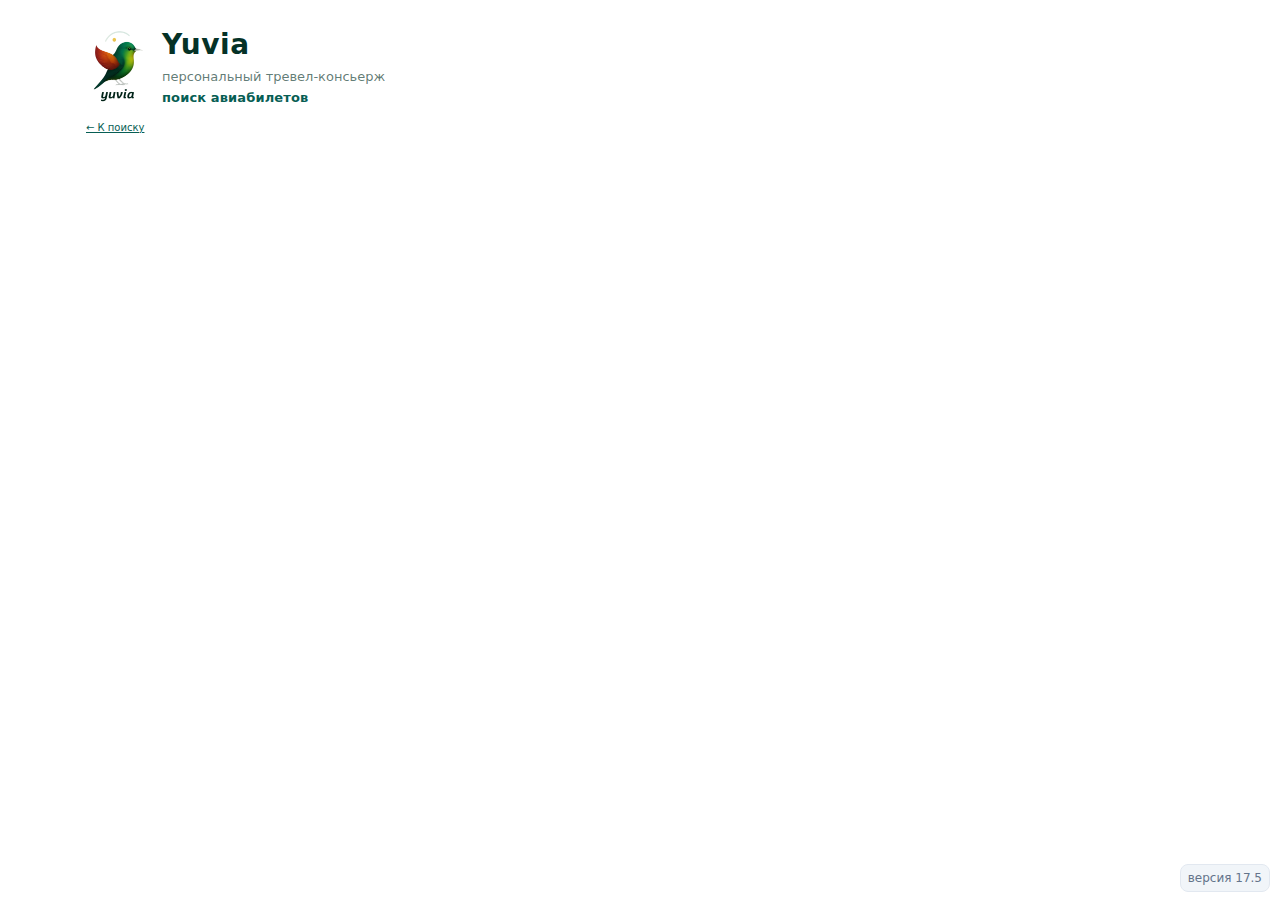
<file: results.html>
<!doctype html>
<html lang="ru">
  <head>
    <meta charset="utf-8" />
    <meta name="viewport" content="width=device-width,initial-scale=1" />
    <title>Yuvia · Результаты поиска</title>
    <link rel="icon" type="image/png" href="assets/favicon.png" sizes="256x256" />
    <link rel="shortcut icon" type="image/png" href="assets/favicon.png" />
    <link rel="stylesheet" href="css/yuvia.css" />
  </head>
  <body>
    <div class="wrap">
      <header class="brand">
        <img src="assets/Logo-Full.png" alt="Yuvia" class="brand-logo" />
        <div class="brand-text">
          <div class="brand-name">Yuvia</div>
          <div class="brand-tagline">персональный тревел-консьерж</div>
          <div class="brand-subline">поиск авиабилетов</div>
        </div>
      </header>
      <div class="screen-back">
        <a href="search.html" class="btn-ghost btn-sm" id="backToSearch">← К поиску</a>
      </div>
      <div id="searchSummary" class="search-summary hidden">
        <div
          id="searchSummaryAction"
          class="search-summary--clickable"
        ></div>
      </div>
      <div id="searchOverlay" class="search-overlay hidden" aria-modal="true" role="dialog">
        <div class="search-overlay-card">
          <div class="search-overlay-handle" aria-hidden="true"></div>
          <div class="search-overlay-title" id="searchOverlayTitle">Редактировать поиск</div>
          <div id="searchInlineEditor" class="search-inline-editor hidden" aria-label="Редактировать поиск">
            <div id="inlineRouteEditor" class="inline-editor hidden" data-target="route">
              <div class="inline-editor-heading">Изменить маршрут</div>
              <div class="search-inline-grid inline-route-grid">
                <div class="field origin-field">
                  <div class="label">Откуда</div>
                  <div class="suggest-wrapper">
                    <input id="inlineOrigin" placeholder="Москва" autocomplete="off" />
                  </div>
                </div>
                <div class="field destination-field">
                  <div class="label">Куда</div>
                  <div class="suggest-wrapper">
                    <input id="inlineDestination" placeholder="Казань" autocomplete="off" />
                  </div>
                </div>
              </div>
              <div class="search-inline-actions">
                <button type="button" class="btn-ghost" data-inline-action="cancel">Отмена</button>
                <div class="actions-spacer"></div>
                <button type="button" class="btn-primary" data-inline-action="apply">Обновить поиск</button>
              </div>
            </div>

            <div id="inlineDatesEditor" class="inline-editor hidden" data-target="dates">
              <div class="inline-editor-heading">Изменить даты</div>
              <div class="search-inline-grid inline-dates-grid">
                <div class="field depart-field">
                  <div class="label">Дата вылета</div>
                  <input id="inlineDepart" type="date" />
                </div>
                <div class="field return-field">
                  <div class="label">Дата возвращения</div>
                  <input id="inlineRet" type="date" />
                </div>
                <div class="inline-oneway-row">
                  <label class="oneway-toggle" for="inlineOnewayToggle">
                    <input type="checkbox" id="inlineOnewayToggle" />
                    <span class="oneway-switch" aria-hidden="true"></span>
                    <span class="oneway-text">Только в одну сторону</span>
                  </label>
                </div>
              </div>
              <div class="search-inline-actions">
                <button type="button" class="btn-ghost" data-inline-action="cancel">Отмена</button>
                <div class="actions-spacer"></div>
                <button type="button" class="btn-primary" data-inline-action="apply">Обновить поиск</button>
              </div>
            </div>

            <div id="inlinePaxEditor" class="inline-editor hidden" data-target="pax">
              <div class="inline-editor-heading">Пассажиры и класс</div>
              <div class="pax-summary-line" id="inlinePaxSummary">1 пассажир, эконом</div>
              <div class="pax-grid">
                <div class="pax-row">
                  <div class="pax-label-wrap">
                    <div class="pax-title">Взрослые</div>
                    <div class="pax-note">от 12 лет</div>
                  </div>
                  <div class="pax-counter">
                    <button class="pax-btn" type="button" data-kind="adults" data-delta="-1">−</button>
                    <div class="pax-count" data-kind="adults">1</div>
                    <button class="pax-btn" type="button" data-kind="adults" data-delta="1">+</button>
                  </div>
                </div>
                <div class="pax-row">
                  <div class="pax-label-wrap">
                    <div class="pax-title">Дети</div>
                    <div class="pax-note">от 2 до 12 лет</div>
                  </div>
                  <div class="pax-counter">
                    <button class="pax-btn" type="button" data-kind="children" data-delta="-1">−</button>
                    <div class="pax-count" data-kind="children">0</div>
                    <button class="pax-btn" type="button" data-kind="children" data-delta="1">+</button>
                  </div>
                </div>
                <div class="pax-row">
                  <div class="pax-label-wrap">
                    <div class="pax-title">Младенцы</div>
                    <div class="pax-note">до 2 лет (без места)</div>
                  </div>
                  <div class="pax-counter">
                    <button class="pax-btn" type="button" data-kind="infants" data-delta="-1">−</button>
                    <div class="pax-count" data-kind="infants">0</div>
                    <button class="pax-btn" type="button" data-kind="infants" data-delta="1">+</button>
                  </div>
                </div>
              </div>
              <div class="pax-cabin pax-cabin-inline">
                <button type="button" class="pax-cabin-btn active" data-cabin="eco">Эконом</button>
                <button type="button" class="pax-cabin-btn" data-cabin="business">Бизнес</button>
              </div>
              <div class="search-inline-actions pax-inline-actions">
                <button type="button" class="btn-ghost" data-inline-action="cancel">Отмена</button>
                <div class="actions-spacer"></div>
                <button type="button" class="btn-primary" data-inline-action="apply">Обновить поиск</button>
              </div>
            </div>
          </div>
        </div>
      </div>
      <div class="two-col hidden" id="postSearchLayout">
        <div class="filters-mobile-toggle" id="filtersToggleWrap">
          <button type="button" class="btn-outline" id="filtersToggle">Фильтры</button>
        </div>
        <div class="card filters-block filters-scroll-container" id="filtersBlock">
          <div class="filters-header">
            <div class="section-title">Фильтры</div>
            <button type="button" class="filters-close" id="filtersClose" aria-label="Закрыть фильтры">
              ×
            </button>
          </div>

          <div class="filters-section">
            <div class="label">Пересадки</div>
            <div class="filter-list">
              <label class="filter-option">
                <input type="radio" name="stops" value="any" checked />
                <span>любые</span>
              </label>
              <label class="filter-option">
                <input type="radio" name="stops" value="0" />
                <span>только прямые</span>
              </label>
              <label class="filter-option">
                <input type="radio" name="stops" value="1" />
                <span>не более 1</span>
              </label>
            </div>
          </div>

          <div class="filters-section">
            <div class="label">
              Время рейса в <span id="timeOutboundLabel">город назначения</span> /
              обратно в <span id="timeReturnLabel">город вылета</span>
            </div>
            <div class="time-group">
              <div class="time-group-title">Туда</div>
              <div class="time-pill-row" id="depwin-outbound">
                <label class="time-pill">
                  <input type="checkbox" class="depwin-outbound" value="morning" />
                  <span>Утром</span>
                </label>
                <label class="time-pill">
                  <input type="checkbox" class="depwin-outbound" value="day" />
                  <span>День</span>
                </label>
                <label class="time-pill">
                  <input type="checkbox" class="depwin-outbound" value="evening" />
                  <span>Вечер</span>
                </label>
                <label class="time-pill">
                  <input type="checkbox" class="depwin-outbound" value="night" />
                  <span>Ночь</span>
                </label>
              </div>
            </div>
            <div class="time-group">
              <div class="time-group-title">Обратно</div>
              <div class="time-pill-row" id="depwin-return">
                <label class="time-pill">
                  <input type="checkbox" class="depwin-return" value="morning" />
                  <span>Утром</span>
                </label>
                <label class="time-pill">
                  <input type="checkbox" class="depwin-return" value="day" />
                  <span>День</span>
                </label>
                <label class="time-pill">
                  <input type="checkbox" class="depwin-return" value="evening" />
                  <span>Вечер</span>
                </label>
                <label class="time-pill">
                  <input type="checkbox" class="depwin-return" value="night" />
                  <span>Ночь</span>
                </label>
              </div>
            </div>
          </div>

          <div class="filters-section">
            <div class="label">Бюджет, ₽</div>
            <div class="budget-row">
              <input id="priceMin" type="number" placeholder="от" />
              <span class="budget-separator">—</span>
              <input id="priceMax" type="number" placeholder="до" />
            </div>
          </div>

          <div class="filters-section">
            <div class="filters-row">
              <div class="label">Длительность рейса</div>
              <button type="button" class="link-btn" id="durationReset">Сбросить</button>
            </div>
            <div class="duration-wrap">
              <input type="range" id="durMax" min="1" max="12" step="0.5" value="12" />
              <div class="duration-scale" aria-hidden="true">
                <span>1 ч</span>
                <span>2 ч</span>
                <span>3 ч</span>
                <span>4 ч</span>
                <span>6 ч</span>
                <span>8 ч</span>
                <span>12+ ч</span>
              </div>
              <div class="duration-current" id="durationCurrent">Сейчас: без ограничения по длительности</div>
              <div class="muted duration-note">Считаем общую длительность маршрута с учётом пересадок.</div>
            </div>
          </div>

          <div class="filters-section">
            <div class="label">Аэропорты вылета</div>
            <div id="originAirportFilter" class="filter-list"></div>
          </div>
          <div class="filters-section">
            <div class="label">Аэропорты прилёта</div>
            <div id="destinationAirportFilter" class="filter-list"></div>
          </div>
          <div class="filters-section">
            <div class="label">Авиакомпании</div>
            <div id="airlineFilter" class="filter-list"></div>
          </div>
          <div class="filters-sheet-footer" id="filtersSheetFooter">
            <button type="button" class="btn-ghost" id="clearFilters">Сбросить</button>
            <button type="button" class="btn-primary" id="filtersApply">Показать результаты</button>
          </div>
        </div>
        <div>
          <div class="card topblock" id="yuviaTopBlock">
            <div class="recommendations-emblem">
              <div class="recommendations-emblem__seal">
                <img src="assets/Mono.png" alt="Монограмма Yuvia" class="recommendations-emblem__icon" />
              </div>
              <div class="recommendations-emblem__text">Yuvia рекомендует</div>
            </div>
            <div class="topblock-row">
              <div class="topblock-heading">
                <div class="section-title" style="margin: 0">Комфортный старт</div>
                <div class="topblock-subtitle" id="yuviaTopSubtitle">
                  Я учёл твой стиль поездки и ограничения по рейсам, убрал ночные и перегруженные стыковки. В этом блоке —
                  варианты, с которых обычно удобно начинать выбор.
                </div>
              </div>
            </div>
            <div class="topblock-list" id="yuviaTopList"></div>
            <div class="topblock-meta">
              <div class="tooltip badge-with-tooltip" data-tooltip="true">
                <div class="tooltip-trigger">Как работает подбор</div>
                <div class="tooltip-popover" role="tooltip">
                  <div class="tooltip-title">Алгоритм Yuvia</div>
                  <div class="tooltip-text">
                    Мы оцениваем удобство рейса (пересадки, время стыковок, ночные вылеты) и балансируем это с
                    ценой. В рекомендациях — варианты, которые подойдут большинству путешественников.
                  </div>
                </div>
              </div>
            </div>
          </div>
          <div id="favoritesBlock" class="card favorites-block hidden"></div>
          <div id="compareBlock" class="card compare-block hidden"></div>
          <div class="toolbar">
            <div class="label" style="margin: 0">Сортировка</div>
            <select id="sortBy">
              <option value="yuvia_score">Сначала рекомендации Yuvia</option>
              <option value="price_asc">Сначала дешёвые</option>
              <option value="price_desc">Сначала дорогие</option>
              <option value="duration_asc">Короткий путь</option>
              <option value="depart_asc">Ранний вылет</option>
            </select>
            <div class="chip" id="summaryChip" title="Краткая сводка по цене">—</div>
          </div>
          <div class="section-title" style="margin-top: 4px">Результаты</div>
          <div id="results" class="grid"></div>
          <div id="matrixSection">
            <div class="section-title">Соседние даты</div>
            <div id="matrix"></div>
          </div>
      <div class="results-disclaimer">
        <p>
          Отображаемые варианты перелётов и цены основаны на данных сервиса Aviasales (Travelpayouts)
              и являются выборкой лучших предложений на момент запроса. Информация предоставлена исключительно
              в ознакомительных целях и может быть неполной или устаревшей.
            </p>
            <p>
              Актуальная стоимость, наличие мест, расписание рейсов, условия перевозки и маршрут подлежат
              обязательному уточнению на сайте Aviasales и/или у соответствующих перевозчиков и агентств перед
              покупкой билета. Сервис Yuvia не гарантирует точность, полноту и актуальность указанных данных и не
              несёт ответственности за изменения цен, расписания и условий, внесённые авиакомпаниями, агентствами
              или иными третьими лицами.
            </p>
          </div>
        </div>
      </div>
    </div>
    <div id="filtersSheetOverlay" class="filters-sheet-overlay hidden"></div>
    <div id="compareModal" class="compare-modal-backdrop hidden" role="dialog" aria-modal="true">
      <div class="compare-modal">
        <div class="compare-modal-header">
          <h3>Сравнение рейсов</h3>
          <button type="button" class="section-close" id="compareModalDismiss" aria-label="Закрыть сравнение">
            ×
          </button>
        </div>
        <div id="compareYuviaChoice" class="compare-yuvia-choice hidden"></div>
        <div class="compare-tabs" id="compareTabs"></div>
        <table class="compare-table" id="compareTable"></table>
        <div class="compare-close">
          <button type="button" class="btn-ghost btn-sm" id="compareClose">Закрыть</button>
        </div>
      </div>
    </div>
    <div id="loadingOverlay" class="loading-overlay hidden">
      <div class="loading-inner">
        <div class="loading-logo-wrap">
          <video
            class="loading-logo-video"
            autoplay
            muted
            loop
            playsinline
            preload="auto"
          >
            <source src="assets/Yuvia_Anim.webm" type="video/webm" />
          </video>
        </div>
        <div class="loading-text">Ищем лучшие варианты...</div>
      </div>
    </div>
    <div class="version">версия 17.5</div>
    <script src="js/yuvia.js"></script>
  </body>
</html>
</file>
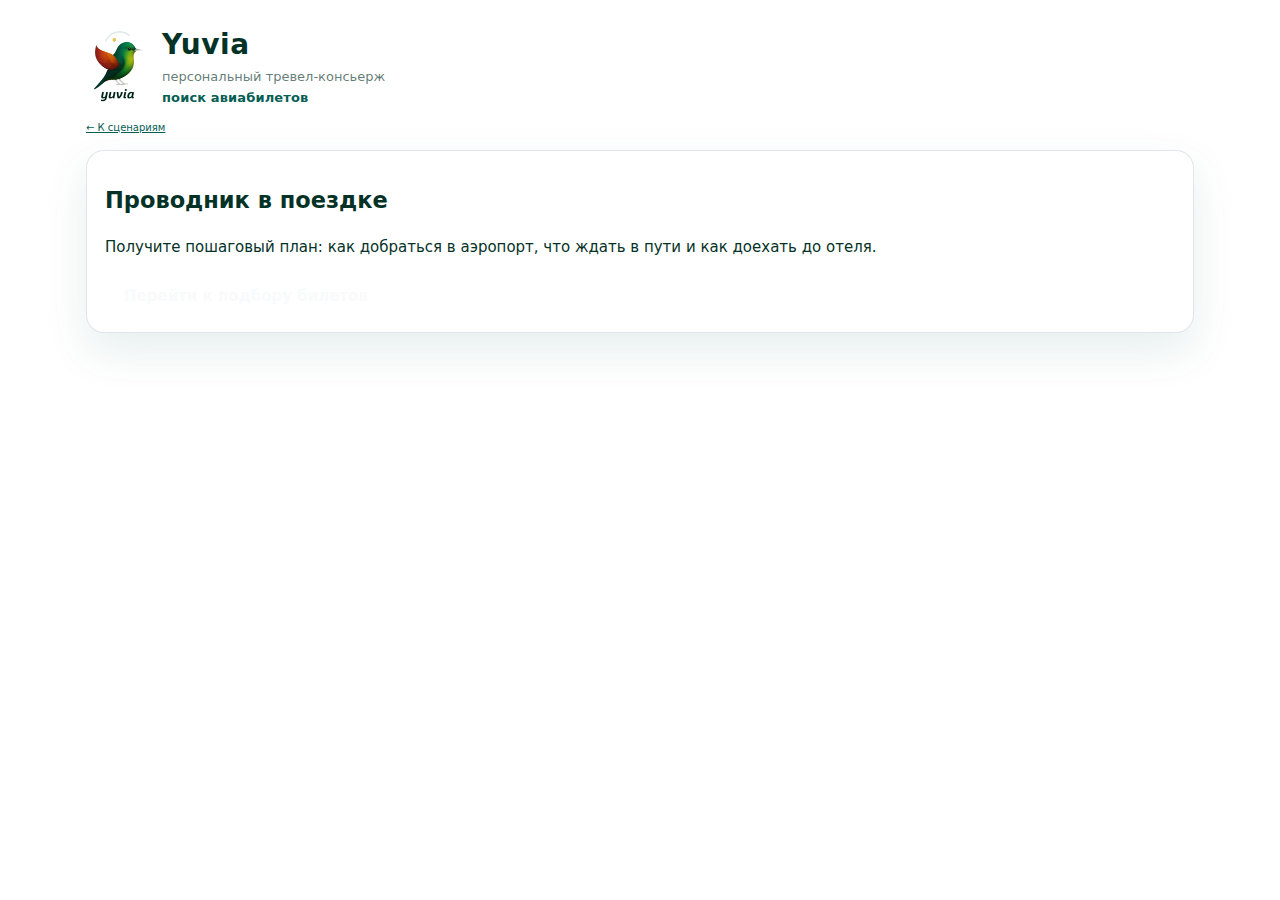
<file: route-helper.html>
<!doctype html>
<html lang="ru">
  <head>
    <meta charset="utf-8" />
    <meta name="viewport" content="width=device-width,initial-scale=1" />
    <title>Yuvia · Проводник в поездке</title>
    <link rel="icon" type="image/png" href="assets/favicon.png" sizes="256x256" />
    <link rel="shortcut icon" type="image/png" href="assets/favicon.png" />
    <link rel="stylesheet" href="css/yuvia.css" />
  </head>
  <body>
    <div class="wrap">
      <header class="brand">
        <img src="assets/Logo-Full.png" alt="Yuvia" class="brand-logo" />
        <div class="brand-text">
          <div class="brand-name">Yuvia</div>
          <div class="brand-tagline">персональный тревел-консьерж</div>
          <div class="brand-subline">поиск авиабилетов</div>
        </div>
      </header>
      <div class="screen-back">
        <a href="index.html" class="btn-ghost btn-sm">← К сценариям</a>
      </div>
      <div class="card hub-stub">
        <h2>Проводник в поездке</h2>
        <p>
          Получите пошаговый план: как добраться в аэропорт, что ждать в пути и
          как доехать до отеля.
        </p>
        <a href="search.html" class="btn go-search">Перейти к подбору билетов</a>
      </div>
    </div>
  </body>
</html>
</file>
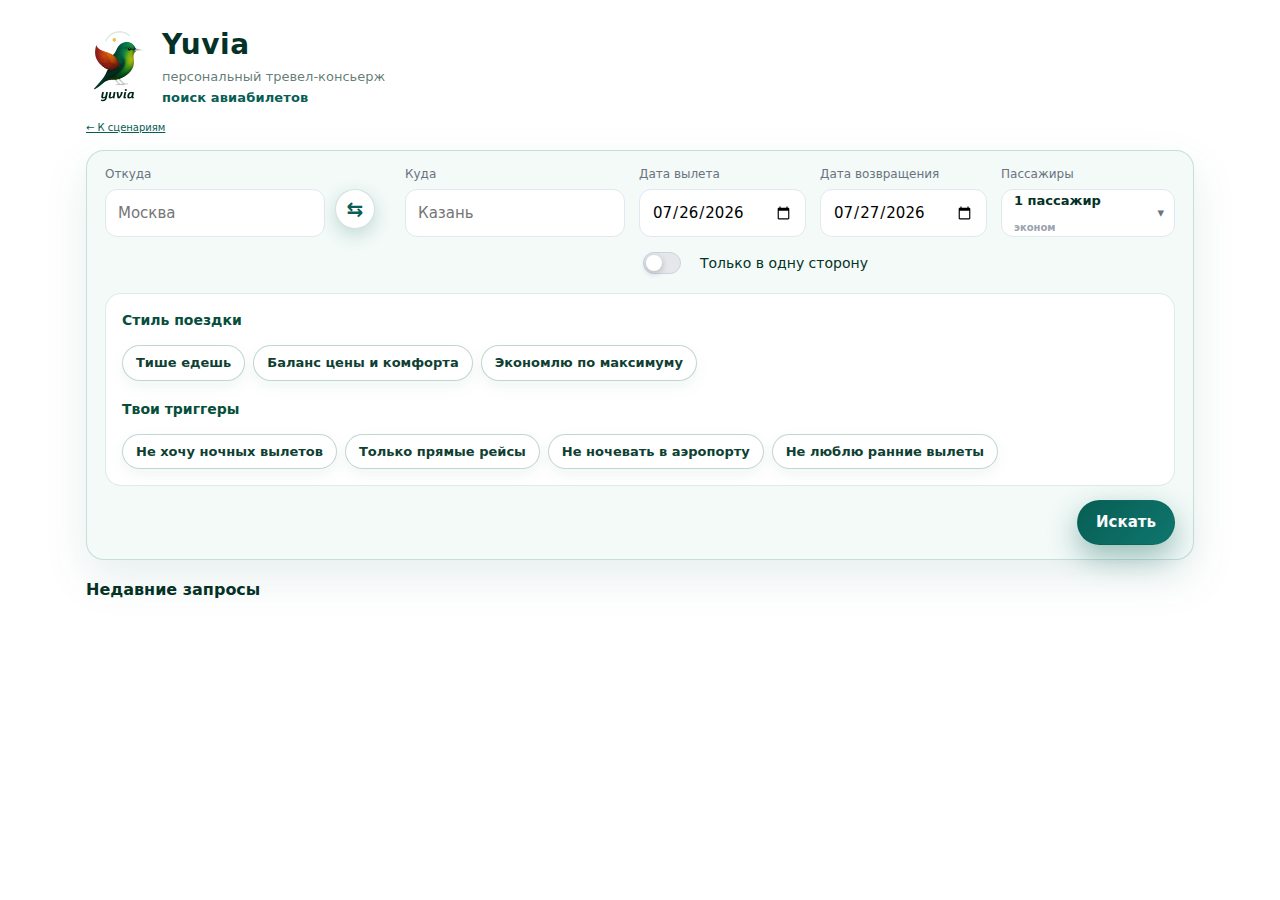
<file: search.html>
<!doctype html>
<html lang="ru">
  <head>
    <meta charset="utf-8" />
    <meta name="viewport" content="width=device-width,initial-scale=1" />
    <title>Yuvia · Поиск авиабилетов</title>
    <link rel="icon" type="image/png" href="assets/favicon.png" sizes="256x256" />
    <link rel="shortcut icon" type="image/png" href="assets/favicon.png" />
    <link rel="stylesheet" href="css/yuvia.css" />
  </head>
  <body>
    <div class="wrap">
      <header class="brand">
        <img src="assets/Logo-Full.png" alt="Yuvia" class="brand-logo" />
        <div class="brand-text">
          <div class="brand-name">Yuvia</div>
          <div class="brand-tagline">персональный тревел-консьерж</div>
          <div class="brand-subline">поиск авиабилетов</div>
        </div>
      </header>
      <div class="screen-back">
        <a href="index.html" class="btn-ghost btn-sm">← К сценариям</a>
      </div>
      <div id="searchSummary" class="search-summary hidden"></div>
      <div class="card" id="searchForm">
        <div class="search-grid">
          <div class="label">Откуда</div>
          <div></div>
          <div class="label">Куда</div>
          <div class="label">Дата вылета</div>
          <div class="label">Дата возвращения</div>
          <div class="label">Пассажиры</div>
          <div class="suggest-wrapper">
            <input id="origin" placeholder="Москва" autocomplete="off" />
          </div>
          <div class="swap-cell swap-cell--full">
            <button
              type="button"
              class="swap-btn"
              id="swapInline"
              aria-label="Поменять местами города"
            >
              ⇆
            </button>
          </div>
          <div class="suggest-wrapper">
            <input id="destination" placeholder="Казань" autocomplete="off" />
          </div>
          <div><input id="depart" type="date" /></div>
          <div><input id="ret" type="date" /></div>
          <div class="pax-field">
            <button type="button" class="pax-trigger" id="paxTrigger">
              <div class="pax-main" id="paxMainText">1 пассажир</div>
              <div class="pax-sub" id="paxSubText">эконом</div>
              <span class="pax-chevron">▾</span>
            </button>
            <select id="adults" style="display: none">
              <option>1</option>
              <option>2</option>
              <option>3</option>
              <option>4</option>
              <option>5</option>
              <option>6</option>
            </select>
            <div class="pax-panel hidden" id="paxPanel">
              <div class="pax-row">
                <div class="pax-label-wrap">
                  <div class="pax-title">Взрослые</div>
                  <div class="pax-note">от 12 лет</div>
                </div>
                <div class="pax-counter">
                  <button
                    class="pax-btn"
                    type="button"
                    data-kind="adults"
                    data-delta="-1"
                  >
                    −
                  </button>
                  <div class="pax-count" data-kind="adults">1</div>
                  <button
                    class="pax-btn"
                    type="button"
                    data-kind="adults"
                    data-delta="1"
                  >
                    +
                  </button>
                </div>
              </div>
              <div class="pax-row">
                <div class="pax-label-wrap">
                  <div class="pax-title">Дети</div>
                  <div class="pax-note">от 2 до 12 лет</div>
                </div>
                <div class="pax-counter">
                  <button
                    class="pax-btn"
                    type="button"
                    data-kind="children"
                    data-delta="-1"
                  >
                    −
                  </button>
                  <div class="pax-count" data-kind="children">0</div>
                  <button
                    class="pax-btn"
                    type="button"
                    data-kind="children"
                    data-delta="1"
                  >
                    +
                  </button>
                </div>
              </div>
              <div class="pax-row">
                <div class="pax-label-wrap">
                  <div class="pax-title">Младенцы</div>
                  <div class="pax-note">до 2 лет (без места)
</div>
                </div>
                <div class="pax-counter">
                  <button
                    class="pax-btn"
                    type="button"
                    data-kind="infants"
                    data-delta="-1"
                  >
                    −
                  </button>
                  <div class="pax-count" data-kind="infants">0</div>
                  <button
                    class="pax-btn"
                    type="button"
                    data-kind="infants"
                    data-delta="1"
                  >
                    +
                  </button>
                </div>
              </div>
              <div class="pax-cabin">
                <button
                  type="button"
                  class="pax-cabin-btn active"
                  data-cabin="eco"
                >
                  Эконом
                </button>
                <button
                  type="button"
                  class="pax-cabin-btn"
                  data-cabin="business"
                >
                  Бизнес
                </button>
              </div>
            </div>
          </div>
          <div class="oneway-row">
            <label class="oneway-toggle" for="onewayToggle">
              <input type="checkbox" id="onewayToggle" />
              <span class="oneway-switch" aria-hidden="true"></span>
              <span class="oneway-text">Только в одну сторону</span>
            </label>
          </div>
          <div class="pax-hint-placeholder"></div>
        </div>
        <div class="trip-preferences">
          <div class="trip-style">
            <div class="label">Стиль поездки</div>
            <div class="chips-row" id="tripStyleChips">
              <button
                type="button"
                class="chip-toggle chip-style"
                data-style="calm"
              >
                Тише едешь
              </button>
              <button
                type="button"
                class="chip-toggle chip-style"
                data-style="balanced"
              >
                Баланс цены и комфорта
              </button>
              <button
                type="button"
                class="chip-toggle chip-style"
                data-style="cheap"
              >
                Экономлю по максимуму
              </button>
            </div>
          </div>
          <div class="trip-triggers">
            <div class="label">Твои триггеры</div>
            <div class="chips-row" id="tripTriggerChips">
              <button
                type="button"
                class="chip-toggle"
                data-trigger="no_night_dep"
              >
                Не хочу ночных вылетов
              </button>
              <button
                type="button"
                class="chip-toggle"
                data-trigger="direct_only"
              >
                Только прямые рейсы
              </button>
              <button
                type="button"
                class="chip-toggle"
                data-trigger="no_overnight"
              >
                Не ночевать в аэропорту
              </button>
              <button
                type="button"
                class="chip-toggle"
                data-trigger="no_early_dep"
              >
                Не люблю ранние вылеты
              </button>
            </div>
          </div>
        </div>
        <div class="search-actions-row">
          <button class="btn-primary" id="doSearch">Искать</button>
        </div>
        <div class="hidden" aria-hidden="true">
          <select id="currency">
            <option value="RUB">RUB ₽</option>
            <option value="USD">USD $</option>
            <option value="EUR">EUR €</option>
          </select>
          <select id="cabin">
            <option value="eco">Эконом</option>
            <option value="business">Бизнес</option>
          </select>
        </div>
      </div>
      <div class="section-title">Недавние запросы</div>
      <div class="recent-scroll-wrap">
        <div class="chips recent-scroll" id="recentChips"></div>
        <div class="recent-fade"></div>
      </div>
    </div>
    <script src="js/yuvia.js"></script>
  </body>
</html>
</file>
<file: css/yuvia.css>
:root {
        --bg: #ffffff;
        --surface: #ffffff;
        --ink: #053227;
        --muted: #6b7280;
        --accent: #075e54;
        --accent-soft: #e3f3ee;
        --accent-soft-2: #fff7e3;
        --berry: #b1365b;
        --sun: #f6c453;
        --danger: #dc2626;
        --ok: #16a34a;
        --line: #e2e8f0;
        --shadow-soft: 0 18px 45px rgba(7, 94, 84, 0.1);
        --radius-lg: 18px;
        --radius-pill: 999px;
        --mint: #dff7f0;
        --mint-soft: #f3fcf8;
        --berry-soft: rgba(177, 54, 91, 0.08);
        --violet-link: #6f4ad8;
        --glass-border: rgba(255, 255, 255, 0.45);
      }
      * {
        box-sizing: border-box;
      }
      body {
        margin: 0;
        font:
          15px/1.5 system-ui,
          -apple-system,
          BlinkMacSystemFont,
          "Segoe UI",
          Roboto,
          Inter,
          Arial,
          sans-serif;
        color: var(--ink);
        background: var(--bg);
      }

      .wrap {
        max-width: 1140px;
        margin: 0 auto;
        padding: 18px 16px 32px;
      }

      .screen-back {
        display: flex;
        align-items: center;
        margin: 8px 0 16px;
      }
      .suggest-wrapper {
        position: relative;
      }
      .suggest-panel {
        position: absolute;
        left: 0;
        right: 0;
        top: calc(100% + 4px);
        z-index: 10;
        border-radius: 12px;
        border: 1px solid var(--line);
        background: #ffffff;
        box-shadow: var(--shadow-soft);
        max-height: 240px;
        overflow-y: auto;
      }
      .suggest-panel.hidden {
        display: none;
      }
      .suggest-item {
        padding: 10px 14px;
        display: flex;
        flex-direction: column;
        gap: 2px;
        border-bottom: 1px solid rgba(226, 232, 240, 0.6);
        cursor: pointer;
      }
      .suggest-item:last-child {
        border-bottom: none;
      }
      .suggest-item strong {
        font-size: 14px;
      }
      .suggest-item span {
        font-size: 12px;
        color: var(--muted);
      }
      .suggest-empty {
        padding: 10px 14px;
        font-size: 13px;
        color: var(--muted);
      }
      .card {
        background: var(--surface);
        border-radius: var(--radius-lg);
        border: 1px solid rgba(148, 163, 184, 0.28);
        box-shadow: var(--shadow-soft);
        padding: 14px 18px;
      }
      #searchForm {
        background: #f3faf8;
        border-color: rgba(7, 94, 84, 0.18);
      }
      .concierge-note {
        background: linear-gradient(145deg, var(--accent-soft-2), var(--accent-soft));
        border: 1px solid rgba(7, 94, 84, 0.16);
        border-radius: 18px;
        box-shadow: 0 16px 40px rgba(7, 94, 84, 0.12);
        padding: 14px 16px;
      }
      .concierge-note-inner {
        display: flex;
        align-items: flex-start;
        gap: 10px;
      }
      .concierge-note-icon {
        width: 36px;
        height: auto;
        flex-shrink: 0;
        margin-right: 2px;
      }
      .concierge-note p {
        margin: 0;
        font-size: 14.5px;
        font-style: italic;
        color: var(--ink);
      }
      .grid {
        display: grid;
        gap: 12px;
      }
      .grid-2 {
        grid-template-columns: repeat(2, minmax(0, 1fr));
      }
      .row {
        display: flex;
        gap: 10px;
        align-items: center;
      }
      input,
      select,
      button,
      .btn {
        font: inherit;
        border-radius: 12px;
        border: 1px solid var(--line);
        padding: 10px 12px;
        background: #ffffff;
      }
      input:focus,
select:focus,
button:focus,
.btn:focus {
  outline: none;
  border-color: rgba(7, 94, 84, 0.7);          /* темно-зелёный, без ядовитости */
  box-shadow: 0 0 0 1px rgba(7, 94, 84, 0.35); /* мягкая обводка */
}

      button,
      .btn {
        cursor: pointer;
        border-radius: var(--radius-pill);
        border: 1px solid transparent;
        padding: 10px 18px;
        color: #f9fafb;
        font-weight: 600;
        white-space: nowrap;
        display: inline-flex;
        align-items: center;
        justify-content: center;
        gap: 8px;
        text-decoration: none;
        transition: transform 0.18s ease, box-shadow 0.18s ease, background 0.18s ease, filter 0.18s ease;
      }
      .btn-primary-hero {
        padding: 13px 22px;
        font-size: 16px;
        box-shadow: 0 12px 30px rgba(7, 94, 84, 0.45);
        position: relative;
        overflow: hidden;
        letter-spacing: 0.02em;
        text-transform: uppercase;
        animation: search-pulse 2.2s infinite ease-in-out;
        background: linear-gradient(135deg, #075e54, #0f766e);
        color: #f9fafb;
        border: 1px solid rgba(7, 94, 84, 0.2);
      }
      .btn-primary-hero::after {
        content: "";
        position: absolute;
        inset: 0;
        transform: translateX(-120%);
        background: linear-gradient(
          120deg,
          transparent 0%,
          rgba(255, 255, 255, 0.65) 40%,
          transparent 80%
        );
        pointer-events: none;
        transition: transform 0.35s ease;
      }
      .btn-primary-hero:hover::after {
        transform: translateX(120%);
      }
      .btn-primary-hero:hover {
        transform: translateY(-1px);
        box-shadow: 0 16px 34px rgba(7, 94, 84, 0.48);
      }
      .btn-primary-hero:active {
        transform: translateY(0);
        box-shadow: 0 10px 26px rgba(7, 94, 84, 0.42);
      }
      @keyframes search-pulse {
        0%,
        100% {
          box-shadow: 0 10px 25px rgba(7, 94, 84, 0.35);
          transform: translateY(0);
        }
        50% {
          box-shadow: 0 14px 34px rgba(7, 94, 84, 0.45);
          transform: translateY(-1px);
        }
      }
      .btn-primary {
        background: linear-gradient(135deg, #075e54, #0f766e);
        color: #f9fafb;
        border: 1px solid rgba(7, 94, 84, 0.2);
        box-shadow: 0 12px 30px rgba(7, 94, 84, 0.4);
      }
      .btn-primary:hover {
        background: linear-gradient(135deg, #064e3b, #0d6b60);
        transform: translateY(-1px);
        box-shadow: 0 16px 36px rgba(7, 94, 84, 0.45);
      }
      .btn-primary:active {
        transform: translateY(0);
        box-shadow: 0 10px 24px rgba(7, 94, 84, 0.35);
      }
      .btn-primary:disabled {
        opacity: 0.6;
        cursor: not-allowed;
        box-shadow: none;
      }
      .btn-secondary {
        background: var(--accent-soft);
        color: var(--accent);
        border: 1px solid rgba(7, 94, 84, 0.35);
        box-shadow: 0 8px 18px rgba(7, 94, 84, 0.14);
      }
      .btn-secondary:hover {
        background: #d4f0e5;
        color: #064e3b;
        box-shadow: 0 10px 22px rgba(7, 94, 84, 0.18);
      }
      .btn-secondary:active {
        box-shadow: 0 6px 14px rgba(7, 94, 84, 0.16);
        transform: translateY(0);
      }
      .btn-secondary.is-active {
        background: #c8e8dc;
        color: #064e3b;
        border-color: rgba(7, 94, 84, 0.45);
        box-shadow: 0 10px 22px rgba(7, 94, 84, 0.2);
      }
      .btn-outline {
        background: #ffffff;
        color: #0b3d31;
        border: 1px solid rgba(7, 94, 84, 0.5);
        box-shadow: none;
      }
      .btn-outline:hover {
        background: #f3fbf8;
        box-shadow: 0 8px 18px rgba(7, 94, 84, 0.12);
      }
      .btn-utility {
        background: var(--mint-soft);
        color: #0f3f33;
        border: 1px solid rgba(7, 94, 84, 0.28);
        box-shadow: none;
      }

      .btn-sm {
        font-size: 10px;
        line-height: 1.25;
        border-radius: calc(var(--radius-pill) - 4px);
      }
      .btn-utility:hover {
        background: #e8f3ef;
        color: #053227;
        border-color: rgba(7, 94, 84, 0.36);
      }
      .btn-ghost {
        background: transparent;
        color: var(--accent);
        border-color: rgba(148, 163, 184, 0.6);
      }
      .aviasales-all-wrap {
        margin: 24px auto 0;
        text-align: center;
      }
      .aviasales-btn-ticket,
      .aviasales-btn-all {
        font-weight: 600;
        padding: 10px 18px;
        border-radius: var(--radius-pill);
        box-shadow: 0 12px 30px rgba(7, 94, 84, 0.4);
      }
      .aviasales-btn-all {
        min-width: 260px;
        max-width: 320px;
        font-size: 15px;
      }
      .aviasales-btn-ticket:hover,
      .aviasales-btn-all:hover {
        text-decoration: none;
      }
      .hint {
        font-size: 12px;
        color: var(--muted);
        margin-top: 3px;
      }
      .label {
        font-size: 12px;
        color: var(--muted);
        margin-bottom: 4px;
      }
      .section-title {
        margin: 18px 0 10px;
        font-weight: 600;
        font-size: 16px;
      }
      .chips {
        display: flex;
        flex-wrap: wrap;
        gap: 8px;
      }
      .recent-scroll-wrap {
        position: relative;
        margin-top: 6px;
        padding: 6px 0;
      }
      .recent-scroll {
        display: flex;
        gap: 8px;
        overflow-x: auto;
        padding-right: 32px;
        position: relative;
        scroll-snap-type: x mandatory;
        -webkit-overflow-scrolling: touch;
      }
      .recent-scroll::-webkit-scrollbar {
        height: 6px;
      }
      .recent-scroll::-webkit-scrollbar-thumb {
        background: rgba(5, 50, 39, 0.18);
        border-radius: 999px;
      }
      .recent-fade {
        position: absolute;
        right: 0;
        top: 0;
        bottom: 0;
        width: 38px;
        pointer-events: none;
        background: linear-gradient(90deg, rgba(255, 255, 255, 0) 0%, var(--surface) 70%);
      }
      .chip {
        border-radius: var(--radius-pill);
        padding: 7px 11px;
        background: rgba(177, 54, 91, 0.08);
        color: #7a1238;
        border: 1px solid rgba(177, 54, 91, 0.35);
        font-size: 13px;
        cursor: pointer;
        scroll-snap-align: start;
        transition: background 0.18s ease, border-color 0.18s ease, box-shadow 0.18s ease,
          transform 0.12s ease;
      }
      .chip:hover,
      .pill:hover {
        box-shadow: 0 6px 18px rgba(15, 23, 42, 0.12);
        transform: translateY(-1px);
      }
      .chip#summaryChip {
        background: var(--accent-soft);
        color: var(--accent);
        border-color: rgba(45, 212, 191, 0.45);
        cursor: default;
      }
      .divider {
        height: 1px;
        margin: 14px 0 10px;
        background: linear-gradient(
          90deg,
          rgba(148, 163, 184, 0.3),
          rgba(148, 163, 184, 0)
        );
      }
      .two-col {
        display: grid;
        grid-template-columns: 280px minmax(0, 1fr);
        gap: 16px;
        margin-top: 12px;
      }
      .filters-block {
        position: sticky;
        top: 12px;
        align-self: start;
        max-height: calc(100vh - 24px);
        overflow-y: auto;
        padding: 14px 16px 16px;
        display: flex;
        flex-direction: column;
        gap: 16px;
        scrollbar-width: thin;
        scrollbar-color: rgba(148, 163, 184, 0.35) transparent;
      }
      .filters-block::-webkit-scrollbar {
        width: 3px;
      }
      .filters-block::-webkit-scrollbar-track {
        background: transparent;
      }
      .filters-block::-webkit-scrollbar-thumb {
        background-color: rgba(148, 163, 184, 0.35);
        border-radius: 999px;
      }
      .filters-block:hover::-webkit-scrollbar-thumb {
        background-color: rgba(148, 163, 184, 0.5);
      }
      .filters-header {
        display: flex;
        align-items: center;
        justify-content: space-between;
        gap: 8px;
      }
      .filters-block .section-title {
        margin: 0 0 6px;
        font-size: 18px;
        font-weight: 700;
        color: #053227;
        letter-spacing: 0.01em;
      }
      .filters-section {
        display: flex;
        flex-direction: column;
        gap: 8px;
      }
      .filters-section + .filters-section {
        margin-top: 4px;
      }
      .filters-row {
        display: flex;
        align-items: center;
        justify-content: space-between;
        gap: 10px;
      }
      .filters-close {
        display: none;
        background: none;
        border: none;
        font-size: 20px;
        line-height: 1;
        color: rgba(5, 50, 39, 0.6);
        cursor: pointer;
      }
      .filter-list {
        display: flex;
        flex-direction: column;
        gap: 6px;
      }
      .filters-block .label {
        font-size: 14px;
        font-weight: 500;
        color: #3c5f56eb; /* мягкий серый вместо почти чёрного */
        margin-bottom: 4px;
      }
      .filter-option {
        display: inline-flex;
        align-items: center;
        gap: 10px;
        padding: 4px 2px;
        min-height: 30px;
        font-size: 14px;
        color: #0f3f33;
      }
      .filter-option input {
        width: 16px;
        height: 16px;
        accent-color: #0b3d31;
      }
      .filter-option span,
      .time-pill span {
        color: #0f3f33;
      }
      .time-group {
        display: flex;
        flex-direction: column;
        gap: 8px;
        margin-top: 2px;
      }
      .time-group-title {
        font-size: 13px;
        font-weight: 650;
        color: #0b3d31;
      }
      .time-pill-row {
        display: flex;
        gap: 8px;
        flex-wrap: wrap;
      }
      .budget-row {
        display: flex;
        align-items: center;
        gap: 8px;
      }
      .budget-row input[type="number"] {
        flex: 1;
        min-width: 0;
        height: 38px;
      }
      .budget-row input[type="number"] {
        -moz-appearance: textfield;
      }
      .budget-row input[type="number"]::-webkit-outer-spin-button,
      .budget-row input[type="number"]::-webkit-inner-spin-button {
        -webkit-appearance: none;
        margin: 0;
      }
      .budget-separator {
        color: var(--muted);
        font-weight: 500;
      }
      .duration-wrap {
        display: flex;
        flex-direction: column;
        gap: 6px;
      }
   
    /* Ползунок длительности рейса — светло-серый, без зелёной заливки и без обводки */

#durMax {
  -webkit-appearance: none;
  appearance: none;
  width: 100%;
  height: 4px;
  border-radius: 999px;
  background: #e5e7eb;      /* светло-серый трек */
  outline: none;
}

/* Chrome / Edge / Safari */
#durMax::-webkit-slider-runnable-track {
  height: 4px;
  border-radius: 999px;
  background: #e5e7eb;      /* такой же светло-серый, без “прогресса” */
}

#durMax::-webkit-slider-thumb {
  -webkit-appearance: none;
  appearance: none;
  width: 14px;
  height: 14px;
  border-radius: 50%;
  background: #ffffff;      /* белый кружок */
  border: none;             /* без обводки */
  box-shadow: 0 2px 4px rgba(15, 23, 42, 0.12);
  margin-top: -5px;         /* чтобы встал по центру трека */
}

/* Firefox */
#durMax::-moz-range-track {
  height: 4px;
  border-radius: 999px;
  background: #e5e7eb;      /* трек */
}

#durMax::-moz-range-progress {
  height: 4px;
  border-radius: 999px;
  background: #e5e7eb;      /* прогресс такой же светло-серый, убираем зелёную заливку */
}

#durMax::-moz-range-thumb {
  width: 14px;
  height: 14px;
  border-radius: 50%;
  background: #ffffff;
  border: none;             /* без обводки */
  box-shadow: 0 2px 4px rgba(15, 23, 42, 0.12);
}

      .duration-scale {
        display: flex;
        justify-content: space-between;
        font-size: 12px;
        color: #9ca3af; /* более светлый серый */
        padding: 0 2px;
        margin-top: 2px;
      }
      .duration-scale span {
        position: relative;
        display: inline-flex;
        align-items: center;
        gap: 6px;
        white-space: nowrap;
      }
      .duration-scale span:not(:last-child)::after {
        content: "·";
        color: #9ca3af;
        font-weight: 600;
        display: inline-block;
        margin-left: 6px;
      }
      .duration-current {
        font-size: 15px;
        font-weight: 400;
        color: #0b3d31;
        font-style: italic; /* курсив для строки “Сейчас: …” */
      }
      .duration-current strong {
        font-weight: 600;
      }
      .duration-note {
        font-size: 12.5px;
        color: #9ca3af;
      }
      .filters-sheet-footer {
        display: none;
        gap: 10px;
      }
      .filters-sheet-overlay {
        display: none;
      }
      .filters-mobile-toggle {
        display: none;
        justify-content: flex-end;
        margin-bottom: 6px;
      }
      .link-btn {
        background: none;
        border: none;
        color: var(--accent);
        cursor: pointer;
        padding: 4px 6px;
        font-size: 13px;
      }
      #matrixSection.hidden {
        display: none;
      }
      .no-results-card {
        border: 1px solid rgba(148, 163, 184, 0.6);
        border-radius: 16px;
        padding: 18px;
        box-shadow: 0 10px 26px rgba(5, 50, 39, 0.08);
        background: #ffffff;
        text-align: center;
        font-size: 15px;
      }
      .pill {
        display: inline-flex;
        align-items: center;
        gap: 6px;
        padding: 6px 10px;
        border-radius: var(--radius-pill);
        border: 1px solid var(--line);
        font-size: 13px;
        background: #f9fafb;
        cursor: pointer;
        transition: background 0.18s ease, border-color 0.18s ease, box-shadow 0.18s ease,
          transform 0.12s ease;
      }
      .pill input {
        width: auto;
        padding: 0;
        border: none;
        box-shadow: none;
      }
      #airlineFilter {
        display: flex;
        flex-direction: column;
        gap: 6px;
      }
      .toolbar {
        position: sticky;
        top: 0;
        z-index: 2;
        background: var(--surface);
        border: 1px solid rgba(148, 163, 184, 0.25);
        border-radius: var(--radius-pill);
        padding: 8px 11px;
        display: flex;
        align-items: center;
        gap: 10px;
        margin-bottom: 8px;
      }
      .toolbar select {
        border-radius: 999px;
        padding: 10px 14px;
        background: #ffffff;
        border: 1px solid rgba(148, 163, 184, 0.7);
        box-shadow: 0 12px 22px rgba(7, 94, 84, 0.08);
      }
      .toolbar select option {
        background: #ffffff;
        color: var(--ink);
      }
      .toolbar select option:checked {
        background: #e8f3ef;
      }
      .toolbar select option:hover {
        background: #f4fbf8;
      }
.topblock {
  margin: 0 auto 16px;
  max-width: 960px;
  border-radius: 18px;
  background: linear-gradient(180deg, rgba(252, 250, 246, 0.96), rgba(241, 249, 247, 0.94)), #ffffff;
  border: 1px solid rgba(213, 223, 219, 0.9);
  box-shadow: 0 14px 34px rgba(7, 94, 84, 0.13);
  backdrop-filter: blur(18px);
  position: relative;
  padding: 16px 18px 14px;
}

.topblock::before {
  content: "";
  position: absolute;
  inset: 0;
  background: radial-gradient(circle at 18% 16%, rgba(250, 244, 232, 0.32), transparent 32%);
  pointer-events: none;
}

.topblock-header {
  position: relative;
}

.topblock-heading {
  text-align: left;
  max-width: 100%;
}

.topblock-title,
.topblock .section-title {
  font-size: 19px;
  font-weight: 760;
  letter-spacing: 0.01em;
  color: #0b3d31;
  margin: 0;
}

.topblock-subtitle {
  font-size: 13px;
  color: rgba(5, 50, 39, 0.78);
  margin-top: 8px;
  margin-bottom: 18px;
  max-width: 100%;
}

.topblock-seal-wrap {
  position: absolute;
  top: -42px;
  right: -42px;
  display: inline-flex;
  flex-direction: row-reverse;
  align-items: center;
  gap: 10px;
  z-index: 6;
}

.topblock-seal {
  width: 80px;
  height: auto;
  display: block;
}

.topblock-seal-text {
  font-size: 13px;
  letter-spacing: 0.12em;
  text-transform: uppercase;
  color: rgba(5, 50, 39, 0.75);
  white-space: nowrap;
  margin-left: 8px;
  margin-top: 30px;
}

.topblock-list {
  display: grid;
  grid-template-columns: repeat(3, minmax(0, 1fr));
  gap: 12px;
  margin-top: 8px;
  position: relative;
  z-index: 1;
}

.topblock-meta {
  display: flex;
  justify-content: flex-end;
  margin-top: 14px;
  padding-right: 4px;
}

.topblock .tooltip-trigger {
  color: var(--accent);
  text-decoration: none;
  position: relative;
  z-index: 1045;
}

.topblock .tooltip-trigger:hover {
  text-decoration: none;
}

@media (max-width: 1100px) {
  .topblock-list {
    grid-template-columns: repeat(2, minmax(0, 1fr));
  }
}

@media (max-width: 900px) {
  .topblock {
    padding: 18px 14px 14px;
  }

  .topblock-header {
    display: flex;
    flex-direction: column-reverse;
    align-items: flex-start;
  }

  .topblock-heading {
    max-width: 100%;
  }

  .topblock-seal-wrap {
    align-self: flex-end;
  }

  .topblock-seal-text {
    white-space: normal;
    margin-top: 12px;
  }

  .topblock-list {
    grid-template-columns: 1fr;
  }
}
/* === Yuvia: топ-рекомендации (билеты) — НОВЫЙ ШАБЛОН АВИАБИЛЕТА === */

#yuviaTopBlock {
  margin-bottom: 24px;
}

#yuviaTopList {
  display: grid;
  grid-template-columns: repeat(auto-fit, minmax(260px, 1fr));
  gap: 16px;
}
/* === Авиабилет в блоке "Комфортный старт" === */
.topcard {
  display: flex;
  flex-direction: column;
  align-items: center;
  position: relative;
  --transition: 0.25s;
  --spark: 1.8s;
  --speed: 1.2s;
}

.topcard::before {
  content: "";
  position: absolute;
  inset: -12px;
  background: radial-gradient(120% 120% at 50% 35%, rgba(222, 245, 235, 0.55), rgba(248, 241, 231, 0.12));
  filter: blur(18px);
  opacity: 0.45;
  z-index: 0;
  pointer-events: none;
}

.topcard .container {
  margin: 0 auto;
  width: 250px;
  background-color: #ffffffd4;
  position: relative;
  overflow: hidden;
  z-index: 1;
  box-shadow: 0 10px 30px rgba(8, 52, 40, 0.08);
  border: none;
}
.topcard .first {
  min-height: 150px;  /* верхняя часть билета */
  height:190px;      /* фиксируем высоту, чтобы stub не "заезжал" */
  overflow: hidden;
}

.topcard .second {
  min-height: 60px;   /* «хвостик» / stub */
  height: 80px;
  border-top: 3px solid rgb(234 242 239);
}
/* Общие правила для всех кружочков-уголков билета */
.topcard .corner {
  position: absolute;   /* приклеиваем поверх контейнера */
  width: 17px;          /* ширина кружочка */
  height: 17px;         /* высота кружочка (равна ширине → круг) */
  border-radius: 50%;   /* из квадрата делаем круг */
}
.topcard .corner.top    { top: -8px; }
.topcard .corner.bottom { bottom: -8px; }
.topcard .corner.left   { left: -8px; }
.topcard .corner.right  { right: -8px; }
.topcard .corner { z-index: 2; }

/* 1) Шампань только для верхних двух кружочков верхнего блока */
.topcard .first .top.corner {
  background-color: rgb(244 246 242); /* шампань */
}

/* 2) Мята для всех остальных кружочков */
.topcard .first .bottom.corner,
.topcard .second .top.corner,
.topcard .second .bottom.corner {
  background-color: rgb(234 242 239); /* мятный */
}
/* 3) Отступы внутри контейнера */
.topcard .spacer {
  padding: 10px 10px 10px 10px;
}
.topcard .spacer2 {
  padding: 5px 10px 5px 5px;
}
/* Лейбл сверху билета (ЗОЛОТАЯ СЕРЕДИНА и т.п.) */
.topcard .ticket-label {
  font-size: 10px;           /* мелкий текст */
  letter-spacing: 0.06em;    /* буквы чуть "расползлись" — как печать */
  text-transform: uppercase; /* на всякий случай, если забудем .toUpperCase() */
  font-weight: 700;          /* пожирнее */
  color: #805e1a;         /* наш золотой цвет из палитры */
  margin-bottom: 12px;       /* отступ вниз, чтобы отделить от городов */
}

/* Строка с городами и самолётиком */
.topcard .ticket-route-row {
  display: grid;            /* ставим элементы в ряд: город – самолёт – город */
  align-items: center;     /* выравниваем по центру  */
  grid-template-columns: 1fr auto 1fr; 
  gap: 10px;                /* запас на случай, если билеты ужмём */
  margin-bottom: 8px;      /* отступ вниз, дальше пойдет текст про аэропорты и т.д. */
}

/* Общий стиль для блоков города */
.topcard .ticket-city {
  display: flex;
  align-items: center;
  text-align: center;
  flex-direction: column;
  gap: 1px;

  justify-self: stretch;       /* NEW: равная ширина в grid */
  width: 100%;                 /* NEW: не сжиматься по контенту */
  justify-content: flex-start; /* NEW: код/город всегда “сверху”, а не плавают */
}

/* Крупные коды городов: BUD / LTN */
.topcard .ticket-city-code {
  font-size: 17px;
  font-weight: 800;
  align-items: center;
  letter-spacing: 0.06em;
  color: rgb(53 77 58);

  line-height: 1.1; /* NEW: фикс “полки” кода, чтобы SVO/LED были на одной высоте */
}


/* Подписи под кодами: Budapest / Luton Airport */
.topcard .ticket-city-name {
  font-size: 12px;
  align-items: center;
  font-weight: 500;
  color: rgba(5, 50, 39, 0.78);

  line-height: 1.2;
  min-height: 2.4em;

  display: -webkit-box;        /* NEW */
  -webkit-box-orient: vertical;/* NEW */
  -webkit-line-clamp: 2;       /* NEW: максимум 2 строки */
  overflow: hidden;            /* NEW */
}



/* Самолётик по центру */
.topcard .ticket-plane {
  font-size: 18px;
  line-height: 1;
  color: rgb(53 77 58);        /* тёмно-зелёный самолёт */
  display: flex;
  align-items: center;
  justify-content: center;
  padding: 0 6px;           /* немного воздуха слева/справа */
}

.topcard .ticket-legs {
  display: flex;
  flex-direction: column;
  gap: 6px;
  margin-top: 8px;
}

.topcard .ticket-leg {
  display: flex;
  flex-direction: column;
  gap: 2px;
  line-height: 1.3;
}

.topcard .ticket-leg-label {
  color: rgb(53 77 58);
  font-weight: 650;
  font-size: 12px;
}

.topcard .ticket-leg-text {
  color: rgba(5, 50, 39, 0.78);
  font-weight: 400;
  font-size: 12px;
}

.topcard .ticket-info-grid {
  display: grid;
  grid-template-columns: 1fr 1fr; /* всегда 2 колонки */
  column-gap: 10px;              /* меньше расстояние — больше места тексту */
  row-gap: 10px;
}
.topcard .ticket-info-col { 
  min-width: 0;                  /* критично для переноса текста внутри колонки */
}


.topcard .ticket-info-title {
  font-weight: 700;
  font-size: 12px;
  letter-spacing: 0.02em;
  color: #064e3b;
}

.topcard .ticket-info-row {
  display: flex;
  flex-direction: column;      /* ключ и значение — столбиком */
  align-items: flex-start;
  gap: 2px;                    /* маленький зазор между строками */
  font-size: 12px;
  line-height: 1.2;
}


.topcard .ticket-info-k {
  color: var(--muted);
  white-space: normal;         /* можно переносить */
  overflow-wrap: anywhere;     /* даже длинные слова/названия */
}

.topcard .ticket-info-v {
  color: #0f3f33;
  text-align: left;            /* теперь это строка под подписью */
  white-space: normal;
  overflow-wrap: anywhere;
  font-weight: 600;            /* чтобы визуально читалось как “значение” */
}


.topcard .ticket-stub {
  display: flex;
  flex-direction: column;
  gap: 2px;
  align-items: stretch;
}

.topcard .ticket-price {
  text-align: right;
  font-size: 16px;
  font-weight: 700;
  color: #354d3a;
}

.topcard .ticket-actions {
  display: flex;
  gap: 8px;
  flex-wrap: wrap;
  align-items: stretch;
  background: transparent;
  border: 0;
  padding: 0;
  border-radius: 0;
  box-shadow: none;
}

.topcard .ticket-actions.action-bar {
  background: transparent;
  border: 0;
  padding: 0;
  border-radius: 0;
  box-shadow: none;
}

.topcard .ticket-actions .btn {
  flex: 1 1 0;
  min-width: 0;
  text-align: center;
  min-height: 38px;
  border-radius: 12px;
  font-weight: 700;
  display: inline-flex;
  align-items: center;
  justify-content: center;
}

.topcard .ticket-actions .btn.btn-secondary {
  background: rgba(255, 255, 255, 0.9);
  color: #0f3f33;
  border: 1px solid rgba(7, 94, 84, 0.22);
  box-shadow: inset 0 1px 0 rgba(255, 255, 255, 0.65), 0 6px 14px rgba(7, 94, 84, 0.1);
}

.topcard .ticket-actions .btn.btn-secondary:hover {
  background: #f3fbf8;
  border-color: rgba(7, 94, 84, 0.3);
  box-shadow: inset 0 1px 0 rgba(255, 255, 255, 0.72), 0 9px 18px rgba(7, 94, 84, 0.14);
}

.topcard .ticket-actions .btn.btn-primary {
  background: linear-gradient(135deg, #e5f7f1, #c6ebdd);
  color: #0f3f33;
  border: 1px solid rgba(7, 94, 84, 0.28);
  box-shadow: 0 10px 22px rgba(7, 94, 84, 0.16);
}

.topcard .ticket-actions .btn.btn-primary:hover {
  background: linear-gradient(135deg, #d7f3e9, #b8e4d4);
  border-color: rgba(7, 94, 84, 0.34);
  box-shadow: 0 12px 26px rgba(7, 94, 84, 0.2);
}

.topcard .ticket-actions .btn-spark{
  --cut: 0.12em;
  --active: 0;

  /* defaults (будут переопределены модификаторами) */
  --bg:
    linear-gradient(180deg, rgba(255,255,255,0.72), rgba(255,255,255,0.55));
  --border: rgba(148,163,184,0.35);
  --shadow: 0 10px 22px rgba(7,94,84,0.10);

  --text1: rgba(11,61,49,0.92);
  --text2: rgba(11,61,49,0.72);
  --text1h: rgba(11,61,49,0.98);
  --text2h: rgba(11,61,49,0.78);

  --spark-color: rgba(11,61,49,0.50);

  background: transparent;
  border: 0;
  cursor: pointer;

  font-size: 11px;
  line-height: 1.1;
  font-weight: 600;
  letter-spacing: 0.01em;
  padding: 9px 12px;

  display: grid;
  place-items: center;
  white-space: nowrap;

  border-radius: 14px;
  position: relative;
  overflow: hidden;
  transform: scale(1);
  transition: transform 0.18s ease, filter 0.18s ease, box-shadow 0.18s ease;
  text-decoration: none;
}

.topcard .ticket-actions .btn-spark .backdrop{
  position: absolute;
  inset: var(--cut);
  background: var(--bg);
  border-radius: 12px;
  border: 1px solid var(--border);
  box-shadow: var(--shadow);
  transition: filter 0.18s ease, box-shadow 0.18s ease, border-color 0.18s ease, background 0.18s ease;
}

.topcard .ticket-actions .btn-spark .text{
  position: relative;
  z-index: 2;
  color: var(--text1);
  text-shadow: 0 0 1px rgba(0, 0, 0, 0.06);
  transition: color 0.18s ease;
}

/* hover / focus */
.topcard .ticket-actions .btn-spark:hover,
.topcard .ticket-actions .btn-spark:focus-visible{
  transform: translateY(-1px);
}

.topcard .ticket-actions .btn-spark:hover .backdrop,
.topcard .ticket-actions .btn-spark:focus-visible .backdrop{
  filter: brightness(1.02);
  box-shadow: 0 12px 22px rgba(7,94,84,0.12);
}

.topcard .ticket-actions .btn-spark:hover .text,
.topcard .ticket-actions .btn-spark:focus-visible .text{
  color: var(--text1h);
}

.topcard .ticket-actions .btn-spark:active{
  transform: translateY(0);
  filter: brightness(0.99);
  box-shadow: 0 6px 14px rgba(7,94,84,0.12);
}

/* ===== spark effect ===== */
.topcard .ticket-actions .btn-spark .spark{
  position: absolute;
  inset: 0;
  border-radius: 14px;
  rotate: 0deg;
  overflow: hidden;
  mask: linear-gradient(white, transparent 65%);
  animation: topcard-spark-flip calc(var(--spark) * 2) infinite steps(2, end);
  pointer-events: none;
}

@keyframes topcard-spark-flip{ to{ rotate: 360deg; } }

.topcard .ticket-actions .btn-spark .spark:before{
  content: "";
  position: absolute;
  width: 220%;
  aspect-ratio: 1;
  inset: 0 auto auto 50%;
  translate: -50% -18%;
  transform: rotate(-90deg);
  opacity: 0.2; /* мягче, не кричит */
  background: conic-gradient(
    from 0deg,
    transparent 0 330deg,
    var(--spark-color) 360deg
  );
  animation: topcard-spark-rotate var(--spark) linear infinite both;
}

@keyframes topcard-spark-rotate{ to{ transform: rotate(90deg); } }

.topcard .ticket-actions .btn-spark .spark:after{
  content: "";
  position: absolute;
  inset: var(--cut);
  border-radius: 12px;
}

/* ===== variants ===== */

/* Champagne: “Открыть в выдаче” */
.topcard .ticket-actions .btn-spark--champagne {
    --bg: linear-gradient(180deg, rgb(248 240 226 / 12%), rgb(251 250 246 / 73%));
    --border: rgb(160 130 75 / 5%);
    --shadow: 0 10px 20px rgba(160, 130, 75, 0.12);
    --text1: rgb(79 57 14 / 79%);
    --text1h: rgb(79 57 14 / 90%);
    --spark-color: rgba(160, 130, 75, 0.22);
}

/* Mint: “Купить на Aviasales” */
.topcard .ticket-actions .btn-spark--mint {
    --bg: linear-gradient(170deg, rgb(254 255 254 / 84%), rgb(116 162 150 / 14%), rgb(124 180 166 / 34%));
    --border: rgb(37 110 94 / 0%);
    --shadow: 0 10px 22px rgba(21, 92, 76, 0.14);
    --text1: rgb(67 101 92);
    --text1h: rgba(22, 70, 58, 0.98);
    --spark-color: rgba(37, 110, 94, 0.25);
}

.matrix-calendar {
        display: grid;
        grid-template-columns: repeat(auto-fit, minmax(90px, 1fr));
        gap: 8px;
        margin-top: 4px;
      }
      .matrix-day {
        border-radius: 14px;
        padding: 8px 10px;
        background: rgba(15, 23, 42, 0.02);
        border: 1px solid rgba(148, 163, 184, 0.5);
        font-size: 12px;
        cursor: pointer;
        transition:
          transform 0.12s ease,
          box-shadow 0.12s ease,
          border-color 0.12s ease,
          background 0.12s ease;
      }
      .matrix-day:hover {
        transform: translateY(-1px);
        box-shadow: 0 8px 18px rgba(15, 23, 42, 0.18);
        border-color: rgba(7, 94, 84, 0.5);
      }
      .matrix-day__date {
        font-weight: 500;
        margin-bottom: 2px;
      }
      .matrix-day__price {
        font-size: 13px;
      }
      .matrix-day.cheapest {
        background: linear-gradient(135deg, rgba(7, 94, 84, 0.06), rgba(7, 94, 84, 0.18));
        border-color: rgba(7, 94, 84, 0.75);
      }
      .matrix-day.selected {
        outline: 2px solid rgba(56, 189, 248, 0.9);
      }
      .bad {
        color: var(--danger);
      }
      .ok {
        color: var(--ok);
      }
      .skeleton {
        height: 62px;
        border-radius: 12px;
        background: linear-gradient(
          90deg,
          #f4f7fb 25%,
          #edf2f7 37%,
          #f4f7fb 63%
        );
        background-size: 200% 100%;
        animation: sh 1.1s ease-in-out infinite;
      }
      @keyframes sh {
        0% {
          background-position: -200% 0;
        }
        100% {
          background-position: 200% 0;
        }
      } /* Бренд в шапке */
      .brand-shell {
        background: linear-gradient(120deg, rgba(7, 94, 84, 0.12), rgba(111, 74, 216, 0.08));
        border: 1px solid rgba(255, 255, 255, 0.6);
        box-shadow: 0 16px 48px rgba(7, 94, 84, 0.15);
        border-radius: 24px;
        padding: 16px 18px;
        display: flex;
        align-items: center;
        margin-bottom: 16px;
        backdrop-filter: blur(8px);
      }
      .brand {
        display: flex;
        align-items: center;
        gap: 12px;
        margin: 0;
        width: 100%;
      }
      .brand-compact {
        justify-content: flex-start;
      }
      .brand-logo {
        width: 64px;
        height: auto;
      }
      .brand-text {
        display: flex;
        flex-direction: column;
        gap: 1px;
      }
      .brand-name {
        font-size: 28px;
        font-weight: 800;
        letter-spacing: 0.02em;
      }
      .brand-tagline {
        font-size: 13px;
        color: rgba(5, 50, 39, 0.65);
      }
      .brand-subline {
        font-size: 13px;
        color: var(--accent);
        text-transform: none;
        letter-spacing: 0.01em;
        margin-top: 1px;
        font-weight: 700;
        text-decoration: none;
        cursor: default;
      }
.search-summary {
  margin: 0 0 14px;
  padding: 0;
  border-radius: 0;
  background: transparent;
  color: #0f4f43;
  font-size: 14px;
  box-shadow: none;
  border: none;
  position: relative;
}

.search-summary--clickable {
  display: inline-flex;
  align-items: center;
  flex-wrap: wrap;
  gap: 8px;

  padding: 0;
  border-radius: 0;
  background: transparent;
  border: none;
  box-shadow: none;
  transition: none;
}

.search-summary--clickable:hover,
.search-summary--clickable:focus-visible {
  cursor: default;
  background: transparent;
  box-shadow: none;
  transform: none;
  outline: none;
}



/* маленький тонкий заголовок слева */
.search-summary--clickable::before {
  content: "Текущий поиск";
  font-size: 14px;
  letter-spacing: 0.14em;
  text-transform: uppercase;
  color: rgba(5, 50, 39, 0.55);
  margin-right: 8px;
  padding-right: 10px;
  border-right: 1px solid rgba(148, 163, 184, 0.45);
  flex-shrink: 0;
  white-space: nowrap;
}

.search-summary-divider {
  color: #cbd5e1;
  font-weight: 600;
}

      .search-inline-editor {
        margin-bottom: 0;
      }
      .inline-editor {
        display: grid;
        gap: 12px;
      }
      .inline-editor-heading {
        font-weight: 700;
        color: #0f4f43;
        font-size: 16px;
      }
      .search-inline-grid {
        display: grid;
        gap: 10px;
        align-items: end;
      }
      .inline-route-grid {
        grid-template-columns: repeat(2, minmax(0, 1fr));
      }
      .inline-dates-grid {
        grid-template-columns: repeat(2, minmax(0, 1fr));
        align-items: start;
      }
      .search-inline-grid .field {
        width: 100%;
      }
      .search-inline-grid input[type="date"],
      .search-inline-grid input[type="text"],
      .search-inline-grid input[type="search"],
      .search-inline-grid .pax-trigger {
        width: 100%;
      }
      .inline-swap {
        display: flex;
        align-items: center;
        justify-content: center;
        padding-bottom: 2px;
      }
      .inline-swap .pill {
        padding: 10px 12px;
        border-radius: 12px;
      }
      .inline-oneway-row {
        grid-column: 1 / span 2;
        margin-top: 2px;
      }
      .search-inline-actions {
        display: flex;
        align-items: center;
        gap: 10px;
        margin-top: 4px;
        flex-wrap: wrap;
      }
      .search-inline-actions .actions-spacer {
        flex: 1;
      }
      .search-overlay {
        position: fixed;
        inset: 0;
        background: transparent;
        z-index: 1200;
        display: flex;
        align-items: flex-start;
        justify-content: flex-start;
        padding: 0;
      }
      .search-overlay-card {
        background: #ffffff;
        border-radius: 16px;
        border: 1px solid rgba(148, 163, 184, 0.45);
        box-shadow: 0 18px 45px rgba(7, 94, 84, 0.18);
        padding: 14px 16px 16px;
        width: min(440px, 100%);
        position: absolute;
        overflow: visible;
      }
      .search-overlay-title {
        font-size: 17px;
        font-weight: 750;
        margin-bottom: 6px;
        color: #0b3d31;
        text-align: left;
      }
      .search-overlay-handle {
        display: none;
        width: 60px;
        height: 5px;
        border-radius: 999px;
        background: rgba(5, 50, 39, 0.18);
        margin: 0 auto 10px;
      }
      body.overlay-locked {
        overflow: hidden;
      }
      .search-inline-actions .btn-primary {
        padding-left: 18px;
        padding-right: 18px;
      }
      .pax-inline-actions {
        margin-top: 8px;
      }
      /* ------- Форма поиска ------- */
      .search-grid input,
      .pax-trigger {
        height: 48px;
        padding-top: 9px;
        padding-bottom: 9px;
      }
      .search-grid {
        display: grid;
        grid-template-columns: 1.25fr 52px 1.25fr 0.9fr 0.9fr 1.05fr;
        grid-auto-rows: auto;
        column-gap: 14px;
        row-gap: 6px;
        align-items: start;
      }
      .search-grid .label {
        margin: 0;
        align-self: end;
      }
      .search-grid .hint {
        margin: 0;
        align-self: start;
        font-size: 12px;
      }
      #originIataHint {
        grid-column: 1;
      }
      #destIataHint {
        grid-column: 3;
      }
      #departHint {
        grid-column: 4;
      }
      #retHint {
        grid-column: 5;
      }
      .oneway-row {
        grid-column: 4 / span 2;
        display: flex;
        align-items: center;
        gap: 10px;
        justify-content: flex-start;
        margin-top: 6px;
      }
      .oneway-toggle {
        display: inline-flex;
        align-items: center;
        gap: 8px;
        cursor: pointer;
        color: var(--ink);
        font-size: 14px;
      }
      .oneway-toggle input {
        appearance: none;
        width: 38px;
        height: 22px;
        border-radius: 999px;
        background: #e5e7eb;
        border: 1px solid #cbd5e1;
        position: relative;
        transition: all 0.18s ease;
      }
      .oneway-toggle input::after {
        content: "";
        position: absolute;
        top: 2px;
        left: 2px;
        width: 16px;
        height: 16px;
        border-radius: 50%;
        background: #ffffff;
        box-shadow: 0 2px 6px rgba(15, 23, 42, 0.25);
        transition: transform 0.18s ease;
      }
      .oneway-toggle input:checked {
        background: var(--accent);
        border-color: var(--accent);
        box-shadow: 0 8px 18px rgba(7, 94, 84, 0.25);
      }
      .oneway-toggle input:checked::after {
        transform: translateX(14px);
      }
      .pax-hint-placeholder {
        min-height: 16px;
        font-size: 12px;
        align-self: start;
        grid-column: 6;
      }
      .swap-cell {
        display: flex;
        align-items: center;
        justify-content: center;
        transform: translateX(-10px);
      }
      .swap-cell--full {
      }
      .swap-btn {
        width: 40px;
        height: 40px;
        border-radius: 999px;
        border: 1px solid rgba(7, 94, 84, 0.18);
        background: #ffffff;
        display: flex;
        align-items: center;
        justify-content: center;
        font-size: 20px;
        line-height: 1;
        color: #075e54;
        box-shadow: 0 6px 18px rgba(7, 94, 84, 0.2);
        cursor: pointer;
        padding: 0;
      }
      .swap-btn:hover {
        background: #ecfdf5;
      }
      .search-actions-row {
        margin-top: 14px;
        display: flex;
        justify-content: flex-end;
        gap: 10px;
      }
      .trip-preferences {
        margin-top: 16px;
        border: 1px solid rgba(7, 94, 84, 0.12);
        border-radius: 16px;
        padding: 16px;
        background: #ffffff;
        display: flex;
        flex-direction: column;
        gap: 18px;
      }
      .trip-preferences .label {
        font-weight: 600;
        font-size: 14px;
        color: #064e3b;
        margin-bottom: 6px;
      }
      .trip-style,
      .trip-triggers {
        display: flex;
        flex-direction: column;
        gap: 8px;
      }
      .chips-row {
        display: flex;
        flex-wrap: wrap;
        gap: 8px;
      }
      .chip-style {
        min-width: 0;
        white-space: normal;
        text-align: center;
      } /* Пассажиры */
      .pax-field {
        position: relative;
      }
      .pax-trigger {
        width: 100%;
        border-radius: 12px;
        border: 1px solid var(--line);
        padding: 6px 34px 6px 12px;
        background: #ffffff;
        display: flex;
        flex-direction: column;
        align-items: flex-start;
        justify-content: center;
        cursor: pointer;
        position: relative;
        color: var(--ink);
      }
      .pax-main {
        font-size: 13px;
        font-weight: 600;
      }
      .pax-sub {
        font-size: 10px;
        color: #9ca3af;
        margin-top: 1px;
      }
      .pax-chevron {
        position: absolute;
        right: 10px;
        top: 50%;
        transform: translateY(-50%);
        font-size: 13px;
        color: var(--muted);
      }
      .pax-panel {
        position: absolute;
        right: 0;
        margin-top: 6px;
        background: #ffffff;
        border-radius: 16px;
        box-shadow: 0 18px 45px rgba(15, 23, 42, 0.18);
        padding: 14px 18px 12px;
        width: 280px;
        z-index: 50;
      }
      .pax-panel.hidden {
        display: none;
      }
      .pax-grid {
        display: flex;
        flex-direction: column;
        gap: 8px;
      }
      .pax-row {
        display: flex;
        align-items: center;
        justify-content: space-between;
        margin-bottom: 10px;
      }
      .pax-label-wrap {
        max-width: 60%;
      }
      .pax-title {
        font-size: 14px;
        font-weight: 500;
      }
      .pax-note {
        font-size: 12px;
        color: var(--muted);
        margin-top: 2px;
      }
      .pax-counter {
        display: flex;
        align-items: center;
        gap: 10px;
      }
      .pax-btn {
        width: 32px;
        height: 32px;
        border-radius: 999px;
        border: 1px solid var(--line);
        background: #ffffff;
        display: flex;
        align-items: center;
        justify-content: center;
        font-size: 20px;
        line-height: 1;
        color: var(--accent);
        padding: 0;
      }
      .pax-summary-line {
        font-weight: 650;
        color: #0b3d31;
        font-size: 14px;
      }
      .pax-cabin-inline {
        display: inline-flex;
        gap: 8px;
        width: 100%;
        margin-top: 2px;
      }
      .pax-count {
        width: 18px;
        text-align: center;
        font-weight: 500;
      }
      .pax-cabin {
        margin-top: 8px;
        border-radius: 999px;
        border: 1px solid var(--line);
        display: grid;
        grid-template-columns: 1fr 1fr;
        overflow: hidden;
      }
      .pax-cabin-btn {
        border: none;
        border-radius: 0;
        padding: 8px 4px;
        font-size: 13px;
        background: #f9fafb;
        color: var(--muted);
      }
      .pax-cabin-btn.active {
        background: var(--accent);
        color: #ffffff;
      } /* Избранные и сравнение */
      .favorites-block,
      .compare-block {
        margin-bottom: 10px;
        background: #ffffff;
        border-style: solid;
        border-color: rgba(148, 163, 184, 0.5);
        border-radius: 18px;
        box-shadow: 0 10px 26px rgba(15, 23, 42, 0.1);
        padding: 12px 14px 14px;
      }
      .compare-block {
        margin-top: 16px;
      }
      .section-header {
        display: flex;
        align-items: center;
        justify-content: space-between;
        gap: 8px;
        margin-bottom: 8px;
      }
      .section-header .section-title {
        margin: 0;
        font-size: 19px;
        font-weight: 700;
      }
      .section-close {
        border: 1px solid rgba(148, 163, 184, 0.8);
        background: #ffffff;
        color: #6b7280;
        width: 30px;
        height: 30px;
        border-radius: 50%;
        display: inline-flex;
        align-items: center;
        justify-content: center;
        padding: 0;
        font-size: 18px;
        cursor: pointer;
        transition: background 0.12s ease, box-shadow 0.12s ease, color 0.12s ease;
      }
      .section-close:hover {
        background: #f3f4f6;
        box-shadow: 0 8px 16px rgba(15, 23, 42, 0.15);
        color: var(--ink);
      }
      .favorites-list,
      .compare-list {
        display: flex;
        flex-wrap: wrap;
        gap: 10px;
        margin-top: 6px;
      }
      .compare-actions {
        display: flex;
        justify-content: flex-end;
        margin: 10px 0 8px;
      }
      .mini-flight {
        border-radius: 14px;
        border: 1px solid #e5e7eb;
        background: #ffffff;
        padding: 8px 10px;
        font-size: 13px;
        min-width: 180px;
        cursor: pointer;
      }
      .mini-flight:hover {
        border-color: var(--accent);
        box-shadow: 0 8px 20px rgba(15, 23, 42, 0.12);
      }
      .mini-flight--highlight {
        border-color: rgba(7, 94, 84, 0.6);
        background: #f3fcf8;
        box-shadow: 0 10px 28px rgba(7, 94, 84, 0.18);
        position: relative;
      }
      .mini-flight-note {
        font-size: 12px;
        color: #4b5563;
        margin-top: 6px;
      }
      .mini-flight-title {
        font-weight: 600;
        margin-bottom: 2px;
      }
      .mini-flight-meta {
        font-size: 12px;
        color: var(--muted);
      }
      .hidden {
        display: none !important;
      } /* Модалка сравнения */
      .compare-modal-backdrop {
        position: fixed;
        inset: 0;
        background: rgba(15, 23, 42, 0.35);
        display: flex;
        align-items: center;
        justify-content: center;
        z-index: 998;
      }
      .compare-modal {
        background: #ffffff;
        border-radius: 18px;
        padding: 18px 20px 20px;
        max-width: 760px;
        width: 100%;
        box-shadow: 0 28px 70px rgba(15, 23, 42, 0.55);
        max-height: 80vh;
        overflow: auto;
      }
      .compare-modal-header {
        display: flex;
        align-items: center;
        justify-content: space-between;
        gap: 12px;
        margin-bottom: 10px;
      }
      .compare-modal h3 {
        margin: 0 0 10px;
        font-size: 18px;
      }
      .compare-yuvia-choice {
        background: #f7fbf9;
        border: 1px solid rgba(7, 94, 84, 0.16);
        padding: 10px 12px;
        border-radius: 12px;
        margin-bottom: 12px;
        font-size: 14px;
        box-shadow: 0 10px 26px rgba(15, 23, 42, 0.08);
      }
      .compare-yuvia-choice strong {
        color: var(--accent);
      }
      .compare-tabs {
        display: inline-flex;
        gap: 8px;
        margin-bottom: 10px;
      }
      .compare-tab {
        border-radius: 999px;
        border: 1px solid rgba(148, 163, 184, 0.7);
        background: #f8fafc;
        padding: 8px 14px;
        font-size: 13px;
        cursor: pointer;
        color: var(--ink);
      }
      .compare-tab.active {
        background: #075e54;
        color: #ffffff;
        border-color: #075e54;
        box-shadow: 0 10px 22px rgba(7, 94, 84, 0.28);
      }
      .compare-table {
        width: 100%;
        border-collapse: collapse;
        font-size: 13px;
      }
      .compare-table th,
      .compare-table td {
        padding: 6px 8px;
        border-bottom: 1px solid #e5e7eb;
        text-align: left;
        white-space: nowrap;
        background: #ffffff;
      }
      .compare-table th {
        font-weight: 600;
        color: #4b5563;
        position: sticky;
        top: 0;
        background: #f9fafb;
        z-index: 1;
      }
      .compare-table tr:nth-child(even) td {
        background: #f8fafc;
      }
      .compare-close {
        margin-top: 10px;
        display: flex;
        justify-content: flex-end;
      }
      @media (max-width: 960px) {
        .two-col {
          grid-template-columns: 1fr;
        }
        .search-grid {
          grid-template-columns: 1fr;
        }
        .swap-cell {
          justify-content: flex-start;
        }
        .oneway-row {
          grid-column: 1 / -1;
          justify-content: flex-start;
          margin-top: 0;
        }
        #originIataHint,
        #destIataHint,
        #departHint,
        #retHint,
        .pax-hint-placeholder {
          grid-column: 1 / -1;
        }
        .search-actions-row {
          justify-content: flex-start;
          flex-wrap: wrap;
        }
        .pax-panel {
          right: auto;
          left: 0;
        }
        .compare-modal {
          margin: 0 10px;
        }
        .compare-table {
          font-size: 12px;
        }
        #doSearch {
          width: 100%;
          justify-content: center;
        }
        .filters-block {
          position: fixed;
          left: 0;
          right: 0;
          bottom: 0;
          max-height: 80vh;
          border-radius: 18px 18px 0 0;
          padding: 16px 18px 18px;
          box-shadow: 0 -4px 28px rgba(5, 50, 39, 0.12), 0 18px 42px rgba(5, 50, 39, 0.18);
          display: none;
          z-index: 1200;
        }
        body.filters-open .filters-block {
          display: block;
        }
        .filters-sheet-footer {
          display: flex;
          position: sticky;
          bottom: -8px;
          background: var(--surface);
          padding-top: 10px;
          margin-top: 10px;
          border-top: 1px solid rgba(148, 163, 184, 0.35);
        }
        .filters-header {
          position: sticky;
          top: 0;
          background: var(--surface);
          padding-bottom: 8px;
          z-index: 2;
        }
        .filters-close {
          display: inline-flex;
        }
        .filters-mobile-toggle {
          display: flex;
        }
        .filters-sheet-overlay {
          display: block;
          position: fixed;
          inset: 0;
          background: rgba(5, 50, 39, 0.35);
          backdrop-filter: blur(2px);
          z-index: 1190;
        }
        .filters-sheet-overlay.hidden {
          display: none;
        }
        body.filters-open {
          overflow: hidden;
        }
        .toolbar {
          position: static;
        }
      } /* overlay загрузки */
      .loading-overlay {
        position: fixed;
        inset: 0;
        background: #ffffff;
        backdrop-filter: blur(12px);
        display: flex;
        align-items: center;
        justify-content: center;
        z-index: 999;
      }
      .loading-overlay.hidden {
        display: none;
      }
      .loading-inner {
        text-align: center;
      }
      .loading-logo-wrap {
        position: relative;
        display: inline-block;
        max-width: 260px;
        width: 100%;
        margin: 0 auto;
        animation: logo-float 3s ease-in-out infinite;
      }
      .loading-logo-video {
        display: block;
        max-width: 260px;
        max-height: 40vh;
        width: 100%;
        height: auto;
        border-radius: 24px;
      }
      .loading-logo-wrap::before {
        content: "";
        position: absolute;
        left: 10%;
        right: 10%;
        bottom: -10px;
        height: 18px;
        border-radius: 999px;
        background: radial-gradient(
          ellipse at center,
          rgba(7, 94, 84, 0.45),
          transparent 60%
        );
        filter: blur(8px);
        opacity: 0.75;
        animation: glow-pulse 2.2s ease-in-out infinite;
      }
      @keyframes logo-float {
        0%,
        100% {
          transform: translateY(0);
        }
        50% {
          transform: translateY(-8px);
        }
      }
      @keyframes glow-pulse {
        0%,
        100% {
          transform: scaleX(1);
          opacity: 0.6;
        }
        50% {
          transform: scaleX(1.12);
          opacity: 0.9;
        }
      }
      .loading-text {
        margin-top: 14px;
        font-size: 16px;
        color: var(--muted);
      }
      .version {
        position: fixed;
        bottom: 8px;
        right: 10px;
        font-size: 12px;
        color: #64748b;
        background: #f1f5f9;
        border: 1px solid #e2e8f0;
        border-radius: 8px;
        padding: 4px 7px;
        z-index: 990;
      }
      .yuvia-screen.hidden {
        display: none;
      }
      .yuvia-screen {
        position: relative;
      }
      .result {
        display: flex;
        flex-direction: column;
        gap: 10px;
        padding: 16px 18px;
        margin-bottom: 12px;
        border-radius: 20px;
        border: 1px solid var(--line);
        background: #ffffff;
        box-shadow: 0 8px 24px rgba(15, 23, 42, 0.08);
        transition:
          transform 0.2s ease,
          box-shadow 0.2s ease,
          border-color 0.16s ease;
        opacity: 0;
        animation: result-fade-in 0.22s ease-out forwards;
        cursor: default;
      }
      .result:hover {
        box-shadow: 0 18px 40px rgba(15, 23, 42, 0.14);
        transform: translateY(-1px);
        border-color: rgba(7, 94, 84, 0.22);
      }
      @keyframes result-fade-in {
        from {
          opacity: 0;
          transform: translateY(4px);
        }
        to {
          opacity: 1;
          transform: translateY(0);
        }
      }
      .result.highlighted {
        box-shadow:
          0 0 0 2px rgba(56, 189, 248, 0.85),
          0 20px 45px rgba(15, 23, 42, 0.25);
        transform: translateY(-1px);
      }
      .result-header {
        display: flex;
        justify-content: space-between;
        gap: 12px;
        align-items: flex-start;
      }
      .result-header-left {
        display: flex;
        flex-direction: column;
        gap: 6px;
      }
      .result-route {
        display: flex;
        flex-direction: column;
        gap: 2px;
      }
      .result-route-cities {
        font-size: 19px;
        font-weight: 700;
      }
      .result-route-airports {
        font-size: 12px;
        color: var(--muted);
        letter-spacing: 0.02em;
      }
      .result-dates {
        margin-top: 2px;
        font-size: 13px;
        color: var(--muted);
      }
      .result-leg {
        margin-bottom: 2px;
      }
      .airline-info {
        display: flex;
        flex-direction: column;
        align-items: flex-start;
        gap: 2px;
        font-size: 12px;
        color: var(--muted);
      }
      .result-flight-number {
        font-size: 12px;
        color: var(--muted);
      }
      .result-price-block {
        min-width: 160px;
        text-align: right;
        display: flex;
        flex-direction: column;
        gap: 4px;
        align-items: flex-end;
      }
      .result-price {
        font-size: 18px;
        font-weight: 750;
        color: #0b3d31;
      }
      .result-stress {
        margin-top: 2px;
      }
      .airline-logo-wrap {
        display: flex;
        align-items: center;
        gap: 6px;
        font-size: 12px;
        color: var(--muted);
      }
      .airline-logo {
        width: 32px;
        height: 32px;
        border-radius: 999px;
        overflow: hidden;
        border: 1px solid #e5e7eb;
        background: #ffffff;
        display: flex;
        align-items: center;
        justify-content: center;
        font-size: 13px;
        font-weight: 600;
        color: var(--accent);
      }
      .airline-logo img {
        width: 70%;
        height: 70%;
        object-fit: contain;
        display: block;
      }
      .result-segments {
        border-radius: 14px;
        background: #f9fafb;
        padding: 10px 12px;
        display: flex;
        flex-direction: column;
        gap: 6px;
      }
      .segment-label {
        font-size: 12px;
        font-weight: 600;
        color: #4b5563;
        text-transform: uppercase;
        letter-spacing: 0.04em;
        margin-bottom: 2px;
      }
      .segment-row {
        display: grid;
        grid-template-columns: 1.05fr minmax(0, 1.1fr) 1.05fr;
        column-gap: 10px;
        align-items: center;
      }
      .segment-time {
        font-size: 20px;
        font-weight: 600;
      }
      .segment-city {
        font-size: 13px;
        margin-top: 1px;
      }
      .segment-airport {
        font-size: 11px;
        color: var(--muted);
        text-transform: uppercase;
      }
      .segment-date {
        font-size: 11px;
        color: var(--muted);
        margin-top: 2px;
      }
      .segment-col-middle {
        text-align: center;
        font-size: 12px;
        color: var(--muted);
      }
      .segment-middle-top {
        font-weight: 500;
      }
      .segment-line {
        height: 4px;
        border-radius: 999px;
        margin: 4px 0;
        background: linear-gradient(
          90deg,
          rgba(7, 94, 84, 0.25),
          rgba(7, 94, 84, 0.06)
        );
        position: relative;
        overflow: hidden;
      }
      .segment-line::after {
        content: "";
        position: absolute;
        inset: 0;
        background: linear-gradient(90deg, #0d9488, #16a34a);
        opacity: 0.25;
      }
      .segment-middle-bottom {
        font-size: 12px;
        color: var(--muted);
      }
      .segment-divider {
        height: 1px;
        margin: 6px 0 4px;
        background: linear-gradient(
          90deg,
          rgba(148, 163, 184, 0.6),
          rgba(148, 163, 184, 0)
        );
      }
      .result-chips {
        display: flex;
        flex-wrap: wrap;
        gap: 6px;
        align-items: center;
        margin-top: 2px;
      }
      .badge {
        display: inline-flex;
        align-items: center;
        gap: 6px;
        padding: 4px 9px;
        border-radius: 999px;
        font-size: 12px;
        border: 1px solid rgba(148, 163, 184, 0.6);
        background: #f9fafb;
        color: #111827;
        cursor: default;
        transition: background 0.16s ease, color 0.16s ease, border-color 0.16s ease;
      }
      .badge-soft {
        background: var(--accent-soft);
        border-color: rgba(45, 212, 191, 0.6);
        color: var(--accent);
      }
      .badge-rating {
        background: #ecfdf3;
        border-color: rgba(16, 185, 129, 0.6);
        color: #047857;
        font-weight: 600;
      }
      .badge-stress-low {
        background: #ecfdf3;
        border-color: rgba(16, 185, 129, 0.6);
        color: #047857;
      }
      .badge-stress-medium {
        background: var(--accent-soft-2);
        border-color: rgba(250, 204, 21, 0.6);
        color: #92400e;
      }
      .badge-stress-high {
        background: #fef2f2;
        border-color: rgba(248, 113, 113, 0.7);
        color: #b91c1c;
      }
      .badge-chip {
        background: #f3f4f6;
        border-color: #e5e7eb;
        color: #4b5563;
      }
      .badge-with-tooltip {
        position: relative;
        display: inline-flex;
        align-items: center;
        gap: 6px;
        cursor: pointer;
        z-index: 1040;
      }
      .tooltip-trigger {
        appearance: none;
        border: 1px solid var(--line);
        background: #f3f4f6;
        color: var(--accent);
        border-radius: var(--radius-pill);
        padding: 4px 10px;
        font-size: 12px;
        display: inline-flex;
        align-items: center;
        gap: 6px;
        cursor: pointer;
        box-shadow: 0 4px 10px rgba(15, 23, 42, 0.08);
        transition: background 0.15s ease, color 0.15s ease, transform 0.15s ease, opacity 0.15s ease;
      }
      .tooltip-trigger::after {
        content: "›";
        font-size: 11px;
        opacity: 0.7;
        transition: transform 0.15s ease, opacity 0.15s ease;
      }
      .tooltip-trigger:hover,
      .tooltip-trigger.active {
        background: #e5e7eb;
        color: #064e3b;
      }
      .tooltip-trigger:hover::after,
      .tooltip-trigger.active::after {
        transform: translateX(2px);
        opacity: 1;
      }
      .tooltip-popover {
        position: absolute;
        left: 0;
        top: calc(100% + 8px);
        min-width: 280px;
        max-width: 340px;
        padding: 12px 14px;
        background: #ffffff;
        border: 1px solid rgba(148, 163, 184, 0.6);
        border-radius: 12px;
        box-shadow: 0 12px 28px rgba(7, 94, 84, 0.16);
        font-size: 13px;
        line-height: 1.55;
        color: #1f2937;
        z-index: 2000;
        display: none;
      }
      .tooltip-popover.floating {
        position: fixed;
      }
      .tooltip-popover.visible {
        display: block;
      }
      @media (max-width: 600px) {
        .tooltip-popover {
          position: fixed;
          left: 12px;
          right: 12px;
          top: auto;
          bottom: 20px;
        }
      }
      @media (max-width: 720px) {
        .search-overlay {
          align-items: flex-end;
          padding: 10px;
          background: rgba(0, 0, 0, 0.25);
        }
        .search-overlay-card {
          width: 100%;
          max-height: 80vh;
          border-radius: 18px 18px 0 0;
          padding: 14px 16px 16px;
          position: relative;
          overflow: auto;
        }
        .search-overlay-handle {
          display: block;
        }
        .search-overlay-title {
          margin-top: 2px;
          text-align: center;
        }
      }
      .results-disclaimer {
        margin-top: 20px;
        padding: 16px 18px;
        background: linear-gradient(
          135deg,
          rgba(148, 163, 184, 0.08),
          rgba(226, 232, 240, 0.25)
        );
        border-radius: 16px;
        border: 1px dashed rgba(148, 163, 184, 0.8);
        font-size: 13px;
        line-height: 1.55;
        color: #4b5563;
      }
      .results-disclaimer p:last-child {
        margin-bottom: 0;
      }
      .badge-yuvia {
        background: linear-gradient(
          135deg,
          rgba(7, 94, 84, 0.08),
          rgba(13, 148, 136, 0.22)
        );
        border-color: rgba(13, 148, 136, 0.65);
        color: #064e3b;
        font-weight: 600;
        box-shadow: 0 4px 14px rgba(13, 148, 136, 0.35);
      }
      .result-footer {
        display: flex;
        justify-content: space-between;
        gap: 8px;
        align-items: center;
        border-top: 1px dashed #e5e7eb;
        padding-top: 8px;
        margin-top: 4px;
        font-size: 13px;
        color: var(--muted);
        flex-wrap: wrap;
      }
      .result-footer-actions {
        display: flex;
        gap: 8px;
        justify-content: flex-end;
      }
      .result-footer-actions .btn-primary,
      .result-footer-actions .btn-outline {
        flex: 1 1 0;
        max-width: none;
        justify-content: center;
      }
      .btn-fav:hover,
      .btn-compare:hover {
        background: rgba(7, 94, 84, 0.08);
        border-color: rgba(7, 94, 84, 0.35);
      }
      @media (max-width: 720px) {
        .inline-route-grid,
        .inline-dates-grid {
          grid-template-columns: 1fr;
        }
        .inline-swap {
          display: none;
        }
        .search-inline-actions {
          justify-content: flex-start;
        }
        .recommendations-overlay-title {
          left: 50%;
          transform: translateX(-50%);
        }
      }
      @media (max-width: 900px) {
        .result-header {
          flex-direction: column;
          align-items: flex-start;
        }
        .result-price-block {
          align-items: flex-start;
          text-align: left;
        }
      }

/* Единая система зелёных чипов: стиль, триггеры, фильтры, текущий поиск */
.chip-toggle,
.time-pill,
.search-summary-segment {
  display: inline-flex;
  align-items: center;
  gap: 6px;
  padding: 7px 13px;
  border-radius: var(--radius-pill);
  border: 1px solid rgba(7, 94, 84, 0.25);
  background: #ffffff;
  color: #0f3f33;
  font-size: 13px;
  cursor: pointer;
  box-shadow: 0 6px 16px rgba(7, 94, 84, 0.06);
  transition:
    background 0.18s ease,
    border-color 0.18s ease,
    box-shadow 0.18s ease,
    transform 0.12s ease;
}

/* Ховер — одинаковый для всех зелёных чипов */
.chip-toggle:hover,
.time-pill:hover,
.search-summary-segment:hover {
  background: #f3fbf8;
  border-color: rgba(7, 94, 84, 0.45);
  box-shadow: 0 8px 18px rgba(7, 94, 84, 0.12);
  transform: translateY(-1px);
}

/* Активные / выбранные чипы: стиль, триггеры, временные окна */
.chip-toggle.active,
.time-pill:has(input:checked) {
  background: var(--accent-soft);
  border-color: rgba(7, 94, 84, 0.7);
  color: var(--accent);
  font-weight: 600;
  box-shadow: 0 10px 20px rgba(7, 94, 84, 0.18);
}

/* Внутренний input у time-pill оставляем компактным */
.time-pill input {
  width: 14px;
  height: 14px;
  accent-color: #0b3d31;
}

/* Чипы «Текущий поиск» — всегда ощущаются активными и подчёркнутыми */
.search-summary-segment {
  font-weight: 600;
  font-style: italic;
}
</file>
